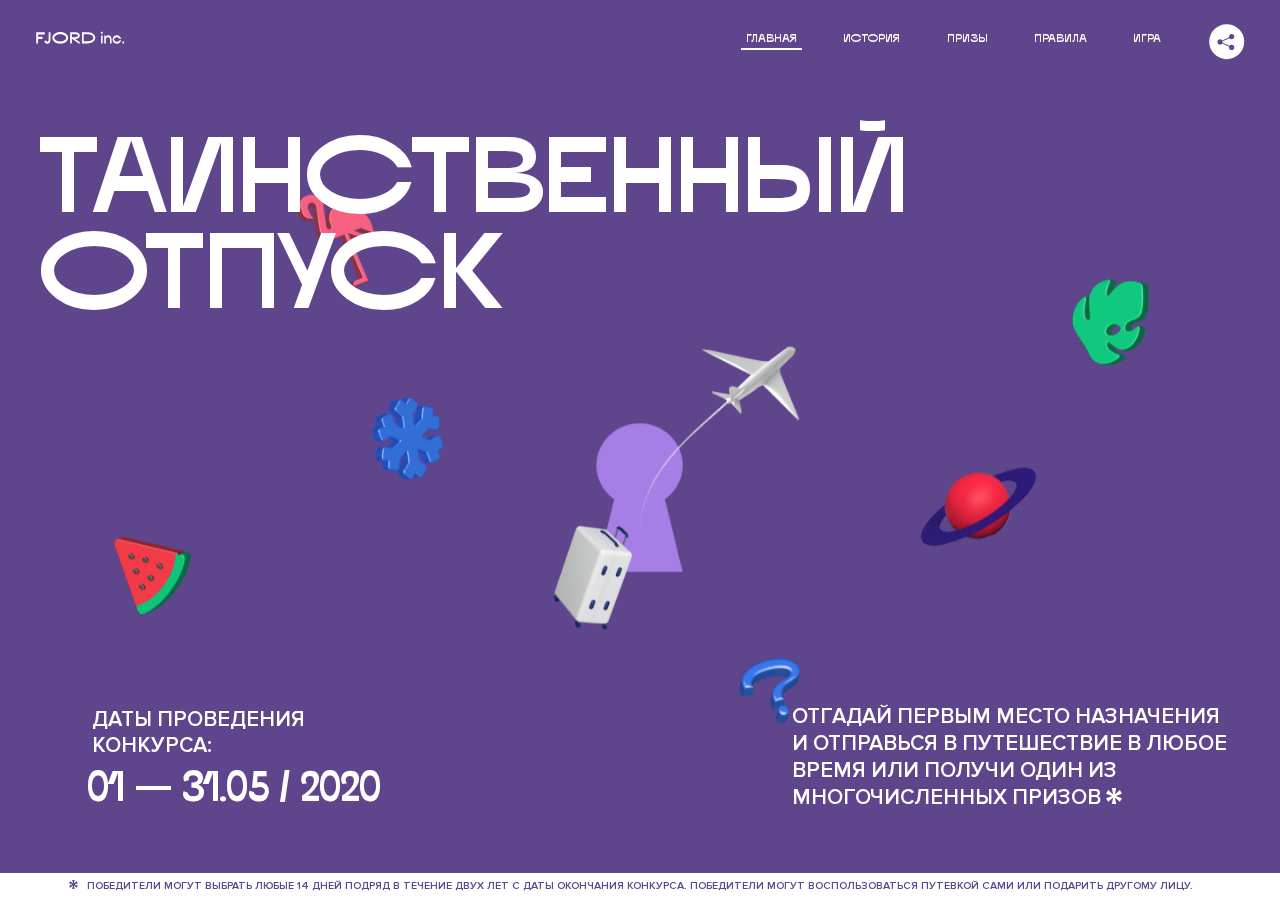
<file: 1/index.html>
<!DOCTYPE html>
<html lang="ru">
<head>
  <meta charset="UTF-8">
  <meta name="description" content="">
  <meta name="viewport" content="width=device-width, initial-scale=1.0">
  <meta http-equiv="X-UA-Compatible" content="ie=edge">
  <title>Mysterious Vacation</title>
<link href="css/style.min.css" rel="stylesheet">  <base href="https://htmlacademy-animation.github.io/171670-magic-vacation-1/1/">
</head>
<body>

  <header class="page-header js-header">
    <div class="page-header__wrapper">
      <a href="#" class="page-header__logo" aria-label="Перейти на страницу FJORD.Inc">
        <svg width="100" height="15" viewBox="0 0 100 15" fill="none" xmlns="http://www.w3.org/2000/svg">
          <path d="M0.26 1.4V14H2.276V8.906H7.334V6.44H2.276V3.848H9.872V1.4H0.26ZM12.733 14.36C15.127 14.36 16.243 12.65 16.243 9.5V1.4H14.263V8.96C14.263 11.21 13.723 11.876 12.733 11.876C11.833 11.876 11.473 11.3 11.347 10.58L9.36702 10.94C9.63702 13.046 10.663 14.36 12.733 14.36ZM18.3918 7.7C18.3918 11.372 22.3878 14.36 27.3198 14.36C32.2518 14.36 36.2478 11.372 36.2478 7.7C36.2478 4.028 32.2518 1.04 27.3198 1.04C22.3878 1.04 18.3918 4.028 18.3918 7.7ZM20.6058 7.7C20.6058 5.378 23.6118 3.524 27.3198 3.524C30.9918 3.524 33.9798 5.378 33.9798 7.7C33.9798 10.004 30.9918 11.858 27.3198 11.858C23.6118 11.858 20.6058 10.004 20.6058 7.7ZM40.403 14V8.906H40.799L49.079 14.702V12.38L44.039 8.906H44.201C47.999 8.906 49.277 7.304 49.277 5.162C49.277 3.092 47.999 1.4 44.201 1.4H38.387V14H40.403ZM43.535 3.722C45.785 3.722 47.045 4.136 47.045 5.432C47.045 6.764 45.785 7.034 43.535 7.034H40.403V3.722H43.535ZM51.6936 1.382V14H57.8676C62.7456 14 66.7236 11.534 66.7236 7.7C66.7236 3.848 62.7456 1.382 57.8676 1.382H51.6936ZM53.7096 11.624V3.722H57.5436C61.5396 3.722 64.4916 5.018 64.4916 7.7C64.4916 10.238 61.5396 11.624 57.5436 11.624H53.7096ZM73.1832 14.018H74.9832V5H73.1832V14.018ZM72.9132 1.976C72.9132 2.57 73.3992 3.092 74.0832 3.092C74.7492 3.092 75.2352 2.57 75.2352 1.976C75.2352 1.382 74.7672 0.805999 74.0832 0.805999C73.3812 0.805999 72.9132 1.382 72.9132 1.976ZM76.7867 14H78.5687V9.104C78.7487 8.006 79.5947 6.962 81.0887 6.962C82.1147 6.962 83.2667 7.448 83.2667 9.554V14H85.0487V9.014C85.0487 6.152 83.2307 4.73 81.3587 4.73C79.9187 4.73 79.0727 5.558 78.5687 6.854V5H76.7867V14ZM90.9898 14.27C93.5098 14.27 95.3818 12.506 95.7238 10.328H94.0498C93.7258 11.3 92.6998 12.02 90.9898 12.02C88.8478 12.02 87.7678 10.922 87.7678 9.59C87.7678 8.24 88.8478 6.962 90.9898 6.962C92.7538 6.962 93.7978 7.844 94.0858 8.924H95.7418C95.4358 6.71 93.6178 4.73 90.9898 4.73C88.0918 4.73 86.1298 7.124 86.1298 9.59C86.1298 12.074 88.1278 14.27 90.9898 14.27ZM97.0693 12.938C97.0693 13.658 97.5553 14.144 98.2753 14.144C98.9953 14.144 99.4813 13.658 99.4813 12.938C99.4813 12.2 98.9953 11.714 98.2753 11.714C97.5553 11.714 97.0693 12.2 97.0693 12.938Z" fill="currentColor"></path>
        </svg>
      </a>
      <button class="page-header__toggler js-menu-toggler" type="button" aria-label="Управление мобильным меню"><span>Меню</span></button>
      <nav class="page-header__nav">
        <div class="page-header__menu js-menu" id="menu">
          <ul>
            <li>
              <a class="js-menu-link active" href="#top" data-href="top">главная</a>
            </li>
            <li>
              <a class="js-menu-link" href="#story" data-href="story">история</a>
            </li>
            <li>
              <a class="js-menu-link" href="#prizes" data-href="prizes">призы</a>
            </li>
            <li>
              <a class="js-menu-link" href="#rules" data-href="rules">правила</a>
            </li>
            <li>
              <a class="js-menu-link" href="#game" data-href="game">игра</a>
            </li>
          </ul>
        </div>
        <div class="page-header__social">
          <div class="social-block js-social-block">
            <button class="social-block__toggler" aria-label="Управлять блоком с социальными кнопками">
              <svg width="26" height="22" viewBox="0 0 27 22" fill="none" xmlns="http://www.w3.org/2000/svg">
                <path d="M19.6721 7.43664C21.6273 7.43664 23.213 5.85095 23.213 3.89566C23.213 1.94037 21.6273 0.354675 19.6721 0.354675C17.7168 0.354675 16.1311 1.94037 16.1311 3.89566C16.1311 4.19968 16.1728 4.49178 16.2458 4.77345L7.21751 8.95527C6.57519 8.05214 5.52303 7.46049 4.33078 7.46049C2.37549 7.46049 0.789795 9.04618 0.789795 11.0015C0.789795 12.9568 2.37549 14.5425 4.33078 14.5425C5.52303 14.5425 6.57668 13.9508 7.21751 13.0477L16.2458 17.2295C16.1743 17.5112 16.1311 17.8033 16.1311 18.1073C16.1311 20.0626 17.7168 21.6483 19.6721 21.6483C21.6273 21.6483 23.213 20.0626 23.213 18.1073C23.213 16.152 21.6273 14.5663 19.6721 14.5663C18.4798 14.5663 17.4262 15.158 16.7853 16.0611L7.75701 11.8793C7.82854 11.5976 7.87176 11.3055 7.87176 11.0015C7.87176 10.6974 7.83003 10.4053 7.75701 10.1237L16.7853 5.94186C17.4262 6.84499 18.4783 7.43664 19.6721 7.43664Z" fill="currentColor"></path>
              </svg>
            </button>
            <ul class="social-block__list">
              <li>
                <a class="social-block__link social-block__link--fb" href="#" aria-label="Мы на Facebook">
                  <svg width="8" height="17" viewBox="0 0 8 17" fill="none" xmlns="http://www.w3.org/2000/svg">
                    <path d="M4.24646 16.9899H1.09275L1.05793 8.49828H0V5.30707H1.05793V3.81124C1.05793 1.42084 2.57654 0 5.21735 0H7.41758V3.18585H5.30841C4.28262 3.18585 4.2478 3.48582 4.2478 4.24914V5.30707H7.42964L7.16716 8.49828H4.2478V16.9899H4.24646Z" fill="currentColor"></path>
                  </svg>
                </a>
              </li>
              <li>
                <a class="social-block__link social-block__link--insta" href="#" aria-label="Мы в Instagram">
                  <svg width="15" height="15" viewBox="0 0 15 15" fill="none" xmlns="http://www.w3.org/2000/svg">
                    <path d="M11.0197 0H4.19806C2.14246 0 0.471191 1.66993 0.471191 3.72285V10.5499C0.471191 12.6082 2.14112 14.2727 4.19806 14.2727H11.0197C13.0753 14.2727 14.7466 12.6082 14.7466 10.5499V3.72285C14.7466 1.67127 13.0753 0 11.0197 0ZM11.0197 12.4849H4.19806C3.13076 12.4849 2.26432 11.6158 2.26432 10.5512V3.72419C2.26432 2.65956 3.13076 1.79715 4.19806 1.79715H11.0197C12.087 1.79715 12.9535 2.6609 12.9535 3.72419V10.5512C12.9535 11.6145 12.087 12.4849 11.0197 12.4849Z" fill="currentColor"></path>
                    <path d="M7.60887 3.11084C5.38989 3.11084 3.58203 4.9187 3.58203 7.14036C3.58203 9.35532 5.38989 11.1645 7.60887 11.1645C9.83053 11.1645 11.6357 9.35666 11.6357 7.14036C11.6357 4.9187 9.83053 3.11084 7.60887 3.11084ZM7.60887 9.36871C6.37551 9.36871 5.37784 8.37372 5.37784 7.14036C5.37784 5.90699 6.37551 4.90665 7.60887 4.90665C8.83822 4.90665 9.84259 5.90833 9.84259 7.14036C9.84392 8.37238 8.83822 9.36871 7.60887 9.36871Z" fill="currentColor"></path>
                    <path d="M11.3573 2.35962C10.8256 2.35962 10.3931 2.79752 10.3931 3.32381C10.3931 3.85546 10.8256 4.29336 11.3573 4.29336C11.8862 4.29336 12.3215 3.85546 12.3215 3.32381C12.3215 2.79752 11.8862 2.35962 11.3573 2.35962Z" fill="currentColor"></path>
                  </svg>
                </a>
              </li>
              <li>
                <a class="social-block__link social-block__link--vk" href="#" aria-label="Мы ВКонтакте">
                  <svg width="17" height="10" viewBox="0 0 17 10" fill="none" xmlns="http://www.w3.org/2000/svg">
                    <path d="M14.1234 4.9002C14.1234 4.9002 16.3623 1.72708 16.5866 0.680242C16.6595 0.312285 16.4947 0.103188 16.1069 0.103188C16.1069 0.103188 14.8193 0.103188 14.168 0.103188C13.7235 0.103188 13.5587 0.293278 13.4235 0.579768C13.4235 0.579768 12.3724 2.82553 11.0969 4.24712C10.6861 4.70333 10.4781 4.84318 10.2511 4.84318C10.0646 4.84318 9.98625 4.6911 9.98625 4.27834V0.649016C9.98625 0.147997 9.92545 0.00135496 9.5066 0.00135496H6.39628C6.15578 0.00135496 6.0085 0.134417 6.0085 0.324506C6.0085 0.801084 6.73406 0.908351 6.73406 2.20231V4.87305C6.73406 5.40529 6.70569 5.61575 6.45303 5.61575C5.78016 5.61575 4.19528 3.30618 3.30623 0.678887C3.12923 0.145282 2.93737 0 2.43475 0H0.486409C0.205373 0 0 0.190085 0 0.476576C0 0.991172 0.60666 3.40801 2.99277 6.64358C4.59927 8.8201 6.70569 10 8.60269 10C9.76196 10 10.0416 9.80312 10.0416 9.31432V7.63883C10.0416 7.22607 10.2065 7.04956 10.4429 7.04956C10.7078 7.04956 11.1847 7.13238 12.2805 8.22268C13.5843 9.47862 13.6762 10 14.3896 10H16.5676C16.7919 10 17 9.89273 17 9.52342C17 9.02919 16.3623 8.15343 15.384 7.10659C14.9801 6.56755 14.3302 5.98914 14.1248 5.72301C13.8275 5.40801 13.9154 5.23014 14.1234 4.9002Z" fill="currentColor"></path>
                  </svg>
                </a>
              </li>
            </ul>
          </div>
        </div>
      </nav>
    </div>
  </header>

  <main class="page-content">

    <section class="animation-screen"></section>

    <section class="screen screen--hidden screen--intro" id="top">
      <div class="screen__wrapper">
        <div class="intro">
          <h1 class="intro__title">Таинственный отпуск</h1>
          <div class="intro__content">
            <div class="intro__info">
              <p class="intro__label">Даты проведения конкурса:</p>
              <p class="intro__date">01 — 31.05 / 2020</p>
            </div>
            <div class="intro__message">
              <p>
                Отгадай первым место назначения и&nbsp;отправься в&nbsp;путешествие в&nbsp;любое время или получи один из многочисленных призов
                <svg width="16" height="16" viewBox="0 0 10 10" fill="none" xmlns="http://www.w3.org/2000/svg">
                  <path d="M0 6.35337L3.90271 4.99012L0 3.64663L1.34615 1.32374L4.44287 4.01073L3.67364 0H6.34615L5.57692 4.01073L8.65385 1.32374L10 3.64663L6.13405 4.99012L10 6.35337L8.65385 8.65651L5.57692 5.98927L6.34615 10H3.67364L4.44287 5.96952L1.34615 8.65651L0 6.35337Z" fill="currentColor"></path>
                </svg>
              </p>
            </div>
          </div>
        </div>
      </div>
      <div class="screen__footer js-footer">
        <button class="screen__footer-enlarge js-footer-toggler" type="button" aria-label="Показать сообщение">
          <svg width="10" height="10" viewBox="0 0 10 10" fill="none" xmlns="http://www.w3.org/2000/svg">
            <path d="M0 6.35337L3.90271 4.99012L0 3.64663L1.34615 1.32374L4.44287 4.01073L3.67364 0H6.34615L5.57692 4.01073L8.65385 1.32374L10 3.64663L6.13405 4.99012L10 6.35337L8.65385 8.65651L5.57692 5.98927L6.34615 10H3.67364L4.44287 5.96952L1.34615 8.65651L0 6.35337Z" fill="currentColor"></path>
          </svg>
        </button>
        <button class="screen__footer-collapse js-footer-toggler" type="button" aria-label="Скрыть сообщение">
          <svg width="13" height="13" viewBox="0 0 13 13" fill="none" xmlns="http://www.w3.org/2000/svg">
            <line x1="12.3536" y1="0.353553" x2="0.738349" y2="11.9688" stroke="currentColor"></line>
            <line x1="0.738319" y1="0.539925" x2="12.3535" y2="12.1551" stroke="currentColor"></line>
          </svg>
        </button>
        <div class="screen__footer-wrapper">
          <div class="screen__footer-announce">
            <p class="screen__footer-label">Даты проведения конкурса:</p>
            <p class="screen__footer-date">01 — 31.05 / 2020</p>
          </div>
          <div class="screen__footer-note">
            <p>
              <svg width="10" height="10" viewBox="0 0 10 10" fill="none" xmlns="http://www.w3.org/2000/svg">
                <path d="M0 6.35337L3.90271 4.99012L0 3.64663L1.34615 1.32374L4.44287 4.01073L3.67364 0H6.34615L5.57692 4.01073L8.65385 1.32374L10 3.64663L6.13405 4.99012L10 6.35337L8.65385 8.65651L5.57692 5.98927L6.34615 10H3.67364L4.44287 5.96952L1.34615 8.65651L0 6.35337Z" fill="currentColor"></path>
              </svg>
              <span>Победители могут выбрать любые 14 дней подряд в&nbsp;течение двух лет с&nbsp;даты окончания конкурса. Победители могут воспользоваться путевкой сами или подарить другому лицу.</span>
            </p>
          </div>
        </div>
      </div>
    </section>

    <section class="screen screen--hidden screen--story" id="story">

      <div class="slider swiper-container js-slider">

        <div class="swiper-wrapper">

          <div class="slider__item swiper-slide">
            <h2 class="slider__item-title">История</h2>
            <p class="slider__item-text">Джеймс Таргет был основателем компании &laquo;Fjord Inc.&raquo;. С&nbsp;1965 года &laquo;Fjord Inc.&raquo; прославилась надёжными и&nbsp;удобными чемоданами и&nbsp;аксессуарами для туристов.</p>
          </div>

          <div class="slider__item swiper-slide">
            <p class="slider__item-text">Когда Джеймсу было 7&nbsp;лет, в&nbsp;их&nbsp;доме гостил дядюшка и&nbsp;развлекал детей рассказами о&nbsp;своей поездке в&nbsp;место, показавшееся малышу Таргету невероятным. Тогда Джеймс решил, что однажды посетит его, но&nbsp;не&nbsp;будет рассказывать о&nbsp;мечте, пока не&nbsp;осуществит.</p>
          </div>

          <div class="slider__item swiper-slide">
            <p class="slider__item-text">Джеймс Таргет стал увлеченным путешественником. Он&nbsp;посетил 5&nbsp;континентов, 126&nbsp;стран.</p>
          </div>

          <div class="slider__item swiper-slide">
            <p class="slider__item-text">Он&nbsp;сплавлялся по&nbsp;Амазонке и&nbsp;погружался в&nbsp;пещеры Франции, медитировал в&nbsp;горах Тибета и&nbsp;пожимал руку вождя племени Акугауа.</p>
          </div>

          <div class="slider__item swiper-slide">
            <p class="slider__item-text">Из&nbsp;своих поездок Джеймс Таргет привозил идеи, как сделать свои чемоданы &laquo;Fjord Inc.&raquo; удобными и&nbsp;приспособленными к&nbsp;разным дорожным условиям.</p>
          </div>

          <div class="slider__item swiper-slide">
            <p class="slider__item-text">Всё это время Джеймс не&nbsp;оставлял идею поездки своей мечты. Однако, как только он&nbsp;брался за&nbsp;планирование, возникали препятствия, не&nbsp;позволяющие отправиться туда.</p>
          </div>

          <div class="slider__item swiper-slide">
            <p class="slider__item-text">В&nbsp;возрасте 67&nbsp;лет Джеймс Таргет попал под лавину и&nbsp;погиб. В&nbsp;своём завещании он&nbsp;поручил отправить в&nbsp;заветное путешествие трёх смельчаков, единых с&nbsp;ним духом.</p>
          </div>

          <div class="slider__item swiper-slide">
            <p class="slider__item-text">Тех, кто сможет узнать таинственное место, задавая вопросы специально обученному ИИ&nbsp;&laquo;Соне&raquo;, ждет фантастическое путешествие.</p>
          </div>
        </div>
        <div class="slider__controls">
          <button class="slider__control slider__control--prev js-control-prev" type="button" aria-label="Показать предыдущую историю">
            <svg width="12" height="22" viewBox="0 0 12 22" fill="none" xmlns="http://www.w3.org/2000/svg">
              <path d="M11 1L1 11L11 21" stroke="currentColor" stroke-width="2" stroke-linejoin="round"></path>
            </svg>
          </button>
          <button class="slider__control slider__control--next js-control-next" type="button" aria-label="Показать следующую историю">
            <svg width="12" height="22" viewBox="0 0 12 22" fill="none" xmlns="http://www.w3.org/2000/svg">
              <path d="M1 1L11 11L1 21" stroke="currentColor" stroke-width="2" stroke-linejoin="round"></path>
            </svg>
          </button>
        </div>
        <div class="slider__pagination swiper-pagination"></div>
      </div>
    </section>

    <section class="screen screen--hidden screen--prizes" id="prizes">
      <div class="screen__wrapper">
        <div class="prizes">
          <h2 class="prizes__title">ПРизы</h2>
          <div class="prizes__lead">
            <p>Найди ответ и&nbsp;получи один из&nbsp;призов:</p>
          </div>
          <ul class="prizes__list">
            <li class="prizes__item prizes__item--journeys">
              <div class="prizes__icon">
                <picture>
                  <source srcset="img/prize1-mob.svg" media="(orientation: portrait)">
                  <img src="img/prize1.svg" alt="">
                </picture>
              </div>
              <p class="prizes__desc">
                <b>3</b>
                <span>загадочных путешествия</span>
              </p>
            </li>
            <li class="prizes__item prizes__item--cases">
              <div class="prizes__icon">
                <picture>
                  <source srcset="img/prize2-mob.svg" media="(orientation: portrait)">
                  <img src="img/prize2.svg" alt="">
                </picture>
              </div>
              <p class="prizes__desc">
                <b>7</b>
                <span>надежных чемоданов</span>
              </p>
            </li>
            <li class="prizes__item prizes__item--codes">
              <div class="prizes__icon">
                <picture>
                  <source srcset="img/prize3-mob.svg" media="(orientation: portrait)">
                  <img src="img/prize3.svg" alt="">
                </picture>
              </div>
              <p class="prizes__desc">
                <b>900</b>
                <span>
                  промокодов на&nbsp;скидку 15%
                  <svg width="10" height="10" viewBox="0 0 10 10" fill="none" xmlns="http://www.w3.org/2000/svg">
                    <path d="M0 6.35337L3.90271 4.99012L0 3.64663L1.34615 1.32374L4.44287 4.01073L3.67364 0H6.34615L5.57692 4.01073L8.65385 1.32374L10 3.64663L6.13405 4.99012L10 6.35337L8.65385 8.65651L5.57692 5.98927L6.34615 10H3.67364L4.44287 5.96952L1.34615 8.65651L0 6.35337Z" fill="currentColor"></path>
                  </svg>
                </span>
              </p>
            </li>
          </ul>
        </div>
      </div>
      <div class="screen__footer js-footer">
        <button class="screen__footer-enlarge js-footer-toggler" type="button" aria-label="Показать сообщение">
          <svg width="10" height="10" viewBox="0 0 10 10" fill="none" xmlns="http://www.w3.org/2000/svg">
            <path d="M0 6.35337L3.90271 4.99012L0 3.64663L1.34615 1.32374L4.44287 4.01073L3.67364 0H6.34615L5.57692 4.01073L8.65385 1.32374L10 3.64663L6.13405 4.99012L10 6.35337L8.65385 8.65651L5.57692 5.98927L6.34615 10H3.67364L4.44287 5.96952L1.34615 8.65651L0 6.35337Z" fill="currentColor"></path>
          </svg>
        </button>
        <button class="screen__footer-collapse js-footer-toggler" type="button" aria-label="Скрыть сообщение">
          <svg width="13" height="13" viewBox="0 0 13 13" fill="none" xmlns="http://www.w3.org/2000/svg">
            <line x1="12.3536" y1="0.353553" x2="0.738349" y2="11.9688" stroke="currentColor"></line>
            <line x1="0.738319" y1="0.539925" x2="12.3535" y2="12.1551" stroke="currentColor"></line>
          </svg>
        </button>
        <div class="screen__footer-wrapper">
          <div class="screen__footer-announce">
            <p class="screen__footer-label">Даты проведения конкурса:</p>
            <p class="screen__footer-date">01 — 31.05 / 2020</p>
          </div>
          <div class="screen__footer-note">
            <p>
              <svg width="10" height="10" viewBox="0 0 10 10" fill="none" xmlns="http://www.w3.org/2000/svg">
                <path d="M0 6.35337L3.90271 4.99012L0 3.64663L1.34615 1.32374L4.44287 4.01073L3.67364 0H6.34615L5.57692 4.01073L8.65385 1.32374L10 3.64663L6.13405 4.99012L10 6.35337L8.65385 8.65651L5.57692 5.98927L6.34615 10H3.67364L4.44287 5.96952L1.34615 8.65651L0 6.35337Z" fill="currentColor"></path>
              </svg>
              <span>Скидка&nbsp;15% на&nbsp;единоразовое приобретение путёвки с&nbsp;1&nbsp;июня 2020 по&nbsp;31&nbsp;мая 2022&nbsp;года. Суммируется с&nbsp;другими акциями</span>
            </p>
          </div>
        </div>
      </div>
    </section>

    <section class="screen screen--hidden screen--rules" id="rules">
      <div class="screen__wrapper">
        <div class="rules">
          <h2 class="rules__title">Правила</h2>
          <div class="rules__lead">
            <p>Для того чтобы получить наследство Джеймса Таргета, тебе нужно выведать у&nbsp;&laquo;Сони&raquo;, куда предстоит отправиться тебе в&nbsp;случае победы</p>
          </div>
          <ol class="rules__list">
            <li class="rules__item">
              <p>Тебе отводится <br>5&nbsp;минут</p>
            </li>
            <li class="rules__item">
              <p>Задавай любые вопросы в&nbsp;текстовом поле</p>
            </li>
            <li class="rules__item">
              <p>Нажимай кнопку &laquo;Узнать&raquo;, чтобы получить ответ</p>
            </li>
            <li class="rules__item">
              <p>&laquo;Соня&raquo; может отвечать только&nbsp;Да или Нет</p>
            </li>
          </ol>
          <a href="#game" class="rules__link btn">Погнали!</a>
        </div>
      </div>
      <div class="screen__disclaimer">
        <div class="disclaimer">
          <ul>
            <li>
              <a href="#">Правовая информация</a>
            </li>
            <li>
              <a href="#">Подробные правила</a>
            </li>
          </ul>
        </div>
      </div>
    </section>

    <section class="screen screen--hidden screen--game" id="game">
      <div class="screen__wrapper">
        <div class="game">
          <div class="game__header">
            <h2 class="game__title">Игра</h2>
            <div class="game__counter">
              <span>05</span>:<span>00</span>
            </div>
          </div>
          <div class="game__body">
            <div class="chat">
              <div class="chat__body js-chat">
                <ul class="chat__list" id="messages"></ul>
              </div>
              <div class="chat__footer">
                <form action="#" method="post" class="form" id="message-form">
                  <label for="message-field" class="visually-hidden">Поле для ввода вопроса</label>
                  <input type="text" class="form__field" id="message-field">
                  <button class="form__button btn">
                    Узнать
                    <svg width="18" height="19" viewBox="0 0 18 19" fill="none" xmlns="http://www.w3.org/2000/svg">
                      <path stroke="currentColor" stroke-width="2" d="M9 19V1"></path>
                      <path d="M1 9l8-8 8 8" stroke="currentColor" stroke-width="2" stroke-linejoin="round"></path>
                    </svg>
                  </button>
                </form>
              </div>
            </div>
          </div>
          <!-- временные кнопки для показа результата -->
          <div class="game__buttons">
            <button class="game__button btn js-show-result" type="button" data-target="result">Положительный результат</button>
            <button class="game__button btn js-show-result" type="button" data-target="result2">Положительный результат - 2</button>
            <button class="game__button btn js-show-result" type="button" data-target="result3">Отрицательный результат</button>
          </div>
        </div>
      </div>
    </section>

    <section class="screen screen--hidden screen--result" id="result">
      <div class="screen__wrapper">
        <div class="result result--trip">
          <div class="result__image">
            <picture>
              <source srcset="img/result1-mob.png 1x, img/result1-mob@2x.png 2x" media="(max-width: 768px) and (orientation: portrait)">
              <img src="img/result1.png" srcset="img/result1@2x.png 2x" alt="">
            </picture>
          </div>
          <h2 class="result__title">
            <span class="visually-hidden">ПОбеда!</span>
            <svg xmlns="http://www.w3.org/2000/svg" viewBox="0 0 568.85 109.24">
              <path d="M16,24.44V92H2.6V8H75V92H61.52V24.44H16Z" transform="translate(-2.1 -1.5)" fill="none" stroke="currentColor"></path>
              <path d="M148.76,5.6c32.88,0,59.52,19.92,59.52,44.4s-26.64,44.4-59.52,44.4S89.24,74.48,89.24,50,115.88,5.6,148.76,5.6Zm0,72.12c24.48,0,44.4-12.36,44.4-27.72s-19.92-27.84-44.4-27.84C124,22.16,104,34.52,104,50S124,77.72,148.76,77.72Z" transform="translate(-2.1 -1.5)" fill="none" stroke="currentColor"></path>
              <path d="M287.36,8V24.44H236v14.4h25.32c25.44,0,34,11.16,34,26.52,0,15.6-8.52,26.64-34,26.64H222.56V8h64.8ZM256.88,76.52c15.12,0,23.52-2,23.52-11.52S272,54.44,256.88,54.44H236V76.52h20.88Z" transform="translate(-2.1 -1.5)" fill="none" stroke="currentColor"></path>
              <path d="M371.47,8V24.44H320.84V41.6h33.6V58h-33.6V75.56h50.64V92H307.4V8h64.08Z" transform="translate(-2.1 -1.5)" fill="none" stroke="currentColor"></path>
              <path d="M382.39,110.24V75.56h7.44c4.56-4.68,7.8-18.36,8.76-56L399,8h48.6V75.56h10v34.68H442.87V92H397v18.24H382.39Zm51.72-34.68V24.44H411.55v3.12c-0.48,22.44-3.24,37.68-7.2,48h29.76Z" transform="translate(-2.1 -1.5)" fill="none" stroke="currentColor"></path>
              <path d="M463.75,92l28-84h27.12l28.08,84H533.47l-7.8-23.52h-37.8L480.07,92H463.75Zm56.64-40L507,11.84,493.51,52h26.88Z" transform="translate(-2.1 -1.5)" fill="none" stroke="currentColor"></path>
              <path d="M554.12,70.4L555.55,2H569l1.44,68.4H554.12Zm8.28,6.36c4.8,0,8,3.24,8,8.16a8,8,0,1,1-16.08,0C554.35,80,557.59,76.76,562.39,76.76Z" transform="translate(-2.1 -1.5)" fill="none" stroke="currentColor"></path>
            </svg>
          </h2>
          <div class="result__text">
            <p>ты&nbsp;отправляешься в&nbsp;Арктику!</p>
          </div>
          <div class="result__form">
            <form action="#" method="post" class="form form--result">
              <label for="email-field" class="form__label">зарегистрируй результат</label>
              <input type="email" class="form__field" id="email-field" placeholder="e-mail для регистации результата и получения приза" required="">
              <button class="form__button btn">
                отправить
                <svg width="18" height="19" viewBox="0 0 18 19" fill="none" xmlns="http://www.w3.org/2000/svg">
                  <path stroke="currentColor" stroke-width="2" d="M9 19V1"></path>
                  <path d="M1 9l8-8 8 8" stroke="currentColor" stroke-width="2" stroke-linejoin="round"></path>
                </svg>
              </button>
            </form>
          </div>
        </div>
      </div>
    </section>

    <section class="screen screen--hidden screen--result" id="result2">
      <div class="screen__wrapper">
        <div class="result result--prize">
          <div class="result__image">
            <picture>
              <source srcset="img/result2-mob.png 1x, img/result2-mob@2x.png 2x" media="(max-width: 768px) and (orientation: portrait)">
              <img src="img/result2.png" srcset="img/result2@2x.png 2x" alt="">
            </picture>
          </div>
          <h2 class="result__title">
            <span class="visually-hidden">ПОбеда!</span>
            <svg xmlns="http://www.w3.org/2000/svg" viewBox="0 0 568.85 109.24">
              <path d="M16,24.44V92H2.6V8H75V92H61.52V24.44H16Z" transform="translate(-2.1 -1.5)" fill="none" stroke="currentColor"></path>
              <path d="M148.76,5.6c32.88,0,59.52,19.92,59.52,44.4s-26.64,44.4-59.52,44.4S89.24,74.48,89.24,50,115.88,5.6,148.76,5.6Zm0,72.12c24.48,0,44.4-12.36,44.4-27.72s-19.92-27.84-44.4-27.84C124,22.16,104,34.52,104,50S124,77.72,148.76,77.72Z" transform="translate(-2.1 -1.5)" fill="none" stroke="currentColor"></path>
              <path d="M287.36,8V24.44H236v14.4h25.32c25.44,0,34,11.16,34,26.52,0,15.6-8.52,26.64-34,26.64H222.56V8h64.8ZM256.88,76.52c15.12,0,23.52-2,23.52-11.52S272,54.44,256.88,54.44H236V76.52h20.88Z" transform="translate(-2.1 -1.5)" fill="none" stroke="currentColor"></path>
              <path d="M371.47,8V24.44H320.84V41.6h33.6V58h-33.6V75.56h50.64V92H307.4V8h64.08Z" transform="translate(-2.1 -1.5)" fill="none" stroke="currentColor"></path>
              <path d="M382.39,110.24V75.56h7.44c4.56-4.68,7.8-18.36,8.76-56L399,8h48.6V75.56h10v34.68H442.87V92H397v18.24H382.39Zm51.72-34.68V24.44H411.55v3.12c-0.48,22.44-3.24,37.68-7.2,48h29.76Z" transform="translate(-2.1 -1.5)" fill="none" stroke="currentColor"></path>
              <path d="M463.75,92l28-84h27.12l28.08,84H533.47l-7.8-23.52h-37.8L480.07,92H463.75Zm56.64-40L507,11.84,493.51,52h26.88Z" transform="translate(-2.1 -1.5)" fill="none" stroke="currentColor"></path>
              <path d="M554.12,70.4L555.55,2H569l1.44,68.4H554.12Zm8.28,6.36c4.8,0,8,3.24,8,8.16a8,8,0,1,1-16.08,0C554.35,80,557.59,76.76,562.39,76.76Z" transform="translate(-2.1 -1.5)" fill="none" stroke="currentColor"></path>
            </svg>
          </h2>
          <div class="result__text">
            <p>чемодан &laquo;Fjord&nbsp;Inc.&raquo;&nbsp;твой</p>
          </div>
          <div class="result__form">
            <form action="#" method="post" class="form form--result">
              <label for="email-field2" class="form__label">зарегистрируй результат</label>
              <input type="email" class="form__field" id="email-field2" placeholder="e-mail для регистации результата и получения приза" required="">
              <button class="form__button btn">
                отправить
                <svg width="18" height="19" viewBox="0 0 18 19" fill="none" xmlns="http://www.w3.org/2000/svg">
                  <path stroke="currentColor" stroke-width="2" d="M9 19V1"></path>
                  <path d="M1 9l8-8 8 8" stroke="currentColor" stroke-width="2" stroke-linejoin="round"></path>
                </svg>
              </button>
            </form>
          </div>
        </div>
      </div>
    </section>

    <section class="screen screen--hidden screen--result" id="result3">
      <div class="screen__wrapper">
        <div class="result result--negative">
          <div class="result__image">
            <picture>
              <source srcset="img/result3-mob.png 1x, img/result3-mob@2x.png 2x" media="(max-width: 768px) and (orientation: portrait)">
              <img src="img/result3.png" srcset="img/result3@2x.png 2x" alt="">
            </picture>
          </div>
          <h2 class="result__title">
            <span class="visually-hidden">Не угадал!</span>
            <svg xmlns="http://www.w3.org/2000/svg" viewBox="0 0 660.77 109.24">
              <path d="M2.66,92V8H16.1V42.2H53.3V8H66.74V92H53.3V58.64H16.1V92H2.66Z" transform="translate(-2.16 -1.5)" fill="none" stroke="currentColor"></path>
              <path d="M147.62,8V24.44H97V41.6h33.6V58H97V75.56h50.64V92H83.54V8h64.08Z" transform="translate(-2.16 -1.5)" fill="none" stroke="currentColor"></path>
              <path d="M199.22,8l20.52,42.36L235.34,8h16.44l-31,84H204.38l9.48-25.92L185.78,8h13.44Z" transform="translate(-2.16 -1.5)" fill="none" stroke="currentColor"></path>
              <path d="M273.74,24.44V92H260.3V8h50.16V24.44H273.74Z" transform="translate(-2.16 -1.5)" fill="none" stroke="currentColor"></path>
              <path d="M307.1,92l28-84h27.12l28.08,84H376.82L369,68.48h-37.8L323.42,92H307.1Zm56.64-40L350.3,11.84,336.86,52h26.88Z" transform="translate(-2.16 -1.5)" fill="none" stroke="currentColor"></path>
              <path d="M396.38,110.24V75.56h7.44c4.56-4.68,7.8-18.36,8.76-56L412.94,8h48.6V75.56h10v34.68H456.86V92H411v18.24H396.38ZM448.1,75.56V24.44H425.54v3.12c-0.48,22.44-3.24,37.68-7.2,48H448.1Z" transform="translate(-2.16 -1.5)" fill="none" stroke="currentColor"></path>
              <path d="M477.74,92l28-84h27.12L560.9,92H547.46l-7.8-23.52h-37.8L494.06,92H477.74Zm56.64-40-13.44-40.2L507.5,52h26.88Z" transform="translate(-2.16 -1.5)" fill="none" stroke="currentColor"></path>
              <path d="M568.7,76.88a13.77,13.77,0,0,0,5,1c6.6,0,10.44-6.24,12-58.32L586.22,8h46.2V92H619V24.44H598.82l-0.12,3.12C597.14,81,589,94.4,573.74,94.4a28.55,28.55,0,0,1-6.72-.84Z" transform="translate(-2.16 -1.5)" fill="none" stroke="currentColor"></path>
              <path d="M646.1,70.4L647.54,2H661l1.44,68.4H646.1Zm8.28,6.36c4.8,0,8,3.24,8,8.16a8,8,0,0,1-16.08,0C646.34,80,649.58,76.76,654.38,76.76Z" transform="translate(-2.16 -1.5)" fill="none" stroke="currentColor"></path>
            </svg>
          </h2>
          <button class="result__button js-play" type="button">
            не сдавайся!
            <span>
              <svg width="27" height="22" viewBox="0 0 27 22" fill="none" xmlns="http://www.w3.org/2000/svg">
                <path d="M10.6899 1.47998C5.42992 1.47998 1.16992 5.73998 1.16992 11C1.16992 16.26 5.42992 20.52 10.6899 20.52C15.9499 20.52 20.2099 16.26 20.2099 11V7.13998" stroke="currentColor" stroke-width="2" stroke-miterlimit="10"></path>
                <path d="M15.1099 12.5099L20.1499 7.13989L25.3099 12.6299" stroke="currentColor" stroke-width="2" stroke-miterlimit="10" stroke-linejoin="round"></path>
              </svg>
            </span>
          </button>
        </div>
      </div>
    </section>

  </main>

<script src="js/script.js"></script></body>
</html>
</file>
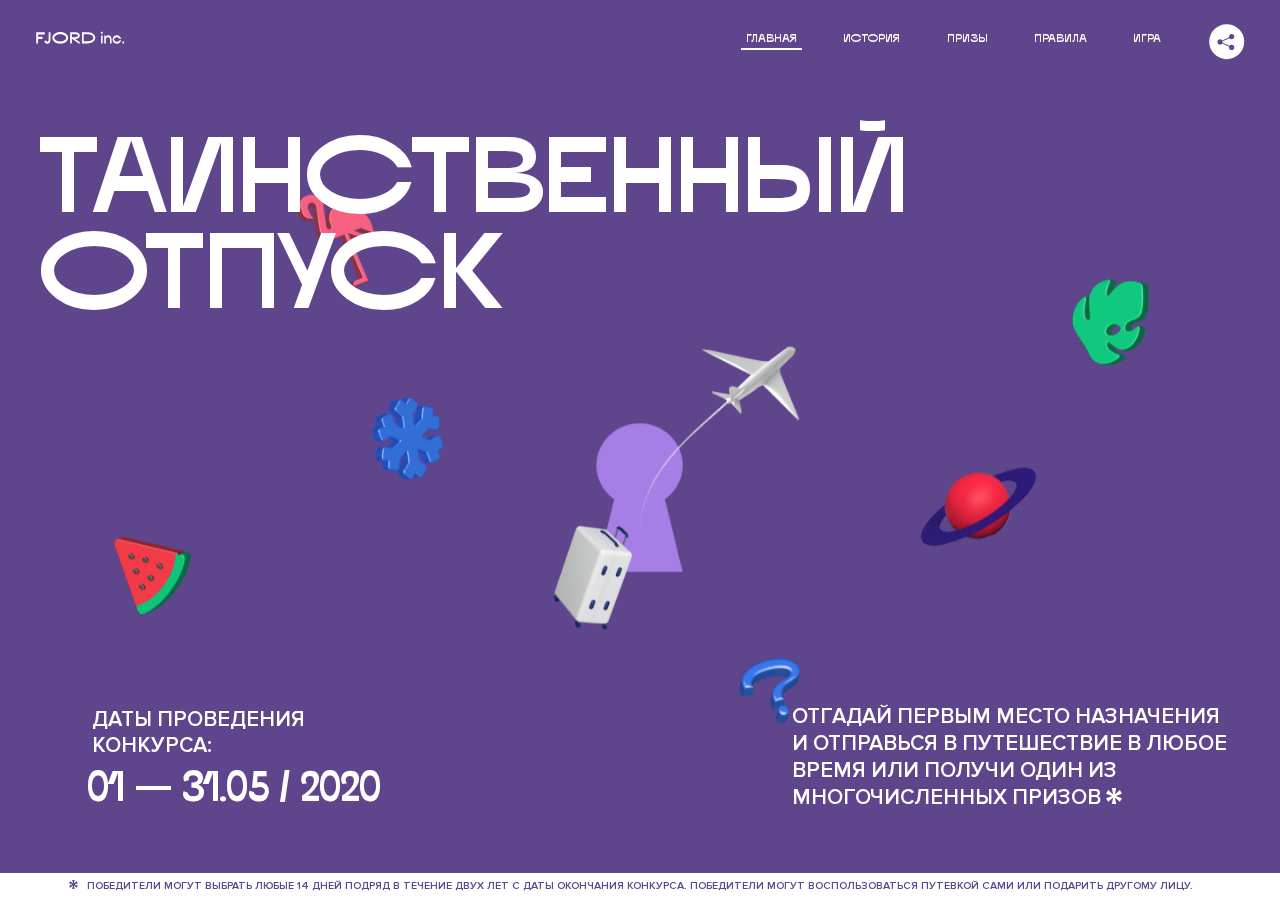
<file: 2/index.html>
<!DOCTYPE html>
<html lang="ru">
<head>
  <meta charset="UTF-8">
  <meta name="description" content="">
  <meta name="viewport" content="width=device-width, initial-scale=1.0">
  <meta http-equiv="X-UA-Compatible" content="ie=edge">
  <title>Mysterious Vacation</title>
<link href="css/style.min.css" rel="stylesheet">  <base href="https://htmlacademy-animation.github.io/171670-magic-vacation-1/2/">
</head>
<body>

  <header class="page-header js-header">
    <div class="page-header__wrapper">
      <a href="#" class="page-header__logo" aria-label="Перейти на страницу FJORD.Inc">
        <svg width="100" height="15" viewBox="0 0 100 15" fill="none" xmlns="http://www.w3.org/2000/svg">
          <path d="M0.26 1.4V14H2.276V8.906H7.334V6.44H2.276V3.848H9.872V1.4H0.26ZM12.733 14.36C15.127 14.36 16.243 12.65 16.243 9.5V1.4H14.263V8.96C14.263 11.21 13.723 11.876 12.733 11.876C11.833 11.876 11.473 11.3 11.347 10.58L9.36702 10.94C9.63702 13.046 10.663 14.36 12.733 14.36ZM18.3918 7.7C18.3918 11.372 22.3878 14.36 27.3198 14.36C32.2518 14.36 36.2478 11.372 36.2478 7.7C36.2478 4.028 32.2518 1.04 27.3198 1.04C22.3878 1.04 18.3918 4.028 18.3918 7.7ZM20.6058 7.7C20.6058 5.378 23.6118 3.524 27.3198 3.524C30.9918 3.524 33.9798 5.378 33.9798 7.7C33.9798 10.004 30.9918 11.858 27.3198 11.858C23.6118 11.858 20.6058 10.004 20.6058 7.7ZM40.403 14V8.906H40.799L49.079 14.702V12.38L44.039 8.906H44.201C47.999 8.906 49.277 7.304 49.277 5.162C49.277 3.092 47.999 1.4 44.201 1.4H38.387V14H40.403ZM43.535 3.722C45.785 3.722 47.045 4.136 47.045 5.432C47.045 6.764 45.785 7.034 43.535 7.034H40.403V3.722H43.535ZM51.6936 1.382V14H57.8676C62.7456 14 66.7236 11.534 66.7236 7.7C66.7236 3.848 62.7456 1.382 57.8676 1.382H51.6936ZM53.7096 11.624V3.722H57.5436C61.5396 3.722 64.4916 5.018 64.4916 7.7C64.4916 10.238 61.5396 11.624 57.5436 11.624H53.7096ZM73.1832 14.018H74.9832V5H73.1832V14.018ZM72.9132 1.976C72.9132 2.57 73.3992 3.092 74.0832 3.092C74.7492 3.092 75.2352 2.57 75.2352 1.976C75.2352 1.382 74.7672 0.805999 74.0832 0.805999C73.3812 0.805999 72.9132 1.382 72.9132 1.976ZM76.7867 14H78.5687V9.104C78.7487 8.006 79.5947 6.962 81.0887 6.962C82.1147 6.962 83.2667 7.448 83.2667 9.554V14H85.0487V9.014C85.0487 6.152 83.2307 4.73 81.3587 4.73C79.9187 4.73 79.0727 5.558 78.5687 6.854V5H76.7867V14ZM90.9898 14.27C93.5098 14.27 95.3818 12.506 95.7238 10.328H94.0498C93.7258 11.3 92.6998 12.02 90.9898 12.02C88.8478 12.02 87.7678 10.922 87.7678 9.59C87.7678 8.24 88.8478 6.962 90.9898 6.962C92.7538 6.962 93.7978 7.844 94.0858 8.924H95.7418C95.4358 6.71 93.6178 4.73 90.9898 4.73C88.0918 4.73 86.1298 7.124 86.1298 9.59C86.1298 12.074 88.1278 14.27 90.9898 14.27ZM97.0693 12.938C97.0693 13.658 97.5553 14.144 98.2753 14.144C98.9953 14.144 99.4813 13.658 99.4813 12.938C99.4813 12.2 98.9953 11.714 98.2753 11.714C97.5553 11.714 97.0693 12.2 97.0693 12.938Z" fill="currentColor"></path>
        </svg>
      </a>
      <button class="page-header__toggler js-menu-toggler" type="button" aria-label="Управление мобильным меню"><span>Меню</span></button>
      <nav class="page-header__nav">
        <div class="page-header__menu js-menu" id="menu">
          <ul>
            <li>
              <a class="js-menu-link active" href="#top" data-href="top">главная</a>
            </li>
            <li>
              <a class="js-menu-link" href="#story" data-href="story">история</a>
            </li>
            <li>
              <a class="js-menu-link" href="#prizes" data-href="prizes">призы</a>
            </li>
            <li>
              <a class="js-menu-link" href="#rules" data-href="rules">правила</a>
            </li>
            <li>
              <a class="js-menu-link" href="#game" data-href="game">игра</a>
            </li>
          </ul>
        </div>
        <div class="page-header__social">
          <div class="social-block js-social-block">
            <button class="social-block__toggler" aria-label="Управлять блоком с социальными кнопками">
              <svg width="26" height="22" viewBox="0 0 27 22" fill="none" xmlns="http://www.w3.org/2000/svg">
                <path d="M19.6721 7.43664C21.6273 7.43664 23.213 5.85095 23.213 3.89566C23.213 1.94037 21.6273 0.354675 19.6721 0.354675C17.7168 0.354675 16.1311 1.94037 16.1311 3.89566C16.1311 4.19968 16.1728 4.49178 16.2458 4.77345L7.21751 8.95527C6.57519 8.05214 5.52303 7.46049 4.33078 7.46049C2.37549 7.46049 0.789795 9.04618 0.789795 11.0015C0.789795 12.9568 2.37549 14.5425 4.33078 14.5425C5.52303 14.5425 6.57668 13.9508 7.21751 13.0477L16.2458 17.2295C16.1743 17.5112 16.1311 17.8033 16.1311 18.1073C16.1311 20.0626 17.7168 21.6483 19.6721 21.6483C21.6273 21.6483 23.213 20.0626 23.213 18.1073C23.213 16.152 21.6273 14.5663 19.6721 14.5663C18.4798 14.5663 17.4262 15.158 16.7853 16.0611L7.75701 11.8793C7.82854 11.5976 7.87176 11.3055 7.87176 11.0015C7.87176 10.6974 7.83003 10.4053 7.75701 10.1237L16.7853 5.94186C17.4262 6.84499 18.4783 7.43664 19.6721 7.43664Z" fill="currentColor"></path>
              </svg>
            </button>
            <ul class="social-block__list">
              <li>
                <a class="social-block__link social-block__link--fb" href="#" aria-label="Мы на Facebook">
                  <svg width="8" height="17" viewBox="0 0 8 17" fill="none" xmlns="http://www.w3.org/2000/svg">
                    <path d="M4.24646 16.9899H1.09275L1.05793 8.49828H0V5.30707H1.05793V3.81124C1.05793 1.42084 2.57654 0 5.21735 0H7.41758V3.18585H5.30841C4.28262 3.18585 4.2478 3.48582 4.2478 4.24914V5.30707H7.42964L7.16716 8.49828H4.2478V16.9899H4.24646Z" fill="currentColor"></path>
                  </svg>
                </a>
              </li>
              <li>
                <a class="social-block__link social-block__link--insta" href="#" aria-label="Мы в Instagram">
                  <svg width="15" height="15" viewBox="0 0 15 15" fill="none" xmlns="http://www.w3.org/2000/svg">
                    <path d="M11.0197 0H4.19806C2.14246 0 0.471191 1.66993 0.471191 3.72285V10.5499C0.471191 12.6082 2.14112 14.2727 4.19806 14.2727H11.0197C13.0753 14.2727 14.7466 12.6082 14.7466 10.5499V3.72285C14.7466 1.67127 13.0753 0 11.0197 0ZM11.0197 12.4849H4.19806C3.13076 12.4849 2.26432 11.6158 2.26432 10.5512V3.72419C2.26432 2.65956 3.13076 1.79715 4.19806 1.79715H11.0197C12.087 1.79715 12.9535 2.6609 12.9535 3.72419V10.5512C12.9535 11.6145 12.087 12.4849 11.0197 12.4849Z" fill="currentColor"></path>
                    <path d="M7.60887 3.11084C5.38989 3.11084 3.58203 4.9187 3.58203 7.14036C3.58203 9.35532 5.38989 11.1645 7.60887 11.1645C9.83053 11.1645 11.6357 9.35666 11.6357 7.14036C11.6357 4.9187 9.83053 3.11084 7.60887 3.11084ZM7.60887 9.36871C6.37551 9.36871 5.37784 8.37372 5.37784 7.14036C5.37784 5.90699 6.37551 4.90665 7.60887 4.90665C8.83822 4.90665 9.84259 5.90833 9.84259 7.14036C9.84392 8.37238 8.83822 9.36871 7.60887 9.36871Z" fill="currentColor"></path>
                    <path d="M11.3573 2.35962C10.8256 2.35962 10.3931 2.79752 10.3931 3.32381C10.3931 3.85546 10.8256 4.29336 11.3573 4.29336C11.8862 4.29336 12.3215 3.85546 12.3215 3.32381C12.3215 2.79752 11.8862 2.35962 11.3573 2.35962Z" fill="currentColor"></path>
                  </svg>
                </a>
              </li>
              <li>
                <a class="social-block__link social-block__link--vk" href="#" aria-label="Мы ВКонтакте">
                  <svg width="17" height="10" viewBox="0 0 17 10" fill="none" xmlns="http://www.w3.org/2000/svg">
                    <path d="M14.1234 4.9002C14.1234 4.9002 16.3623 1.72708 16.5866 0.680242C16.6595 0.312285 16.4947 0.103188 16.1069 0.103188C16.1069 0.103188 14.8193 0.103188 14.168 0.103188C13.7235 0.103188 13.5587 0.293278 13.4235 0.579768C13.4235 0.579768 12.3724 2.82553 11.0969 4.24712C10.6861 4.70333 10.4781 4.84318 10.2511 4.84318C10.0646 4.84318 9.98625 4.6911 9.98625 4.27834V0.649016C9.98625 0.147997 9.92545 0.00135496 9.5066 0.00135496H6.39628C6.15578 0.00135496 6.0085 0.134417 6.0085 0.324506C6.0085 0.801084 6.73406 0.908351 6.73406 2.20231V4.87305C6.73406 5.40529 6.70569 5.61575 6.45303 5.61575C5.78016 5.61575 4.19528 3.30618 3.30623 0.678887C3.12923 0.145282 2.93737 0 2.43475 0H0.486409C0.205373 0 0 0.190085 0 0.476576C0 0.991172 0.60666 3.40801 2.99277 6.64358C4.59927 8.8201 6.70569 10 8.60269 10C9.76196 10 10.0416 9.80312 10.0416 9.31432V7.63883C10.0416 7.22607 10.2065 7.04956 10.4429 7.04956C10.7078 7.04956 11.1847 7.13238 12.2805 8.22268C13.5843 9.47862 13.6762 10 14.3896 10H16.5676C16.7919 10 17 9.89273 17 9.52342C17 9.02919 16.3623 8.15343 15.384 7.10659C14.9801 6.56755 14.3302 5.98914 14.1248 5.72301C13.8275 5.40801 13.9154 5.23014 14.1234 4.9002Z" fill="currentColor"></path>
                  </svg>
                </a>
              </li>
            </ul>
          </div>
        </div>
      </nav>
    </div>
  </header>

  <main class="page-content">

    <section class="animation-screen"></section>

    <section class="screen screen--hidden screen--intro" id="top">
      <div class="screen__wrapper">
        <div class="intro">
          <h1 class="intro__title">Таинственный отпуск</h1>
          <div class="intro__content">
            <div class="intro__info">
              <p class="intro__label">Даты проведения конкурса:</p>
              <p class="intro__date">01 — 31.05 / 2020</p>
            </div>
            <div class="intro__message">
              <p>
                Отгадай первым место назначения и&nbsp;отправься в&nbsp;путешествие в&nbsp;любое время или получи один из многочисленных призов
                <svg width="16" height="16" viewBox="0 0 10 10" fill="none" xmlns="http://www.w3.org/2000/svg">
                  <path d="M0 6.35337L3.90271 4.99012L0 3.64663L1.34615 1.32374L4.44287 4.01073L3.67364 0H6.34615L5.57692 4.01073L8.65385 1.32374L10 3.64663L6.13405 4.99012L10 6.35337L8.65385 8.65651L5.57692 5.98927L6.34615 10H3.67364L4.44287 5.96952L1.34615 8.65651L0 6.35337Z" fill="currentColor"></path>
                </svg>
              </p>
            </div>
          </div>
        </div>
      </div>
      <div class="screen__footer js-footer">
        <button class="screen__footer-enlarge js-footer-toggler" type="button" aria-label="Показать сообщение">
          <svg width="10" height="10" viewBox="0 0 10 10" fill="none" xmlns="http://www.w3.org/2000/svg">
            <path d="M0 6.35337L3.90271 4.99012L0 3.64663L1.34615 1.32374L4.44287 4.01073L3.67364 0H6.34615L5.57692 4.01073L8.65385 1.32374L10 3.64663L6.13405 4.99012L10 6.35337L8.65385 8.65651L5.57692 5.98927L6.34615 10H3.67364L4.44287 5.96952L1.34615 8.65651L0 6.35337Z" fill="currentColor"></path>
          </svg>
        </button>
        <button class="screen__footer-collapse js-footer-toggler" type="button" aria-label="Скрыть сообщение">
          <svg width="13" height="13" viewBox="0 0 13 13" fill="none" xmlns="http://www.w3.org/2000/svg">
            <line x1="12.3536" y1="0.353553" x2="0.738349" y2="11.9688" stroke="currentColor"></line>
            <line x1="0.738319" y1="0.539925" x2="12.3535" y2="12.1551" stroke="currentColor"></line>
          </svg>
        </button>
        <div class="screen__footer-wrapper">
          <div class="screen__footer-announce">
            <p class="screen__footer-label">Даты проведения конкурса:</p>
            <p class="screen__footer-date">01 — 31.05 / 2020</p>
          </div>
          <div class="screen__footer-note">
            <p>
              <svg width="10" height="10" viewBox="0 0 10 10" fill="none" xmlns="http://www.w3.org/2000/svg">
                <path d="M0 6.35337L3.90271 4.99012L0 3.64663L1.34615 1.32374L4.44287 4.01073L3.67364 0H6.34615L5.57692 4.01073L8.65385 1.32374L10 3.64663L6.13405 4.99012L10 6.35337L8.65385 8.65651L5.57692 5.98927L6.34615 10H3.67364L4.44287 5.96952L1.34615 8.65651L0 6.35337Z" fill="currentColor"></path>
              </svg>
              <span>Победители могут выбрать любые 14 дней подряд в&nbsp;течение двух лет с&nbsp;даты окончания конкурса. Победители могут воспользоваться путевкой сами или подарить другому лицу.</span>
            </p>
          </div>
        </div>
      </div>
    </section>

    <section class="screen screen--hidden screen--story" id="story">

      <div class="slider swiper-container js-slider">

        <div class="swiper-wrapper">

          <div class="slider__item swiper-slide">
            <h2 class="slider__item-title">История</h2>
            <p class="slider__item-text">Джеймс Таргет был основателем компании &laquo;Fjord Inc.&raquo;. С&nbsp;1965 года &laquo;Fjord Inc.&raquo; прославилась надёжными и&nbsp;удобными чемоданами и&nbsp;аксессуарами для туристов.</p>
          </div>

          <div class="slider__item swiper-slide">
            <p class="slider__item-text">Когда Джеймсу было 7&nbsp;лет, в&nbsp;их&nbsp;доме гостил дядюшка и&nbsp;развлекал детей рассказами о&nbsp;своей поездке в&nbsp;место, показавшееся малышу Таргету невероятным. Тогда Джеймс решил, что однажды посетит его, но&nbsp;не&nbsp;будет рассказывать о&nbsp;мечте, пока не&nbsp;осуществит.</p>
          </div>

          <div class="slider__item swiper-slide">
            <p class="slider__item-text">Джеймс Таргет стал увлеченным путешественником. Он&nbsp;посетил 5&nbsp;континентов, 126&nbsp;стран.</p>
          </div>

          <div class="slider__item swiper-slide">
            <p class="slider__item-text">Он&nbsp;сплавлялся по&nbsp;Амазонке и&nbsp;погружался в&nbsp;пещеры Франции, медитировал в&nbsp;горах Тибета и&nbsp;пожимал руку вождя племени Акугауа.</p>
          </div>

          <div class="slider__item swiper-slide">
            <p class="slider__item-text">Из&nbsp;своих поездок Джеймс Таргет привозил идеи, как сделать свои чемоданы &laquo;Fjord Inc.&raquo; удобными и&nbsp;приспособленными к&nbsp;разным дорожным условиям.</p>
          </div>

          <div class="slider__item swiper-slide">
            <p class="slider__item-text">Всё это время Джеймс не&nbsp;оставлял идею поездки своей мечты. Однако, как только он&nbsp;брался за&nbsp;планирование, возникали препятствия, не&nbsp;позволяющие отправиться туда.</p>
          </div>

          <div class="slider__item swiper-slide">
            <p class="slider__item-text">В&nbsp;возрасте 67&nbsp;лет Джеймс Таргет попал под лавину и&nbsp;погиб. В&nbsp;своём завещании он&nbsp;поручил отправить в&nbsp;заветное путешествие трёх смельчаков, единых с&nbsp;ним духом.</p>
          </div>

          <div class="slider__item swiper-slide">
            <p class="slider__item-text">Тех, кто сможет узнать таинственное место, задавая вопросы специально обученному ИИ&nbsp;&laquo;Соне&raquo;, ждет фантастическое путешествие.</p>
          </div>
        </div>
        <div class="slider__controls">
          <button class="slider__control slider__control--prev js-control-prev" type="button" aria-label="Показать предыдущую историю">
            <svg width="12" height="22" viewBox="0 0 12 22" fill="none" xmlns="http://www.w3.org/2000/svg">
              <path d="M11 1L1 11L11 21" stroke="currentColor" stroke-width="2" stroke-linejoin="round"></path>
            </svg>
          </button>
          <button class="slider__control slider__control--next js-control-next" type="button" aria-label="Показать следующую историю">
            <svg width="12" height="22" viewBox="0 0 12 22" fill="none" xmlns="http://www.w3.org/2000/svg">
              <path d="M1 1L11 11L1 21" stroke="currentColor" stroke-width="2" stroke-linejoin="round"></path>
            </svg>
          </button>
        </div>
        <div class="slider__pagination swiper-pagination"></div>
      </div>
    </section>

    <section class="screen screen--hidden screen--prizes" id="prizes">
      <div class="screen__wrapper">
        <div class="prizes">
          <h2 class="prizes__title">ПРизы</h2>
          <div class="prizes__lead">
            <p>Найди ответ и&nbsp;получи один из&nbsp;призов:</p>
          </div>
          <ul class="prizes__list">
            <li class="prizes__item prizes__item--journeys">
              <div class="prizes__icon">
                <picture>
                  <source srcset="img/prize1-mob.svg" media="(orientation: portrait)">
                  <img src="img/prize1.svg" alt="">
                </picture>
              </div>
              <p class="prizes__desc">
                <b>3</b>
                <span>загадочных путешествия</span>
              </p>
            </li>
            <li class="prizes__item prizes__item--cases">
              <div class="prizes__icon">
                <picture>
                  <source srcset="img/prize2-mob.svg" media="(orientation: portrait)">
                  <img src="img/prize2.svg" alt="">
                </picture>
              </div>
              <p class="prizes__desc">
                <b>7</b>
                <span>надежных чемоданов</span>
              </p>
            </li>
            <li class="prizes__item prizes__item--codes">
              <div class="prizes__icon">
                <picture>
                  <source srcset="img/prize3-mob.svg" media="(orientation: portrait)">
                  <img src="img/prize3.svg" alt="">
                </picture>
              </div>
              <p class="prizes__desc">
                <b>900</b>
                <span>
                  промокодов на&nbsp;скидку 15%
                  <svg width="10" height="10" viewBox="0 0 10 10" fill="none" xmlns="http://www.w3.org/2000/svg">
                    <path d="M0 6.35337L3.90271 4.99012L0 3.64663L1.34615 1.32374L4.44287 4.01073L3.67364 0H6.34615L5.57692 4.01073L8.65385 1.32374L10 3.64663L6.13405 4.99012L10 6.35337L8.65385 8.65651L5.57692 5.98927L6.34615 10H3.67364L4.44287 5.96952L1.34615 8.65651L0 6.35337Z" fill="currentColor"></path>
                  </svg>
                </span>
              </p>
            </li>
          </ul>
        </div>
      </div>
      <div class="screen__footer js-footer">
        <button class="screen__footer-enlarge js-footer-toggler" type="button" aria-label="Показать сообщение">
          <svg width="10" height="10" viewBox="0 0 10 10" fill="none" xmlns="http://www.w3.org/2000/svg">
            <path d="M0 6.35337L3.90271 4.99012L0 3.64663L1.34615 1.32374L4.44287 4.01073L3.67364 0H6.34615L5.57692 4.01073L8.65385 1.32374L10 3.64663L6.13405 4.99012L10 6.35337L8.65385 8.65651L5.57692 5.98927L6.34615 10H3.67364L4.44287 5.96952L1.34615 8.65651L0 6.35337Z" fill="currentColor"></path>
          </svg>
        </button>
        <button class="screen__footer-collapse js-footer-toggler" type="button" aria-label="Скрыть сообщение">
          <svg width="13" height="13" viewBox="0 0 13 13" fill="none" xmlns="http://www.w3.org/2000/svg">
            <line x1="12.3536" y1="0.353553" x2="0.738349" y2="11.9688" stroke="currentColor"></line>
            <line x1="0.738319" y1="0.539925" x2="12.3535" y2="12.1551" stroke="currentColor"></line>
          </svg>
        </button>
        <div class="screen__footer-wrapper">
          <div class="screen__footer-announce">
            <p class="screen__footer-label">Даты проведения конкурса:</p>
            <p class="screen__footer-date">01 — 31.05 / 2020</p>
          </div>
          <div class="screen__footer-note">
            <p>
              <svg width="10" height="10" viewBox="0 0 10 10" fill="none" xmlns="http://www.w3.org/2000/svg">
                <path d="M0 6.35337L3.90271 4.99012L0 3.64663L1.34615 1.32374L4.44287 4.01073L3.67364 0H6.34615L5.57692 4.01073L8.65385 1.32374L10 3.64663L6.13405 4.99012L10 6.35337L8.65385 8.65651L5.57692 5.98927L6.34615 10H3.67364L4.44287 5.96952L1.34615 8.65651L0 6.35337Z" fill="currentColor"></path>
              </svg>
              <span>Скидка&nbsp;15% на&nbsp;единоразовое приобретение путёвки с&nbsp;1&nbsp;июня 2020 по&nbsp;31&nbsp;мая 2022&nbsp;года. Суммируется с&nbsp;другими акциями</span>
            </p>
          </div>
        </div>
      </div>
    </section>

    <section class="screen screen--hidden screen--rules" id="rules">
      <div class="screen__wrapper">
        <div class="rules">
          <h2 class="rules__title">Правила</h2>
          <div class="rules__lead">
            <p>Для того чтобы получить наследство Джеймса Таргета, тебе нужно выведать у&nbsp;&laquo;Сони&raquo;, куда предстоит отправиться тебе в&nbsp;случае победы</p>
          </div>
          <ol class="rules__list">
            <li class="rules__item">
              <p>Тебе отводится <br>5&nbsp;минут</p>
            </li>
            <li class="rules__item">
              <p>Задавай любые вопросы в&nbsp;текстовом поле</p>
            </li>
            <li class="rules__item">
              <p>Нажимай кнопку &laquo;Узнать&raquo;, чтобы получить ответ</p>
            </li>
            <li class="rules__item">
              <p>&laquo;Соня&raquo; может отвечать только&nbsp;Да или Нет</p>
            </li>
          </ol>
          <a href="#game" class="rules__link btn">Погнали!</a>
        </div>
      </div>
      <div class="screen__disclaimer">
        <div class="disclaimer">
          <ul>
            <li>
              <a href="#">Правовая информация</a>
            </li>
            <li>
              <a href="#">Подробные правила</a>
            </li>
          </ul>
        </div>
      </div>
    </section>

    <section class="screen screen--hidden screen--game" id="game">
      <div class="screen__wrapper">
        <div class="game">
          <div class="game__header">
            <h2 class="game__title">Игра</h2>
            <div class="game__counter">
              <span>05</span>:<span>00</span>
            </div>
          </div>
          <div class="game__body">
            <div class="chat">
              <div class="chat__body js-chat">
                <ul class="chat__list" id="messages"></ul>
              </div>
              <div class="chat__footer">
                <form action="#" method="post" class="form" id="message-form">
                  <label for="message-field" class="visually-hidden">Поле для ввода вопроса</label>
                  <input type="text" class="form__field" id="message-field">
                  <button class="form__button btn">
                    Узнать
                    <svg width="18" height="19" viewBox="0 0 18 19" fill="none" xmlns="http://www.w3.org/2000/svg">
                      <path stroke="currentColor" stroke-width="2" d="M9 19V1"></path>
                      <path d="M1 9l8-8 8 8" stroke="currentColor" stroke-width="2" stroke-linejoin="round"></path>
                    </svg>
                  </button>
                </form>
              </div>
            </div>
          </div>
          <!-- временные кнопки для показа результата -->
          <div class="game__buttons">
            <button class="game__button btn js-show-result" type="button" data-target="result">Положительный результат</button>
            <button class="game__button btn js-show-result" type="button" data-target="result2">Положительный результат - 2</button>
            <button class="game__button btn js-show-result" type="button" data-target="result3">Отрицательный результат</button>
          </div>
        </div>
      </div>
    </section>

    <section class="screen screen--hidden screen--result" id="result">
      <div class="screen__wrapper">
        <div class="result result--trip">
          <div class="result__image">
            <picture>
              <source srcset="img/result1-mob.png 1x, img/result1-mob@2x.png 2x" media="(max-width: 768px) and (orientation: portrait)">
              <img src="img/result1.png" srcset="img/result1@2x.png 2x" alt="">
            </picture>
          </div>
          <h2 class="result__title">
            <span class="visually-hidden">ПОбеда!</span>
            <svg xmlns="http://www.w3.org/2000/svg" viewBox="0 0 568.85 109.24">
              <path d="M16,24.44V92H2.6V8H75V92H61.52V24.44H16Z" transform="translate(-2.1 -1.5)" fill="none" stroke="currentColor"></path>
              <path d="M148.76,5.6c32.88,0,59.52,19.92,59.52,44.4s-26.64,44.4-59.52,44.4S89.24,74.48,89.24,50,115.88,5.6,148.76,5.6Zm0,72.12c24.48,0,44.4-12.36,44.4-27.72s-19.92-27.84-44.4-27.84C124,22.16,104,34.52,104,50S124,77.72,148.76,77.72Z" transform="translate(-2.1 -1.5)" fill="none" stroke="currentColor"></path>
              <path d="M287.36,8V24.44H236v14.4h25.32c25.44,0,34,11.16,34,26.52,0,15.6-8.52,26.64-34,26.64H222.56V8h64.8ZM256.88,76.52c15.12,0,23.52-2,23.52-11.52S272,54.44,256.88,54.44H236V76.52h20.88Z" transform="translate(-2.1 -1.5)" fill="none" stroke="currentColor"></path>
              <path d="M371.47,8V24.44H320.84V41.6h33.6V58h-33.6V75.56h50.64V92H307.4V8h64.08Z" transform="translate(-2.1 -1.5)" fill="none" stroke="currentColor"></path>
              <path d="M382.39,110.24V75.56h7.44c4.56-4.68,7.8-18.36,8.76-56L399,8h48.6V75.56h10v34.68H442.87V92H397v18.24H382.39Zm51.72-34.68V24.44H411.55v3.12c-0.48,22.44-3.24,37.68-7.2,48h29.76Z" transform="translate(-2.1 -1.5)" fill="none" stroke="currentColor"></path>
              <path d="M463.75,92l28-84h27.12l28.08,84H533.47l-7.8-23.52h-37.8L480.07,92H463.75Zm56.64-40L507,11.84,493.51,52h26.88Z" transform="translate(-2.1 -1.5)" fill="none" stroke="currentColor"></path>
              <path d="M554.12,70.4L555.55,2H569l1.44,68.4H554.12Zm8.28,6.36c4.8,0,8,3.24,8,8.16a8,8,0,1,1-16.08,0C554.35,80,557.59,76.76,562.39,76.76Z" transform="translate(-2.1 -1.5)" fill="none" stroke="currentColor"></path>
            </svg>
          </h2>
          <div class="result__text">
            <p>ты&nbsp;отправляешься в&nbsp;Арктику!</p>
          </div>
          <div class="result__form">
            <form action="#" method="post" class="form form--result">
              <label for="email-field" class="form__label">зарегистрируй результат</label>
              <input type="email" class="form__field" id="email-field" placeholder="e-mail для регистации результата и получения приза" required="">
              <button class="form__button btn">
                отправить
                <svg width="18" height="19" viewBox="0 0 18 19" fill="none" xmlns="http://www.w3.org/2000/svg">
                  <path stroke="currentColor" stroke-width="2" d="M9 19V1"></path>
                  <path d="M1 9l8-8 8 8" stroke="currentColor" stroke-width="2" stroke-linejoin="round"></path>
                </svg>
              </button>
            </form>
          </div>
        </div>
      </div>
    </section>

    <section class="screen screen--hidden screen--result" id="result2">
      <div class="screen__wrapper">
        <div class="result result--prize">
          <div class="result__image">
            <picture>
              <source srcset="img/result2-mob.png 1x, img/result2-mob@2x.png 2x" media="(max-width: 768px) and (orientation: portrait)">
              <img src="img/result2.png" srcset="img/result2@2x.png 2x" alt="">
            </picture>
          </div>
          <h2 class="result__title">
            <span class="visually-hidden">ПОбеда!</span>
            <svg xmlns="http://www.w3.org/2000/svg" viewBox="0 0 568.85 109.24">
              <path d="M16,24.44V92H2.6V8H75V92H61.52V24.44H16Z" transform="translate(-2.1 -1.5)" fill="none" stroke="currentColor"></path>
              <path d="M148.76,5.6c32.88,0,59.52,19.92,59.52,44.4s-26.64,44.4-59.52,44.4S89.24,74.48,89.24,50,115.88,5.6,148.76,5.6Zm0,72.12c24.48,0,44.4-12.36,44.4-27.72s-19.92-27.84-44.4-27.84C124,22.16,104,34.52,104,50S124,77.72,148.76,77.72Z" transform="translate(-2.1 -1.5)" fill="none" stroke="currentColor"></path>
              <path d="M287.36,8V24.44H236v14.4h25.32c25.44,0,34,11.16,34,26.52,0,15.6-8.52,26.64-34,26.64H222.56V8h64.8ZM256.88,76.52c15.12,0,23.52-2,23.52-11.52S272,54.44,256.88,54.44H236V76.52h20.88Z" transform="translate(-2.1 -1.5)" fill="none" stroke="currentColor"></path>
              <path d="M371.47,8V24.44H320.84V41.6h33.6V58h-33.6V75.56h50.64V92H307.4V8h64.08Z" transform="translate(-2.1 -1.5)" fill="none" stroke="currentColor"></path>
              <path d="M382.39,110.24V75.56h7.44c4.56-4.68,7.8-18.36,8.76-56L399,8h48.6V75.56h10v34.68H442.87V92H397v18.24H382.39Zm51.72-34.68V24.44H411.55v3.12c-0.48,22.44-3.24,37.68-7.2,48h29.76Z" transform="translate(-2.1 -1.5)" fill="none" stroke="currentColor"></path>
              <path d="M463.75,92l28-84h27.12l28.08,84H533.47l-7.8-23.52h-37.8L480.07,92H463.75Zm56.64-40L507,11.84,493.51,52h26.88Z" transform="translate(-2.1 -1.5)" fill="none" stroke="currentColor"></path>
              <path d="M554.12,70.4L555.55,2H569l1.44,68.4H554.12Zm8.28,6.36c4.8,0,8,3.24,8,8.16a8,8,0,1,1-16.08,0C554.35,80,557.59,76.76,562.39,76.76Z" transform="translate(-2.1 -1.5)" fill="none" stroke="currentColor"></path>
            </svg>
          </h2>
          <div class="result__text">
            <p>чемодан &laquo;Fjord&nbsp;Inc.&raquo;&nbsp;твой</p>
          </div>
          <div class="result__form">
            <form action="#" method="post" class="form form--result">
              <label for="email-field2" class="form__label">зарегистрируй результат</label>
              <input type="email" class="form__field" id="email-field2" placeholder="e-mail для регистации результата и получения приза" required="">
              <button class="form__button btn">
                отправить
                <svg width="18" height="19" viewBox="0 0 18 19" fill="none" xmlns="http://www.w3.org/2000/svg">
                  <path stroke="currentColor" stroke-width="2" d="M9 19V1"></path>
                  <path d="M1 9l8-8 8 8" stroke="currentColor" stroke-width="2" stroke-linejoin="round"></path>
                </svg>
              </button>
            </form>
          </div>
        </div>
      </div>
    </section>

    <section class="screen screen--hidden screen--result" id="result3">
      <div class="screen__wrapper">
        <div class="result result--negative">
          <div class="result__image">
            <picture>
              <source srcset="img/result3-mob.png 1x, img/result3-mob@2x.png 2x" media="(max-width: 768px) and (orientation: portrait)">
              <img src="img/result3.png" srcset="img/result3@2x.png 2x" alt="">
            </picture>
          </div>
          <h2 class="result__title">
            <span class="visually-hidden">Не угадал!</span>
            <svg xmlns="http://www.w3.org/2000/svg" viewBox="0 0 660.77 109.24">
              <path d="M2.66,92V8H16.1V42.2H53.3V8H66.74V92H53.3V58.64H16.1V92H2.66Z" transform="translate(-2.16 -1.5)" fill="none" stroke="currentColor"></path>
              <path d="M147.62,8V24.44H97V41.6h33.6V58H97V75.56h50.64V92H83.54V8h64.08Z" transform="translate(-2.16 -1.5)" fill="none" stroke="currentColor"></path>
              <path d="M199.22,8l20.52,42.36L235.34,8h16.44l-31,84H204.38l9.48-25.92L185.78,8h13.44Z" transform="translate(-2.16 -1.5)" fill="none" stroke="currentColor"></path>
              <path d="M273.74,24.44V92H260.3V8h50.16V24.44H273.74Z" transform="translate(-2.16 -1.5)" fill="none" stroke="currentColor"></path>
              <path d="M307.1,92l28-84h27.12l28.08,84H376.82L369,68.48h-37.8L323.42,92H307.1Zm56.64-40L350.3,11.84,336.86,52h26.88Z" transform="translate(-2.16 -1.5)" fill="none" stroke="currentColor"></path>
              <path d="M396.38,110.24V75.56h7.44c4.56-4.68,7.8-18.36,8.76-56L412.94,8h48.6V75.56h10v34.68H456.86V92H411v18.24H396.38ZM448.1,75.56V24.44H425.54v3.12c-0.48,22.44-3.24,37.68-7.2,48H448.1Z" transform="translate(-2.16 -1.5)" fill="none" stroke="currentColor"></path>
              <path d="M477.74,92l28-84h27.12L560.9,92H547.46l-7.8-23.52h-37.8L494.06,92H477.74Zm56.64-40-13.44-40.2L507.5,52h26.88Z" transform="translate(-2.16 -1.5)" fill="none" stroke="currentColor"></path>
              <path d="M568.7,76.88a13.77,13.77,0,0,0,5,1c6.6,0,10.44-6.24,12-58.32L586.22,8h46.2V92H619V24.44H598.82l-0.12,3.12C597.14,81,589,94.4,573.74,94.4a28.55,28.55,0,0,1-6.72-.84Z" transform="translate(-2.16 -1.5)" fill="none" stroke="currentColor"></path>
              <path d="M646.1,70.4L647.54,2H661l1.44,68.4H646.1Zm8.28,6.36c4.8,0,8,3.24,8,8.16a8,8,0,0,1-16.08,0C646.34,80,649.58,76.76,654.38,76.76Z" transform="translate(-2.16 -1.5)" fill="none" stroke="currentColor"></path>
            </svg>
          </h2>
          <button class="result__button js-play" type="button">
            не сдавайся!
            <span>
              <svg width="27" height="22" viewBox="0 0 27 22" fill="none" xmlns="http://www.w3.org/2000/svg">
                <path d="M10.6899 1.47998C5.42992 1.47998 1.16992 5.73998 1.16992 11C1.16992 16.26 5.42992 20.52 10.6899 20.52C15.9499 20.52 20.2099 16.26 20.2099 11V7.13998" stroke="currentColor" stroke-width="2" stroke-miterlimit="10"></path>
                <path d="M15.1099 12.5099L20.1499 7.13989L25.3099 12.6299" stroke="currentColor" stroke-width="2" stroke-miterlimit="10" stroke-linejoin="round"></path>
              </svg>
            </span>
          </button>
        </div>
      </div>
    </section>

  </main>

<script src="js/script.js"></script></body>
</html>
</file>
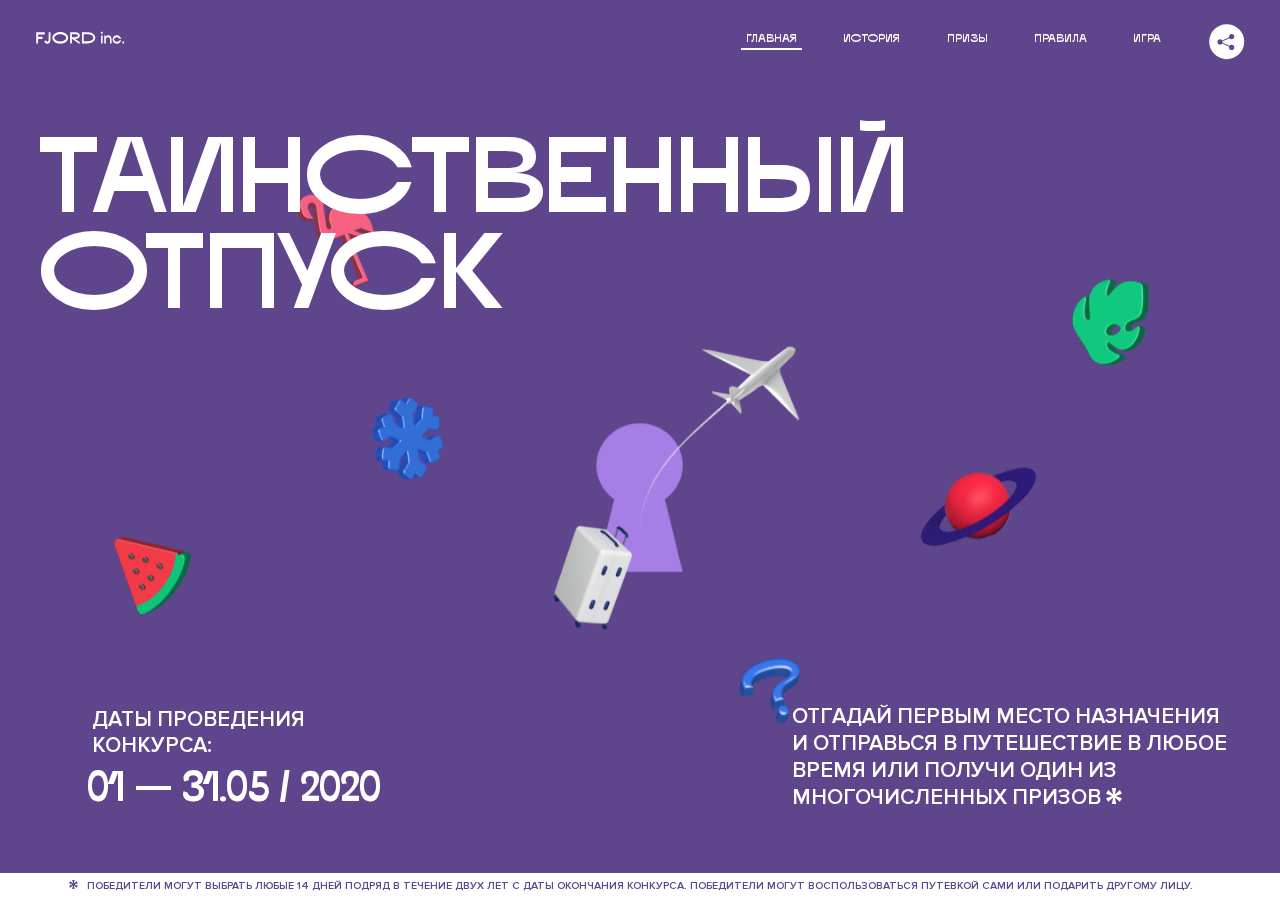
<file: 3/index.html>
<!DOCTYPE html>
<html lang="ru">
<head>
  <meta charset="UTF-8">
  <meta name="description" content="">
  <meta name="viewport" content="width=device-width, initial-scale=1.0">
  <meta http-equiv="X-UA-Compatible" content="ie=edge">
  <title>Mysterious Vacation</title>
<link href="css/style.min.css" rel="stylesheet">  <base href="https://htmlacademy-animation.github.io/171670-magic-vacation-1/3/">
</head>
<body>

  <header class="page-header js-header">
    <div class="page-header__wrapper">
      <a href="#" class="page-header__logo" aria-label="Перейти на страницу FJORD.Inc">
        <svg width="100" height="15" viewBox="0 0 100 15" fill="none" xmlns="http://www.w3.org/2000/svg">
          <path d="M0.26 1.4V14H2.276V8.906H7.334V6.44H2.276V3.848H9.872V1.4H0.26ZM12.733 14.36C15.127 14.36 16.243 12.65 16.243 9.5V1.4H14.263V8.96C14.263 11.21 13.723 11.876 12.733 11.876C11.833 11.876 11.473 11.3 11.347 10.58L9.36702 10.94C9.63702 13.046 10.663 14.36 12.733 14.36ZM18.3918 7.7C18.3918 11.372 22.3878 14.36 27.3198 14.36C32.2518 14.36 36.2478 11.372 36.2478 7.7C36.2478 4.028 32.2518 1.04 27.3198 1.04C22.3878 1.04 18.3918 4.028 18.3918 7.7ZM20.6058 7.7C20.6058 5.378 23.6118 3.524 27.3198 3.524C30.9918 3.524 33.9798 5.378 33.9798 7.7C33.9798 10.004 30.9918 11.858 27.3198 11.858C23.6118 11.858 20.6058 10.004 20.6058 7.7ZM40.403 14V8.906H40.799L49.079 14.702V12.38L44.039 8.906H44.201C47.999 8.906 49.277 7.304 49.277 5.162C49.277 3.092 47.999 1.4 44.201 1.4H38.387V14H40.403ZM43.535 3.722C45.785 3.722 47.045 4.136 47.045 5.432C47.045 6.764 45.785 7.034 43.535 7.034H40.403V3.722H43.535ZM51.6936 1.382V14H57.8676C62.7456 14 66.7236 11.534 66.7236 7.7C66.7236 3.848 62.7456 1.382 57.8676 1.382H51.6936ZM53.7096 11.624V3.722H57.5436C61.5396 3.722 64.4916 5.018 64.4916 7.7C64.4916 10.238 61.5396 11.624 57.5436 11.624H53.7096ZM73.1832 14.018H74.9832V5H73.1832V14.018ZM72.9132 1.976C72.9132 2.57 73.3992 3.092 74.0832 3.092C74.7492 3.092 75.2352 2.57 75.2352 1.976C75.2352 1.382 74.7672 0.805999 74.0832 0.805999C73.3812 0.805999 72.9132 1.382 72.9132 1.976ZM76.7867 14H78.5687V9.104C78.7487 8.006 79.5947 6.962 81.0887 6.962C82.1147 6.962 83.2667 7.448 83.2667 9.554V14H85.0487V9.014C85.0487 6.152 83.2307 4.73 81.3587 4.73C79.9187 4.73 79.0727 5.558 78.5687 6.854V5H76.7867V14ZM90.9898 14.27C93.5098 14.27 95.3818 12.506 95.7238 10.328H94.0498C93.7258 11.3 92.6998 12.02 90.9898 12.02C88.8478 12.02 87.7678 10.922 87.7678 9.59C87.7678 8.24 88.8478 6.962 90.9898 6.962C92.7538 6.962 93.7978 7.844 94.0858 8.924H95.7418C95.4358 6.71 93.6178 4.73 90.9898 4.73C88.0918 4.73 86.1298 7.124 86.1298 9.59C86.1298 12.074 88.1278 14.27 90.9898 14.27ZM97.0693 12.938C97.0693 13.658 97.5553 14.144 98.2753 14.144C98.9953 14.144 99.4813 13.658 99.4813 12.938C99.4813 12.2 98.9953 11.714 98.2753 11.714C97.5553 11.714 97.0693 12.2 97.0693 12.938Z" fill="currentColor"></path>
        </svg>
      </a>
      <button class="page-header__toggler js-menu-toggler" type="button" aria-label="Управление мобильным меню"><span>Меню</span></button>
      <nav class="page-header__nav">
        <div class="page-header__menu js-menu" id="menu">
          <ul>
            <li>
              <a class="js-menu-link active" href="#top" data-href="top">главная</a>
            </li>
            <li>
              <a class="js-menu-link" href="#story" data-href="story">история</a>
            </li>
            <li>
              <a class="js-menu-link" href="#prizes" data-href="prizes">призы</a>
            </li>
            <li>
              <a class="js-menu-link" href="#rules" data-href="rules">правила</a>
            </li>
            <li>
              <a class="js-menu-link" href="#game" data-href="game">игра</a>
            </li>
          </ul>
        </div>
        <div class="page-header__social">
          <div class="social-block js-social-block">
            <button class="social-block__toggler" aria-label="Управлять блоком с социальными кнопками">
              <svg width="26" height="22" viewBox="0 0 27 22" fill="none" xmlns="http://www.w3.org/2000/svg">
                <path d="M19.6721 7.43664C21.6273 7.43664 23.213 5.85095 23.213 3.89566C23.213 1.94037 21.6273 0.354675 19.6721 0.354675C17.7168 0.354675 16.1311 1.94037 16.1311 3.89566C16.1311 4.19968 16.1728 4.49178 16.2458 4.77345L7.21751 8.95527C6.57519 8.05214 5.52303 7.46049 4.33078 7.46049C2.37549 7.46049 0.789795 9.04618 0.789795 11.0015C0.789795 12.9568 2.37549 14.5425 4.33078 14.5425C5.52303 14.5425 6.57668 13.9508 7.21751 13.0477L16.2458 17.2295C16.1743 17.5112 16.1311 17.8033 16.1311 18.1073C16.1311 20.0626 17.7168 21.6483 19.6721 21.6483C21.6273 21.6483 23.213 20.0626 23.213 18.1073C23.213 16.152 21.6273 14.5663 19.6721 14.5663C18.4798 14.5663 17.4262 15.158 16.7853 16.0611L7.75701 11.8793C7.82854 11.5976 7.87176 11.3055 7.87176 11.0015C7.87176 10.6974 7.83003 10.4053 7.75701 10.1237L16.7853 5.94186C17.4262 6.84499 18.4783 7.43664 19.6721 7.43664Z" fill="currentColor"></path>
              </svg>
            </button>
            <ul class="social-block__list">
              <li>
                <a class="social-block__link social-block__link--fb" href="#" aria-label="Мы на Facebook">
                  <svg width="8" height="17" viewBox="0 0 8 17" fill="none" xmlns="http://www.w3.org/2000/svg">
                    <path d="M4.24646 16.9899H1.09275L1.05793 8.49828H0V5.30707H1.05793V3.81124C1.05793 1.42084 2.57654 0 5.21735 0H7.41758V3.18585H5.30841C4.28262 3.18585 4.2478 3.48582 4.2478 4.24914V5.30707H7.42964L7.16716 8.49828H4.2478V16.9899H4.24646Z" fill="currentColor"></path>
                  </svg>
                </a>
              </li>
              <li>
                <a class="social-block__link social-block__link--insta" href="#" aria-label="Мы в Instagram">
                  <svg width="15" height="15" viewBox="0 0 15 15" fill="none" xmlns="http://www.w3.org/2000/svg">
                    <path d="M11.0197 0H4.19806C2.14246 0 0.471191 1.66993 0.471191 3.72285V10.5499C0.471191 12.6082 2.14112 14.2727 4.19806 14.2727H11.0197C13.0753 14.2727 14.7466 12.6082 14.7466 10.5499V3.72285C14.7466 1.67127 13.0753 0 11.0197 0ZM11.0197 12.4849H4.19806C3.13076 12.4849 2.26432 11.6158 2.26432 10.5512V3.72419C2.26432 2.65956 3.13076 1.79715 4.19806 1.79715H11.0197C12.087 1.79715 12.9535 2.6609 12.9535 3.72419V10.5512C12.9535 11.6145 12.087 12.4849 11.0197 12.4849Z" fill="currentColor"></path>
                    <path d="M7.60887 3.11084C5.38989 3.11084 3.58203 4.9187 3.58203 7.14036C3.58203 9.35532 5.38989 11.1645 7.60887 11.1645C9.83053 11.1645 11.6357 9.35666 11.6357 7.14036C11.6357 4.9187 9.83053 3.11084 7.60887 3.11084ZM7.60887 9.36871C6.37551 9.36871 5.37784 8.37372 5.37784 7.14036C5.37784 5.90699 6.37551 4.90665 7.60887 4.90665C8.83822 4.90665 9.84259 5.90833 9.84259 7.14036C9.84392 8.37238 8.83822 9.36871 7.60887 9.36871Z" fill="currentColor"></path>
                    <path d="M11.3573 2.35962C10.8256 2.35962 10.3931 2.79752 10.3931 3.32381C10.3931 3.85546 10.8256 4.29336 11.3573 4.29336C11.8862 4.29336 12.3215 3.85546 12.3215 3.32381C12.3215 2.79752 11.8862 2.35962 11.3573 2.35962Z" fill="currentColor"></path>
                  </svg>
                </a>
              </li>
              <li>
                <a class="social-block__link social-block__link--vk" href="#" aria-label="Мы ВКонтакте">
                  <svg width="17" height="10" viewBox="0 0 17 10" fill="none" xmlns="http://www.w3.org/2000/svg">
                    <path d="M14.1234 4.9002C14.1234 4.9002 16.3623 1.72708 16.5866 0.680242C16.6595 0.312285 16.4947 0.103188 16.1069 0.103188C16.1069 0.103188 14.8193 0.103188 14.168 0.103188C13.7235 0.103188 13.5587 0.293278 13.4235 0.579768C13.4235 0.579768 12.3724 2.82553 11.0969 4.24712C10.6861 4.70333 10.4781 4.84318 10.2511 4.84318C10.0646 4.84318 9.98625 4.6911 9.98625 4.27834V0.649016C9.98625 0.147997 9.92545 0.00135496 9.5066 0.00135496H6.39628C6.15578 0.00135496 6.0085 0.134417 6.0085 0.324506C6.0085 0.801084 6.73406 0.908351 6.73406 2.20231V4.87305C6.73406 5.40529 6.70569 5.61575 6.45303 5.61575C5.78016 5.61575 4.19528 3.30618 3.30623 0.678887C3.12923 0.145282 2.93737 0 2.43475 0H0.486409C0.205373 0 0 0.190085 0 0.476576C0 0.991172 0.60666 3.40801 2.99277 6.64358C4.59927 8.8201 6.70569 10 8.60269 10C9.76196 10 10.0416 9.80312 10.0416 9.31432V7.63883C10.0416 7.22607 10.2065 7.04956 10.4429 7.04956C10.7078 7.04956 11.1847 7.13238 12.2805 8.22268C13.5843 9.47862 13.6762 10 14.3896 10H16.5676C16.7919 10 17 9.89273 17 9.52342C17 9.02919 16.3623 8.15343 15.384 7.10659C14.9801 6.56755 14.3302 5.98914 14.1248 5.72301C13.8275 5.40801 13.9154 5.23014 14.1234 4.9002Z" fill="currentColor"></path>
                  </svg>
                </a>
              </li>
            </ul>
          </div>
        </div>
      </nav>
    </div>
  </header>

  <main class="page-content">

    <section class="animation-screen"></section>

    <section class="screen screen--hidden screen--intro" id="top">
      <div class="screen__wrapper">
        <div class="intro">
          <h1 class="intro__title">Таинственный отпуск</h1>
          <div class="intro__content">
            <div class="intro__info">
              <p class="intro__label">Даты проведения конкурса:</p>
              <p class="intro__date">01 — 31.05 / 2020</p>
            </div>
            <div class="intro__message">
              <p>
                Отгадай первым место назначения и&nbsp;отправься в&nbsp;путешествие в&nbsp;любое время или получи один из многочисленных призов
                <svg width="16" height="16" viewBox="0 0 10 10" fill="none" xmlns="http://www.w3.org/2000/svg">
                  <path d="M0 6.35337L3.90271 4.99012L0 3.64663L1.34615 1.32374L4.44287 4.01073L3.67364 0H6.34615L5.57692 4.01073L8.65385 1.32374L10 3.64663L6.13405 4.99012L10 6.35337L8.65385 8.65651L5.57692 5.98927L6.34615 10H3.67364L4.44287 5.96952L1.34615 8.65651L0 6.35337Z" fill="currentColor"></path>
                </svg>
              </p>
            </div>
          </div>
        </div>
      </div>
      <div class="screen__footer js-footer">
        <button class="screen__footer-enlarge js-footer-toggler" type="button" aria-label="Показать сообщение">
          <svg width="10" height="10" viewBox="0 0 10 10" fill="none" xmlns="http://www.w3.org/2000/svg">
            <path d="M0 6.35337L3.90271 4.99012L0 3.64663L1.34615 1.32374L4.44287 4.01073L3.67364 0H6.34615L5.57692 4.01073L8.65385 1.32374L10 3.64663L6.13405 4.99012L10 6.35337L8.65385 8.65651L5.57692 5.98927L6.34615 10H3.67364L4.44287 5.96952L1.34615 8.65651L0 6.35337Z" fill="currentColor"></path>
          </svg>
        </button>
        <button class="screen__footer-collapse js-footer-toggler" type="button" aria-label="Скрыть сообщение">
          <svg width="13" height="13" viewBox="0 0 13 13" fill="none" xmlns="http://www.w3.org/2000/svg">
            <line x1="12.3536" y1="0.353553" x2="0.738349" y2="11.9688" stroke="currentColor"></line>
            <line x1="0.738319" y1="0.539925" x2="12.3535" y2="12.1551" stroke="currentColor"></line>
          </svg>
        </button>
        <div class="screen__footer-wrapper">
          <div class="screen__footer-announce">
            <p class="screen__footer-label">Даты проведения конкурса:</p>
            <p class="screen__footer-date">01 — 31.05 / 2020</p>
          </div>
          <div class="screen__footer-note">
            <p>
              <svg width="10" height="10" viewBox="0 0 10 10" fill="none" xmlns="http://www.w3.org/2000/svg">
                <path d="M0 6.35337L3.90271 4.99012L0 3.64663L1.34615 1.32374L4.44287 4.01073L3.67364 0H6.34615L5.57692 4.01073L8.65385 1.32374L10 3.64663L6.13405 4.99012L10 6.35337L8.65385 8.65651L5.57692 5.98927L6.34615 10H3.67364L4.44287 5.96952L1.34615 8.65651L0 6.35337Z" fill="currentColor"></path>
              </svg>
              <span>Победители могут выбрать любые 14 дней подряд в&nbsp;течение двух лет с&nbsp;даты окончания конкурса. Победители могут воспользоваться путевкой сами или подарить другому лицу.</span>
            </p>
          </div>
        </div>
      </div>
    </section>

    <section class="screen screen--hidden screen--story" id="story">

      <div class="slider swiper-container js-slider">

        <div class="swiper-wrapper">

          <div class="slider__item swiper-slide">
            <h2 class="slider__item-title">История</h2>
            <p class="slider__item-text">Джеймс Таргет был основателем компании &laquo;Fjord Inc.&raquo;. С&nbsp;1965 года &laquo;Fjord Inc.&raquo; прославилась надёжными и&nbsp;удобными чемоданами и&nbsp;аксессуарами для туристов.</p>
          </div>

          <div class="slider__item swiper-slide">
            <p class="slider__item-text">Когда Джеймсу было 7&nbsp;лет, в&nbsp;их&nbsp;доме гостил дядюшка и&nbsp;развлекал детей рассказами о&nbsp;своей поездке в&nbsp;место, показавшееся малышу Таргету невероятным. Тогда Джеймс решил, что однажды посетит его, но&nbsp;не&nbsp;будет рассказывать о&nbsp;мечте, пока не&nbsp;осуществит.</p>
          </div>

          <div class="slider__item swiper-slide">
            <p class="slider__item-text">Джеймс Таргет стал увлеченным путешественником. Он&nbsp;посетил 5&nbsp;континентов, 126&nbsp;стран.</p>
          </div>

          <div class="slider__item swiper-slide">
            <p class="slider__item-text">Он&nbsp;сплавлялся по&nbsp;Амазонке и&nbsp;погружался в&nbsp;пещеры Франции, медитировал в&nbsp;горах Тибета и&nbsp;пожимал руку вождя племени Акугауа.</p>
          </div>

          <div class="slider__item swiper-slide">
            <p class="slider__item-text">Из&nbsp;своих поездок Джеймс Таргет привозил идеи, как сделать свои чемоданы &laquo;Fjord Inc.&raquo; удобными и&nbsp;приспособленными к&nbsp;разным дорожным условиям.</p>
          </div>

          <div class="slider__item swiper-slide">
            <p class="slider__item-text">Всё это время Джеймс не&nbsp;оставлял идею поездки своей мечты. Однако, как только он&nbsp;брался за&nbsp;планирование, возникали препятствия, не&nbsp;позволяющие отправиться туда.</p>
          </div>

          <div class="slider__item swiper-slide">
            <p class="slider__item-text">В&nbsp;возрасте 67&nbsp;лет Джеймс Таргет попал под лавину и&nbsp;погиб. В&nbsp;своём завещании он&nbsp;поручил отправить в&nbsp;заветное путешествие трёх смельчаков, единых с&nbsp;ним духом.</p>
          </div>

          <div class="slider__item swiper-slide">
            <p class="slider__item-text">Тех, кто сможет узнать таинственное место, задавая вопросы специально обученному ИИ&nbsp;&laquo;Соне&raquo;, ждет фантастическое путешествие.</p>
          </div>
        </div>
        <div class="slider__controls">
          <button class="slider__control slider__control--prev js-control-prev" type="button" aria-label="Показать предыдущую историю">
            <svg width="12" height="22" viewBox="0 0 12 22" fill="none" xmlns="http://www.w3.org/2000/svg">
              <path d="M11 1L1 11L11 21" stroke="currentColor" stroke-width="2" stroke-linejoin="round"></path>
            </svg>
          </button>
          <button class="slider__control slider__control--next js-control-next" type="button" aria-label="Показать следующую историю">
            <svg width="12" height="22" viewBox="0 0 12 22" fill="none" xmlns="http://www.w3.org/2000/svg">
              <path d="M1 1L11 11L1 21" stroke="currentColor" stroke-width="2" stroke-linejoin="round"></path>
            </svg>
          </button>
        </div>
        <div class="slider__pagination swiper-pagination"></div>
      </div>
      <div class="screen__fill"></div>
    </section>

    <section class="screen screen--hidden screen--prizes" id="prizes">
      <div class="screen__wrapper">
        <div class="prizes">
          <h2 class="prizes__title">ПРизы</h2>
          <div class="prizes__lead">
            <p>Найди ответ и&nbsp;получи один из&nbsp;призов:</p>
          </div>
          <ul class="prizes__list">
            <li class="prizes__item prizes__item--journeys">
              <div class="prizes__icon">
                <picture>
                  <source srcset="img/prize1-mob.svg" media="(orientation: portrait)">
                  <img src="img/prize1.svg" alt="">
                </picture>
              </div>
              <p class="prizes__desc">
                <b>3</b>
                <span>загадочных путешествия</span>
              </p>
            </li>
            <li class="prizes__item prizes__item--cases">
              <div class="prizes__icon">
                <picture>
                  <source srcset="img/prize2-mob.svg" media="(orientation: portrait)">
                  <img src="img/prize2.svg" alt="">
                </picture>
              </div>
              <p class="prizes__desc">
                <b>7</b>
                <span>надежных чемоданов</span>
              </p>
            </li>
            <li class="prizes__item prizes__item--codes">
              <div class="prizes__icon">
                <picture>
                  <source srcset="img/prize3-mob.svg" media="(orientation: portrait)">
                  <img src="img/prize3.svg" alt="">
                </picture>
              </div>
              <p class="prizes__desc">
                <b>900</b>
                <span>
                  промокодов на&nbsp;скидку 15%
                  <svg width="10" height="10" viewBox="0 0 10 10" fill="none" xmlns="http://www.w3.org/2000/svg">
                    <path d="M0 6.35337L3.90271 4.99012L0 3.64663L1.34615 1.32374L4.44287 4.01073L3.67364 0H6.34615L5.57692 4.01073L8.65385 1.32374L10 3.64663L6.13405 4.99012L10 6.35337L8.65385 8.65651L5.57692 5.98927L6.34615 10H3.67364L4.44287 5.96952L1.34615 8.65651L0 6.35337Z" fill="currentColor"></path>
                  </svg>
                </span>
              </p>
            </li>
          </ul>
        </div>
      </div>
      <div class="screen__footer js-footer">
        <button class="screen__footer-enlarge js-footer-toggler" type="button" aria-label="Показать сообщение">
          <svg width="10" height="10" viewBox="0 0 10 10" fill="none" xmlns="http://www.w3.org/2000/svg">
            <path d="M0 6.35337L3.90271 4.99012L0 3.64663L1.34615 1.32374L4.44287 4.01073L3.67364 0H6.34615L5.57692 4.01073L8.65385 1.32374L10 3.64663L6.13405 4.99012L10 6.35337L8.65385 8.65651L5.57692 5.98927L6.34615 10H3.67364L4.44287 5.96952L1.34615 8.65651L0 6.35337Z" fill="currentColor"></path>
          </svg>
        </button>
        <button class="screen__footer-collapse js-footer-toggler" type="button" aria-label="Скрыть сообщение">
          <svg width="13" height="13" viewBox="0 0 13 13" fill="none" xmlns="http://www.w3.org/2000/svg">
            <line x1="12.3536" y1="0.353553" x2="0.738349" y2="11.9688" stroke="currentColor"></line>
            <line x1="0.738319" y1="0.539925" x2="12.3535" y2="12.1551" stroke="currentColor"></line>
          </svg>
        </button>
        <div class="screen__footer-wrapper">
          <div class="screen__footer-announce">
            <p class="screen__footer-label">Даты проведения конкурса:</p>
            <p class="screen__footer-date">01 — 31.05 / 2020</p>
          </div>
          <div class="screen__footer-note">
            <p>
              <svg width="10" height="10" viewBox="0 0 10 10" fill="none" xmlns="http://www.w3.org/2000/svg">
                <path d="M0 6.35337L3.90271 4.99012L0 3.64663L1.34615 1.32374L4.44287 4.01073L3.67364 0H6.34615L5.57692 4.01073L8.65385 1.32374L10 3.64663L6.13405 4.99012L10 6.35337L8.65385 8.65651L5.57692 5.98927L6.34615 10H3.67364L4.44287 5.96952L1.34615 8.65651L0 6.35337Z" fill="currentColor"></path>
              </svg>
              <span>Скидка&nbsp;15% на&nbsp;единоразовое приобретение путёвки с&nbsp;1&nbsp;июня 2020 по&nbsp;31&nbsp;мая 2022&nbsp;года. Суммируется с&nbsp;другими акциями</span>
            </p>
          </div>
        </div>
      </div>
    </section>

    <section class="screen screen--hidden screen--rules" id="rules">
      <div class="screen__wrapper">
        <div class="rules">
          <h2 class="rules__title">Правила</h2>
          <div class="rules__lead">
            <p>Для того чтобы получить наследство Джеймса Таргета, тебе нужно выведать у&nbsp;&laquo;Сони&raquo;, куда предстоит отправиться тебе в&nbsp;случае победы</p>
          </div>
          <ol class="rules__list">
            <li class="rules__item">
              <p>Тебе отводится <br>5&nbsp;минут</p>
            </li>
            <li class="rules__item">
              <p>Задавай любые вопросы в&nbsp;текстовом поле</p>
            </li>
            <li class="rules__item">
              <p>Нажимай кнопку &laquo;Узнать&raquo;, чтобы получить ответ</p>
            </li>
            <li class="rules__item">
              <p>&laquo;Соня&raquo; может отвечать только&nbsp;Да или Нет</p>
            </li>
          </ol>
          <a href="#game" class="rules__link btn">Погнали!</a>
        </div>
      </div>
      <div class="screen__disclaimer">
        <div class="disclaimer">
          <ul>
            <li>
              <a href="#">Правовая информация</a>
            </li>
            <li>
              <a href="#">Подробные правила</a>
            </li>
          </ul>
        </div>
      </div>
    </section>

    <section class="screen screen--hidden screen--game" id="game">
      <div class="screen__wrapper">
        <div class="game">
          <div class="game__header">
            <h2 class="game__title">Игра</h2>
            <div class="game__counter">
              <span>05</span>:<span>00</span>
            </div>
          </div>
          <div class="game__body">
            <div class="chat">
              <div class="chat__body js-chat">
                <ul class="chat__list" id="messages"></ul>
              </div>
              <div class="chat__footer">
                <form action="#" method="post" class="form" id="message-form">
                  <label for="message-field" class="visually-hidden">Поле для ввода вопроса</label>
                  <input type="text" class="form__field" id="message-field">
                  <button class="form__button btn">
                    Узнать
                    <svg width="18" height="19" viewBox="0 0 18 19" fill="none" xmlns="http://www.w3.org/2000/svg">
                      <path stroke="currentColor" stroke-width="2" d="M9 19V1"></path>
                      <path d="M1 9l8-8 8 8" stroke="currentColor" stroke-width="2" stroke-linejoin="round"></path>
                    </svg>
                  </button>
                </form>
              </div>
            </div>
          </div>
          <!-- временные кнопки для показа результата -->
          <div class="game__buttons">
            <button class="game__button btn js-show-result" type="button" data-target="result">Положительный результат</button>
            <button class="game__button btn js-show-result" type="button" data-target="result2">Положительный результат - 2</button>
            <button class="game__button btn js-show-result" type="button" data-target="result3">Отрицательный результат</button>
          </div>
        </div>
      </div>
    </section>

    <section class="screen screen--hidden screen--result" id="result">
      <div class="screen__wrapper">
        <div class="result result--trip">
          <div class="result__image">
            <picture>
              <source srcset="img/result1-mob.png 1x, img/result1-mob@2x.png 2x" media="(max-width: 768px) and (orientation: portrait)">
              <img src="img/result1.png" srcset="img/result1@2x.png 2x" alt="">
            </picture>
          </div>
          <h2 class="result__title">
            <span class="visually-hidden">ПОбеда!</span>
            <svg xmlns="http://www.w3.org/2000/svg" viewBox="0 0 568.85 109.24">
              <path d="M16,24.44V92H2.6V8H75V92H61.52V24.44H16Z" transform="translate(-2.1 -1.5)" fill="none" stroke="currentColor"></path>
              <path d="M148.76,5.6c32.88,0,59.52,19.92,59.52,44.4s-26.64,44.4-59.52,44.4S89.24,74.48,89.24,50,115.88,5.6,148.76,5.6Zm0,72.12c24.48,0,44.4-12.36,44.4-27.72s-19.92-27.84-44.4-27.84C124,22.16,104,34.52,104,50S124,77.72,148.76,77.72Z" transform="translate(-2.1 -1.5)" fill="none" stroke="currentColor"></path>
              <path d="M287.36,8V24.44H236v14.4h25.32c25.44,0,34,11.16,34,26.52,0,15.6-8.52,26.64-34,26.64H222.56V8h64.8ZM256.88,76.52c15.12,0,23.52-2,23.52-11.52S272,54.44,256.88,54.44H236V76.52h20.88Z" transform="translate(-2.1 -1.5)" fill="none" stroke="currentColor"></path>
              <path d="M371.47,8V24.44H320.84V41.6h33.6V58h-33.6V75.56h50.64V92H307.4V8h64.08Z" transform="translate(-2.1 -1.5)" fill="none" stroke="currentColor"></path>
              <path d="M382.39,110.24V75.56h7.44c4.56-4.68,7.8-18.36,8.76-56L399,8h48.6V75.56h10v34.68H442.87V92H397v18.24H382.39Zm51.72-34.68V24.44H411.55v3.12c-0.48,22.44-3.24,37.68-7.2,48h29.76Z" transform="translate(-2.1 -1.5)" fill="none" stroke="currentColor"></path>
              <path d="M463.75,92l28-84h27.12l28.08,84H533.47l-7.8-23.52h-37.8L480.07,92H463.75Zm56.64-40L507,11.84,493.51,52h26.88Z" transform="translate(-2.1 -1.5)" fill="none" stroke="currentColor"></path>
              <path d="M554.12,70.4L555.55,2H569l1.44,68.4H554.12Zm8.28,6.36c4.8,0,8,3.24,8,8.16a8,8,0,1,1-16.08,0C554.35,80,557.59,76.76,562.39,76.76Z" transform="translate(-2.1 -1.5)" fill="none" stroke="currentColor"></path>
            </svg>
          </h2>
          <div class="result__text">
            <p>ты&nbsp;отправляешься в&nbsp;Арктику!</p>
          </div>
          <div class="result__form">
            <form action="#" method="post" class="form form--result">
              <label for="email-field" class="form__label">зарегистрируй результат</label>
              <input type="email" class="form__field" id="email-field" placeholder="e-mail для регистации результата и получения приза" required="">
              <button class="form__button btn">
                отправить
                <svg width="18" height="19" viewBox="0 0 18 19" fill="none" xmlns="http://www.w3.org/2000/svg">
                  <path stroke="currentColor" stroke-width="2" d="M9 19V1"></path>
                  <path d="M1 9l8-8 8 8" stroke="currentColor" stroke-width="2" stroke-linejoin="round"></path>
                </svg>
              </button>
            </form>
          </div>
        </div>
      </div>
    </section>

    <section class="screen screen--hidden screen--result" id="result2">
      <div class="screen__wrapper">
        <div class="result result--prize">
          <div class="result__image">
            <picture>
              <source srcset="img/result2-mob.png 1x, img/result2-mob@2x.png 2x" media="(max-width: 768px) and (orientation: portrait)">
              <img src="img/result2.png" srcset="img/result2@2x.png 2x" alt="">
            </picture>
          </div>
          <h2 class="result__title">
            <span class="visually-hidden">ПОбеда!</span>
            <svg xmlns="http://www.w3.org/2000/svg" viewBox="0 0 568.85 109.24">
              <path d="M16,24.44V92H2.6V8H75V92H61.52V24.44H16Z" transform="translate(-2.1 -1.5)" fill="none" stroke="currentColor"></path>
              <path d="M148.76,5.6c32.88,0,59.52,19.92,59.52,44.4s-26.64,44.4-59.52,44.4S89.24,74.48,89.24,50,115.88,5.6,148.76,5.6Zm0,72.12c24.48,0,44.4-12.36,44.4-27.72s-19.92-27.84-44.4-27.84C124,22.16,104,34.52,104,50S124,77.72,148.76,77.72Z" transform="translate(-2.1 -1.5)" fill="none" stroke="currentColor"></path>
              <path d="M287.36,8V24.44H236v14.4h25.32c25.44,0,34,11.16,34,26.52,0,15.6-8.52,26.64-34,26.64H222.56V8h64.8ZM256.88,76.52c15.12,0,23.52-2,23.52-11.52S272,54.44,256.88,54.44H236V76.52h20.88Z" transform="translate(-2.1 -1.5)" fill="none" stroke="currentColor"></path>
              <path d="M371.47,8V24.44H320.84V41.6h33.6V58h-33.6V75.56h50.64V92H307.4V8h64.08Z" transform="translate(-2.1 -1.5)" fill="none" stroke="currentColor"></path>
              <path d="M382.39,110.24V75.56h7.44c4.56-4.68,7.8-18.36,8.76-56L399,8h48.6V75.56h10v34.68H442.87V92H397v18.24H382.39Zm51.72-34.68V24.44H411.55v3.12c-0.48,22.44-3.24,37.68-7.2,48h29.76Z" transform="translate(-2.1 -1.5)" fill="none" stroke="currentColor"></path>
              <path d="M463.75,92l28-84h27.12l28.08,84H533.47l-7.8-23.52h-37.8L480.07,92H463.75Zm56.64-40L507,11.84,493.51,52h26.88Z" transform="translate(-2.1 -1.5)" fill="none" stroke="currentColor"></path>
              <path d="M554.12,70.4L555.55,2H569l1.44,68.4H554.12Zm8.28,6.36c4.8,0,8,3.24,8,8.16a8,8,0,1,1-16.08,0C554.35,80,557.59,76.76,562.39,76.76Z" transform="translate(-2.1 -1.5)" fill="none" stroke="currentColor"></path>
            </svg>
          </h2>
          <div class="result__text">
            <p>чемодан &laquo;Fjord&nbsp;Inc.&raquo;&nbsp;твой</p>
          </div>
          <div class="result__form">
            <form action="#" method="post" class="form form--result">
              <label for="email-field2" class="form__label">зарегистрируй результат</label>
              <input type="email" class="form__field" id="email-field2" placeholder="e-mail для регистации результата и получения приза" required="">
              <button class="form__button btn">
                отправить
                <svg width="18" height="19" viewBox="0 0 18 19" fill="none" xmlns="http://www.w3.org/2000/svg">
                  <path stroke="currentColor" stroke-width="2" d="M9 19V1"></path>
                  <path d="M1 9l8-8 8 8" stroke="currentColor" stroke-width="2" stroke-linejoin="round"></path>
                </svg>
              </button>
            </form>
          </div>
        </div>
      </div>
    </section>

    <section class="screen screen--hidden screen--result" id="result3">
      <div class="screen__wrapper">
        <div class="result result--negative">
          <div class="result__image">
            <picture>
              <source srcset="img/result3-mob.png 1x, img/result3-mob@2x.png 2x" media="(max-width: 768px) and (orientation: portrait)">
              <img src="img/result3.png" srcset="img/result3@2x.png 2x" alt="">
            </picture>
          </div>
          <h2 class="result__title">
            <span class="visually-hidden">Не угадал!</span>
            <svg xmlns="http://www.w3.org/2000/svg" viewBox="0 0 660.77 109.24">
              <path d="M2.66,92V8H16.1V42.2H53.3V8H66.74V92H53.3V58.64H16.1V92H2.66Z" transform="translate(-2.16 -1.5)" fill="none" stroke="currentColor"></path>
              <path d="M147.62,8V24.44H97V41.6h33.6V58H97V75.56h50.64V92H83.54V8h64.08Z" transform="translate(-2.16 -1.5)" fill="none" stroke="currentColor"></path>
              <path d="M199.22,8l20.52,42.36L235.34,8h16.44l-31,84H204.38l9.48-25.92L185.78,8h13.44Z" transform="translate(-2.16 -1.5)" fill="none" stroke="currentColor"></path>
              <path d="M273.74,24.44V92H260.3V8h50.16V24.44H273.74Z" transform="translate(-2.16 -1.5)" fill="none" stroke="currentColor"></path>
              <path d="M307.1,92l28-84h27.12l28.08,84H376.82L369,68.48h-37.8L323.42,92H307.1Zm56.64-40L350.3,11.84,336.86,52h26.88Z" transform="translate(-2.16 -1.5)" fill="none" stroke="currentColor"></path>
              <path d="M396.38,110.24V75.56h7.44c4.56-4.68,7.8-18.36,8.76-56L412.94,8h48.6V75.56h10v34.68H456.86V92H411v18.24H396.38ZM448.1,75.56V24.44H425.54v3.12c-0.48,22.44-3.24,37.68-7.2,48H448.1Z" transform="translate(-2.16 -1.5)" fill="none" stroke="currentColor"></path>
              <path d="M477.74,92l28-84h27.12L560.9,92H547.46l-7.8-23.52h-37.8L494.06,92H477.74Zm56.64-40-13.44-40.2L507.5,52h26.88Z" transform="translate(-2.16 -1.5)" fill="none" stroke="currentColor"></path>
              <path d="M568.7,76.88a13.77,13.77,0,0,0,5,1c6.6,0,10.44-6.24,12-58.32L586.22,8h46.2V92H619V24.44H598.82l-0.12,3.12C597.14,81,589,94.4,573.74,94.4a28.55,28.55,0,0,1-6.72-.84Z" transform="translate(-2.16 -1.5)" fill="none" stroke="currentColor"></path>
              <path d="M646.1,70.4L647.54,2H661l1.44,68.4H646.1Zm8.28,6.36c4.8,0,8,3.24,8,8.16a8,8,0,0,1-16.08,0C646.34,80,649.58,76.76,654.38,76.76Z" transform="translate(-2.16 -1.5)" fill="none" stroke="currentColor"></path>
            </svg>
          </h2>
          <button class="result__button js-play" type="button">
            не сдавайся!
            <span>
              <svg width="27" height="22" viewBox="0 0 27 22" fill="none" xmlns="http://www.w3.org/2000/svg">
                <path d="M10.6899 1.47998C5.42992 1.47998 1.16992 5.73998 1.16992 11C1.16992 16.26 5.42992 20.52 10.6899 20.52C15.9499 20.52 20.2099 16.26 20.2099 11V7.13998" stroke="currentColor" stroke-width="2" stroke-miterlimit="10"></path>
                <path d="M15.1099 12.5099L20.1499 7.13989L25.3099 12.6299" stroke="currentColor" stroke-width="2" stroke-miterlimit="10" stroke-linejoin="round"></path>
              </svg>
            </span>
          </button>
        </div>
      </div>
    </section>

  </main>

<script src="js/script.js"></script></body>
</html>
</file>
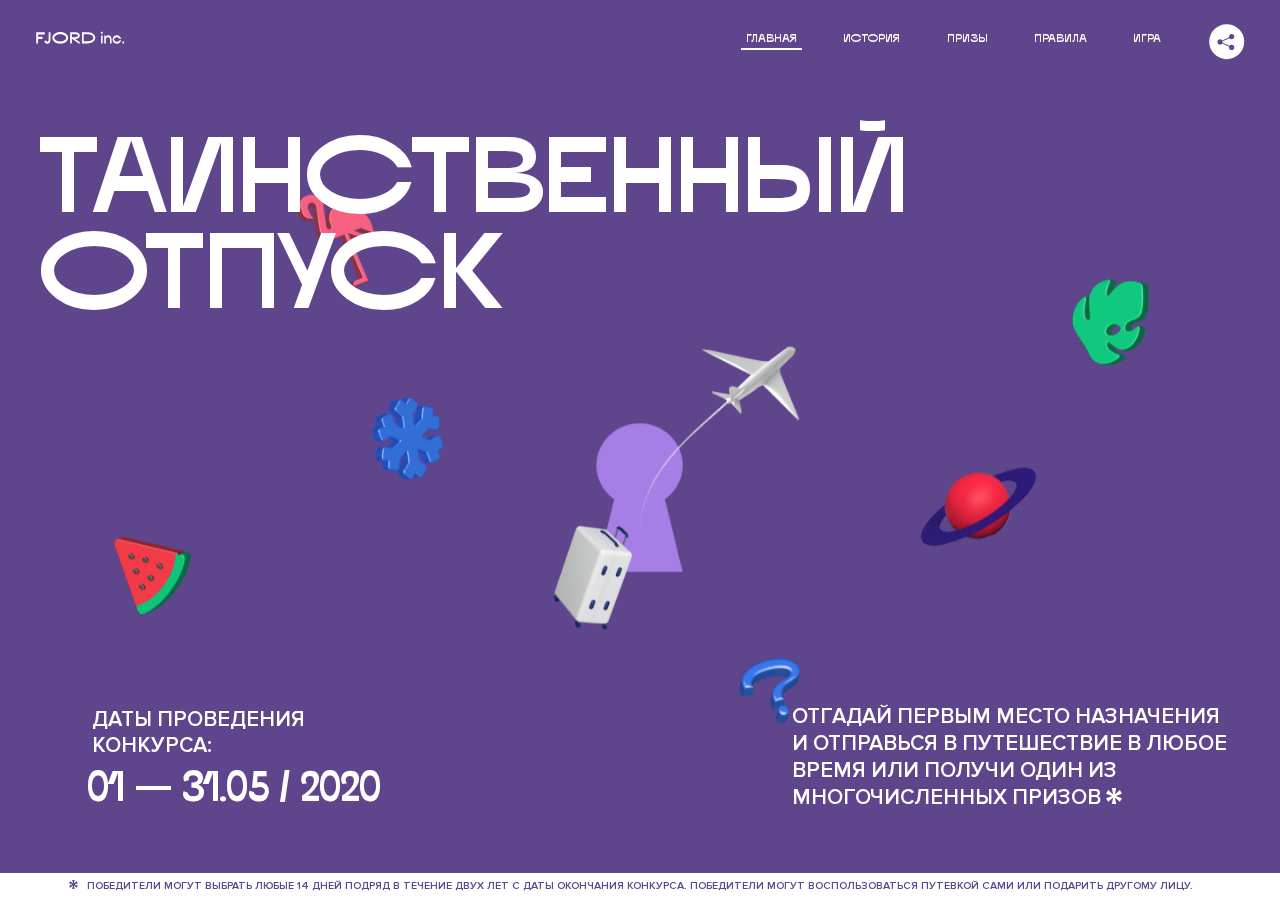
<file: 4/index.html>
<!DOCTYPE html>
<html lang="ru">
<head>
  <meta charset="UTF-8">
  <meta name="description" content="">
  <meta name="viewport" content="width=device-width, initial-scale=1.0">
  <meta http-equiv="X-UA-Compatible" content="ie=edge">
  <title>Mysterious Vacation</title>
<link href="css/style.min.css" rel="stylesheet">  <base href="https://htmlacademy-animation.github.io/171670-magic-vacation-1/4/">
</head>
<body>

  <header class="page-header js-header">
    <div class="page-header__wrapper">
      <a href="#" class="page-header__logo" aria-label="Перейти на страницу FJORD.Inc">
        <svg width="100" height="15" viewBox="0 0 100 15" fill="none" xmlns="http://www.w3.org/2000/svg">
          <path d="M0.26 1.4V14H2.276V8.906H7.334V6.44H2.276V3.848H9.872V1.4H0.26ZM12.733 14.36C15.127 14.36 16.243 12.65 16.243 9.5V1.4H14.263V8.96C14.263 11.21 13.723 11.876 12.733 11.876C11.833 11.876 11.473 11.3 11.347 10.58L9.36702 10.94C9.63702 13.046 10.663 14.36 12.733 14.36ZM18.3918 7.7C18.3918 11.372 22.3878 14.36 27.3198 14.36C32.2518 14.36 36.2478 11.372 36.2478 7.7C36.2478 4.028 32.2518 1.04 27.3198 1.04C22.3878 1.04 18.3918 4.028 18.3918 7.7ZM20.6058 7.7C20.6058 5.378 23.6118 3.524 27.3198 3.524C30.9918 3.524 33.9798 5.378 33.9798 7.7C33.9798 10.004 30.9918 11.858 27.3198 11.858C23.6118 11.858 20.6058 10.004 20.6058 7.7ZM40.403 14V8.906H40.799L49.079 14.702V12.38L44.039 8.906H44.201C47.999 8.906 49.277 7.304 49.277 5.162C49.277 3.092 47.999 1.4 44.201 1.4H38.387V14H40.403ZM43.535 3.722C45.785 3.722 47.045 4.136 47.045 5.432C47.045 6.764 45.785 7.034 43.535 7.034H40.403V3.722H43.535ZM51.6936 1.382V14H57.8676C62.7456 14 66.7236 11.534 66.7236 7.7C66.7236 3.848 62.7456 1.382 57.8676 1.382H51.6936ZM53.7096 11.624V3.722H57.5436C61.5396 3.722 64.4916 5.018 64.4916 7.7C64.4916 10.238 61.5396 11.624 57.5436 11.624H53.7096ZM73.1832 14.018H74.9832V5H73.1832V14.018ZM72.9132 1.976C72.9132 2.57 73.3992 3.092 74.0832 3.092C74.7492 3.092 75.2352 2.57 75.2352 1.976C75.2352 1.382 74.7672 0.805999 74.0832 0.805999C73.3812 0.805999 72.9132 1.382 72.9132 1.976ZM76.7867 14H78.5687V9.104C78.7487 8.006 79.5947 6.962 81.0887 6.962C82.1147 6.962 83.2667 7.448 83.2667 9.554V14H85.0487V9.014C85.0487 6.152 83.2307 4.73 81.3587 4.73C79.9187 4.73 79.0727 5.558 78.5687 6.854V5H76.7867V14ZM90.9898 14.27C93.5098 14.27 95.3818 12.506 95.7238 10.328H94.0498C93.7258 11.3 92.6998 12.02 90.9898 12.02C88.8478 12.02 87.7678 10.922 87.7678 9.59C87.7678 8.24 88.8478 6.962 90.9898 6.962C92.7538 6.962 93.7978 7.844 94.0858 8.924H95.7418C95.4358 6.71 93.6178 4.73 90.9898 4.73C88.0918 4.73 86.1298 7.124 86.1298 9.59C86.1298 12.074 88.1278 14.27 90.9898 14.27ZM97.0693 12.938C97.0693 13.658 97.5553 14.144 98.2753 14.144C98.9953 14.144 99.4813 13.658 99.4813 12.938C99.4813 12.2 98.9953 11.714 98.2753 11.714C97.5553 11.714 97.0693 12.2 97.0693 12.938Z" fill="currentColor"></path>
        </svg>
      </a>
      <button class="page-header__toggler js-menu-toggler" type="button" aria-label="Управление мобильным меню"><span>Меню</span></button>
      <nav class="page-header__nav">
        <div class="page-header__menu js-menu" id="menu">
          <ul>
            <li>
              <a class="js-menu-link active" href="#top" data-href="top">главная</a>
            </li>
            <li>
              <a class="js-menu-link" href="#story" data-href="story">история</a>
            </li>
            <li>
              <a class="js-menu-link" href="#prizes" data-href="prizes">призы</a>
            </li>
            <li>
              <a class="js-menu-link" href="#rules" data-href="rules">правила</a>
            </li>
            <li>
              <a class="js-menu-link" href="#game" data-href="game">игра</a>
            </li>
          </ul>
        </div>
        <div class="page-header__social">
          <div class="social-block js-social-block">
            <button class="social-block__toggler" aria-label="Управлять блоком с социальными кнопками">
              <svg width="26" height="22" viewBox="0 0 27 22" fill="none" xmlns="http://www.w3.org/2000/svg">
                <path d="M19.6721 7.43664C21.6273 7.43664 23.213 5.85095 23.213 3.89566C23.213 1.94037 21.6273 0.354675 19.6721 0.354675C17.7168 0.354675 16.1311 1.94037 16.1311 3.89566C16.1311 4.19968 16.1728 4.49178 16.2458 4.77345L7.21751 8.95527C6.57519 8.05214 5.52303 7.46049 4.33078 7.46049C2.37549 7.46049 0.789795 9.04618 0.789795 11.0015C0.789795 12.9568 2.37549 14.5425 4.33078 14.5425C5.52303 14.5425 6.57668 13.9508 7.21751 13.0477L16.2458 17.2295C16.1743 17.5112 16.1311 17.8033 16.1311 18.1073C16.1311 20.0626 17.7168 21.6483 19.6721 21.6483C21.6273 21.6483 23.213 20.0626 23.213 18.1073C23.213 16.152 21.6273 14.5663 19.6721 14.5663C18.4798 14.5663 17.4262 15.158 16.7853 16.0611L7.75701 11.8793C7.82854 11.5976 7.87176 11.3055 7.87176 11.0015C7.87176 10.6974 7.83003 10.4053 7.75701 10.1237L16.7853 5.94186C17.4262 6.84499 18.4783 7.43664 19.6721 7.43664Z" fill="currentColor"></path>
              </svg>
            </button>
            <ul class="social-block__list">
              <li>
                <a class="social-block__link social-block__link--fb" href="#" aria-label="Мы на Facebook">
                  <svg width="8" height="17" viewBox="0 0 8 17" fill="none" xmlns="http://www.w3.org/2000/svg">
                    <path d="M4.24646 16.9899H1.09275L1.05793 8.49828H0V5.30707H1.05793V3.81124C1.05793 1.42084 2.57654 0 5.21735 0H7.41758V3.18585H5.30841C4.28262 3.18585 4.2478 3.48582 4.2478 4.24914V5.30707H7.42964L7.16716 8.49828H4.2478V16.9899H4.24646Z" fill="currentColor"></path>
                  </svg>
                </a>
              </li>
              <li>
                <a class="social-block__link social-block__link--insta" href="#" aria-label="Мы в Instagram">
                  <svg width="15" height="15" viewBox="0 0 15 15" fill="none" xmlns="http://www.w3.org/2000/svg">
                    <path d="M11.0197 0H4.19806C2.14246 0 0.471191 1.66993 0.471191 3.72285V10.5499C0.471191 12.6082 2.14112 14.2727 4.19806 14.2727H11.0197C13.0753 14.2727 14.7466 12.6082 14.7466 10.5499V3.72285C14.7466 1.67127 13.0753 0 11.0197 0ZM11.0197 12.4849H4.19806C3.13076 12.4849 2.26432 11.6158 2.26432 10.5512V3.72419C2.26432 2.65956 3.13076 1.79715 4.19806 1.79715H11.0197C12.087 1.79715 12.9535 2.6609 12.9535 3.72419V10.5512C12.9535 11.6145 12.087 12.4849 11.0197 12.4849Z" fill="currentColor"></path>
                    <path d="M7.60887 3.11084C5.38989 3.11084 3.58203 4.9187 3.58203 7.14036C3.58203 9.35532 5.38989 11.1645 7.60887 11.1645C9.83053 11.1645 11.6357 9.35666 11.6357 7.14036C11.6357 4.9187 9.83053 3.11084 7.60887 3.11084ZM7.60887 9.36871C6.37551 9.36871 5.37784 8.37372 5.37784 7.14036C5.37784 5.90699 6.37551 4.90665 7.60887 4.90665C8.83822 4.90665 9.84259 5.90833 9.84259 7.14036C9.84392 8.37238 8.83822 9.36871 7.60887 9.36871Z" fill="currentColor"></path>
                    <path d="M11.3573 2.35962C10.8256 2.35962 10.3931 2.79752 10.3931 3.32381C10.3931 3.85546 10.8256 4.29336 11.3573 4.29336C11.8862 4.29336 12.3215 3.85546 12.3215 3.32381C12.3215 2.79752 11.8862 2.35962 11.3573 2.35962Z" fill="currentColor"></path>
                  </svg>
                </a>
              </li>
              <li>
                <a class="social-block__link social-block__link--vk" href="#" aria-label="Мы ВКонтакте">
                  <svg width="17" height="10" viewBox="0 0 17 10" fill="none" xmlns="http://www.w3.org/2000/svg">
                    <path d="M14.1234 4.9002C14.1234 4.9002 16.3623 1.72708 16.5866 0.680242C16.6595 0.312285 16.4947 0.103188 16.1069 0.103188C16.1069 0.103188 14.8193 0.103188 14.168 0.103188C13.7235 0.103188 13.5587 0.293278 13.4235 0.579768C13.4235 0.579768 12.3724 2.82553 11.0969 4.24712C10.6861 4.70333 10.4781 4.84318 10.2511 4.84318C10.0646 4.84318 9.98625 4.6911 9.98625 4.27834V0.649016C9.98625 0.147997 9.92545 0.00135496 9.5066 0.00135496H6.39628C6.15578 0.00135496 6.0085 0.134417 6.0085 0.324506C6.0085 0.801084 6.73406 0.908351 6.73406 2.20231V4.87305C6.73406 5.40529 6.70569 5.61575 6.45303 5.61575C5.78016 5.61575 4.19528 3.30618 3.30623 0.678887C3.12923 0.145282 2.93737 0 2.43475 0H0.486409C0.205373 0 0 0.190085 0 0.476576C0 0.991172 0.60666 3.40801 2.99277 6.64358C4.59927 8.8201 6.70569 10 8.60269 10C9.76196 10 10.0416 9.80312 10.0416 9.31432V7.63883C10.0416 7.22607 10.2065 7.04956 10.4429 7.04956C10.7078 7.04956 11.1847 7.13238 12.2805 8.22268C13.5843 9.47862 13.6762 10 14.3896 10H16.5676C16.7919 10 17 9.89273 17 9.52342C17 9.02919 16.3623 8.15343 15.384 7.10659C14.9801 6.56755 14.3302 5.98914 14.1248 5.72301C13.8275 5.40801 13.9154 5.23014 14.1234 4.9002Z" fill="currentColor"></path>
                  </svg>
                </a>
              </li>
            </ul>
          </div>
        </div>
      </nav>
    </div>
  </header>

  <main class="page-content">

    <section class="animation-screen"></section>

    <section class="screen screen--hidden screen--intro" id="top">
      <div class="screen__wrapper">
        <div class="intro">
          <h1 class="intro__title">Таинственный отпуск</h1>
          <div class="intro__content">
            <div class="intro__info">
              <p class="intro__label">Даты проведения конкурса:</p>
              <p class="intro__date">01 — 31.05 / 2020</p>
            </div>
            <div class="intro__message">
              <p>
                Отгадай первым место назначения и&nbsp;отправься в&nbsp;путешествие в&nbsp;любое время или получи один из многочисленных призов
                <svg width="16" height="16" viewBox="0 0 10 10" fill="none" xmlns="http://www.w3.org/2000/svg">
                  <path d="M0 6.35337L3.90271 4.99012L0 3.64663L1.34615 1.32374L4.44287 4.01073L3.67364 0H6.34615L5.57692 4.01073L8.65385 1.32374L10 3.64663L6.13405 4.99012L10 6.35337L8.65385 8.65651L5.57692 5.98927L6.34615 10H3.67364L4.44287 5.96952L1.34615 8.65651L0 6.35337Z" fill="currentColor"></path>
                </svg>
              </p>
            </div>
          </div>
        </div>
      </div>
      <div class="screen__footer js-footer">
        <button class="screen__footer-enlarge js-footer-toggler" type="button" aria-label="Показать сообщение">
          <svg width="10" height="10" viewBox="0 0 10 10" fill="none" xmlns="http://www.w3.org/2000/svg">
            <path d="M0 6.35337L3.90271 4.99012L0 3.64663L1.34615 1.32374L4.44287 4.01073L3.67364 0H6.34615L5.57692 4.01073L8.65385 1.32374L10 3.64663L6.13405 4.99012L10 6.35337L8.65385 8.65651L5.57692 5.98927L6.34615 10H3.67364L4.44287 5.96952L1.34615 8.65651L0 6.35337Z" fill="currentColor"></path>
          </svg>
        </button>
        <button class="screen__footer-collapse js-footer-toggler" type="button" aria-label="Скрыть сообщение">
          <svg width="13" height="13" viewBox="0 0 13 13" fill="none" xmlns="http://www.w3.org/2000/svg">
            <line x1="12.3536" y1="0.353553" x2="0.738349" y2="11.9688" stroke="currentColor"></line>
            <line x1="0.738319" y1="0.539925" x2="12.3535" y2="12.1551" stroke="currentColor"></line>
          </svg>
        </button>
        <div class="screen__footer-wrapper">
          <div class="screen__footer-announce">
            <p class="screen__footer-label">Даты проведения конкурса:</p>
            <p class="screen__footer-date">01 — 31.05 / 2020</p>
          </div>
          <div class="screen__footer-note">
            <p>
              <svg width="10" height="10" viewBox="0 0 10 10" fill="none" xmlns="http://www.w3.org/2000/svg">
                <path d="M0 6.35337L3.90271 4.99012L0 3.64663L1.34615 1.32374L4.44287 4.01073L3.67364 0H6.34615L5.57692 4.01073L8.65385 1.32374L10 3.64663L6.13405 4.99012L10 6.35337L8.65385 8.65651L5.57692 5.98927L6.34615 10H3.67364L4.44287 5.96952L1.34615 8.65651L0 6.35337Z" fill="currentColor"></path>
              </svg>
              <span>Победители могут выбрать любые 14 дней подряд в&nbsp;течение двух лет с&nbsp;даты окончания конкурса. Победители могут воспользоваться путевкой сами или подарить другому лицу.</span>
            </p>
          </div>
        </div>
      </div>
    </section>

    <section class="screen screen--hidden screen--story" id="story">

      <div class="slider swiper-container js-slider">

        <div class="swiper-wrapper">

          <div class="slider__item swiper-slide">
            <h2 class="slider__item-title">История</h2>
            <p class="slider__item-text">Джеймс Таргет был основателем компании &laquo;Fjord Inc.&raquo;. С&nbsp;1965 года &laquo;Fjord Inc.&raquo; прославилась надёжными и&nbsp;удобными чемоданами и&nbsp;аксессуарами для туристов.</p>
          </div>

          <div class="slider__item swiper-slide">
            <p class="slider__item-text">Когда Джеймсу было 7&nbsp;лет, в&nbsp;их&nbsp;доме гостил дядюшка и&nbsp;развлекал детей рассказами о&nbsp;своей поездке в&nbsp;место, показавшееся малышу Таргету невероятным. Тогда Джеймс решил, что однажды посетит его, но&nbsp;не&nbsp;будет рассказывать о&nbsp;мечте, пока не&nbsp;осуществит.</p>
          </div>

          <div class="slider__item swiper-slide">
            <p class="slider__item-text">Джеймс Таргет стал увлеченным путешественником. Он&nbsp;посетил 5&nbsp;континентов, 126&nbsp;стран.</p>
          </div>

          <div class="slider__item swiper-slide">
            <p class="slider__item-text">Он&nbsp;сплавлялся по&nbsp;Амазонке и&nbsp;погружался в&nbsp;пещеры Франции, медитировал в&nbsp;горах Тибета и&nbsp;пожимал руку вождя племени Акугауа.</p>
          </div>

          <div class="slider__item swiper-slide">
            <p class="slider__item-text">Из&nbsp;своих поездок Джеймс Таргет привозил идеи, как сделать свои чемоданы &laquo;Fjord Inc.&raquo; удобными и&nbsp;приспособленными к&nbsp;разным дорожным условиям.</p>
          </div>

          <div class="slider__item swiper-slide">
            <p class="slider__item-text">Всё это время Джеймс не&nbsp;оставлял идею поездки своей мечты. Однако, как только он&nbsp;брался за&nbsp;планирование, возникали препятствия, не&nbsp;позволяющие отправиться туда.</p>
          </div>

          <div class="slider__item swiper-slide">
            <p class="slider__item-text">В&nbsp;возрасте 67&nbsp;лет Джеймс Таргет попал под лавину и&nbsp;погиб. В&nbsp;своём завещании он&nbsp;поручил отправить в&nbsp;заветное путешествие трёх смельчаков, единых с&nbsp;ним духом.</p>
          </div>

          <div class="slider__item swiper-slide">
            <p class="slider__item-text">Тех, кто сможет узнать таинственное место, задавая вопросы специально обученному ИИ&nbsp;&laquo;Соне&raquo;, ждет фантастическое путешествие.</p>
          </div>
        </div>
        <div class="slider__controls">
          <button class="slider__control slider__control--prev js-control-prev" type="button" aria-label="Показать предыдущую историю">
            <svg width="12" height="22" viewBox="0 0 12 22" fill="none" xmlns="http://www.w3.org/2000/svg">
              <path d="M11 1L1 11L11 21" stroke="currentColor" stroke-width="2" stroke-linejoin="round"></path>
            </svg>
          </button>
          <button class="slider__control slider__control--next js-control-next" type="button" aria-label="Показать следующую историю">
            <svg width="12" height="22" viewBox="0 0 12 22" fill="none" xmlns="http://www.w3.org/2000/svg">
              <path d="M1 1L11 11L1 21" stroke="currentColor" stroke-width="2" stroke-linejoin="round"></path>
            </svg>
          </button>
        </div>
        <div class="slider__pagination swiper-pagination"></div>
      </div>
      <div class="screen__fill"></div>
    </section>

    <section class="screen screen--hidden screen--prizes" id="prizes">
      <div class="screen__wrapper">
        <div class="prizes">
          <h2 class="prizes__title">ПРизы</h2>
          <div class="prizes__lead">
            <p>Найди ответ и&nbsp;получи один из&nbsp;призов:</p>
          </div>
          <ul class="prizes__list">
            <li class="prizes__item prizes__item--journeys">
              <div class="prizes__icon">
                <picture>
                  <source srcset="img/prize1-mob.svg" media="(orientation: portrait)">
                  <img src="img/prize1.svg" alt="">
                </picture>
              </div>
              <p class="prizes__desc">
                <b>3</b>
                <span>загадочных путешествия</span>
              </p>
            </li>
            <li class="prizes__item prizes__item--cases">
              <div class="prizes__icon">
                <picture>
                  <source srcset="img/prize2-mob.svg" media="(orientation: portrait)">
                  <img src="img/prize2.svg" alt="">
                </picture>
              </div>
              <p class="prizes__desc">
                <b>7</b>
                <span>надежных чемоданов</span>
              </p>
            </li>
            <li class="prizes__item prizes__item--codes">
              <div class="prizes__icon">
                <picture>
                  <source srcset="img/prize3-mob.svg" media="(orientation: portrait)">
                  <img src="img/prize3.svg" alt="">
                </picture>
              </div>
              <p class="prizes__desc">
                <b>900</b>
                <span>
                  промокодов на&nbsp;скидку 15%
                  <svg width="10" height="10" viewBox="0 0 10 10" fill="none" xmlns="http://www.w3.org/2000/svg">
                    <path d="M0 6.35337L3.90271 4.99012L0 3.64663L1.34615 1.32374L4.44287 4.01073L3.67364 0H6.34615L5.57692 4.01073L8.65385 1.32374L10 3.64663L6.13405 4.99012L10 6.35337L8.65385 8.65651L5.57692 5.98927L6.34615 10H3.67364L4.44287 5.96952L1.34615 8.65651L0 6.35337Z" fill="currentColor"></path>
                  </svg>
                </span>
              </p>
            </li>
          </ul>
        </div>
      </div>
      <div class="screen__footer js-footer">
        <button class="screen__footer-enlarge js-footer-toggler" type="button" aria-label="Показать сообщение">
          <svg width="10" height="10" viewBox="0 0 10 10" fill="none" xmlns="http://www.w3.org/2000/svg">
            <path d="M0 6.35337L3.90271 4.99012L0 3.64663L1.34615 1.32374L4.44287 4.01073L3.67364 0H6.34615L5.57692 4.01073L8.65385 1.32374L10 3.64663L6.13405 4.99012L10 6.35337L8.65385 8.65651L5.57692 5.98927L6.34615 10H3.67364L4.44287 5.96952L1.34615 8.65651L0 6.35337Z" fill="currentColor"></path>
          </svg>
        </button>
        <button class="screen__footer-collapse js-footer-toggler" type="button" aria-label="Скрыть сообщение">
          <svg width="13" height="13" viewBox="0 0 13 13" fill="none" xmlns="http://www.w3.org/2000/svg">
            <line x1="12.3536" y1="0.353553" x2="0.738349" y2="11.9688" stroke="currentColor"></line>
            <line x1="0.738319" y1="0.539925" x2="12.3535" y2="12.1551" stroke="currentColor"></line>
          </svg>
        </button>
        <div class="screen__footer-wrapper">
          <div class="screen__footer-announce">
            <p class="screen__footer-label">Даты проведения конкурса:</p>
            <p class="screen__footer-date">01 — 31.05 / 2020</p>
          </div>
          <div class="screen__footer-note">
            <p>
              <svg width="10" height="10" viewBox="0 0 10 10" fill="none" xmlns="http://www.w3.org/2000/svg">
                <path d="M0 6.35337L3.90271 4.99012L0 3.64663L1.34615 1.32374L4.44287 4.01073L3.67364 0H6.34615L5.57692 4.01073L8.65385 1.32374L10 3.64663L6.13405 4.99012L10 6.35337L8.65385 8.65651L5.57692 5.98927L6.34615 10H3.67364L4.44287 5.96952L1.34615 8.65651L0 6.35337Z" fill="currentColor"></path>
              </svg>
              <span>Скидка&nbsp;15% на&nbsp;единоразовое приобретение путёвки с&nbsp;1&nbsp;июня 2020 по&nbsp;31&nbsp;мая 2022&nbsp;года. Суммируется с&nbsp;другими акциями</span>
            </p>
          </div>
        </div>
      </div>
    </section>

    <section class="screen screen--hidden screen--rules" id="rules">
      <div class="screen__wrapper">
        <div class="rules">
          <h2 class="rules__title">Правила</h2>
          <div class="rules__lead">
            <p>Для того чтобы получить наследство Джеймса Таргета, тебе нужно выведать у&nbsp;&laquo;Сони&raquo;, куда предстоит отправиться тебе в&nbsp;случае победы</p>
          </div>
          <ol class="rules__list">
            <li class="rules__item">
              <p>Тебе отводится <br>5&nbsp;минут</p>
            </li>
            <li class="rules__item">
              <p>Задавай любые вопросы в&nbsp;текстовом поле</p>
            </li>
            <li class="rules__item">
              <p>Нажимай кнопку &laquo;Узнать&raquo;, чтобы получить ответ</p>
            </li>
            <li class="rules__item">
              <p>&laquo;Соня&raquo; может отвечать только&nbsp;Да или Нет</p>
            </li>
          </ol>
          <a href="#game" class="rules__link btn">Погнали!</a>
        </div>
      </div>
      <div class="screen__disclaimer">
        <div class="disclaimer">
          <ul>
            <li>
              <a href="#">Правовая информация</a>
            </li>
            <li>
              <a href="#">Подробные правила</a>
            </li>
          </ul>
        </div>
      </div>
    </section>

    <section class="screen screen--hidden screen--game" id="game">
      <div class="screen__wrapper">
        <div class="game">
          <div class="game__header">
            <h2 class="game__title">Игра</h2>
            <div class="game__counter">
              <span>05</span>:<span>00</span>
            </div>
          </div>
          <div class="game__body">
            <div class="chat">
              <div class="chat__body js-chat">
                <ul class="chat__list" id="messages"></ul>
              </div>
              <div class="chat__footer">
                <form action="#" method="post" class="form" id="message-form">
                  <label for="message-field" class="visually-hidden">Поле для ввода вопроса</label>
                  <input type="text" class="form__field" id="message-field">
                  <button class="form__button btn">
                    Узнать
                    <svg width="18" height="19" viewBox="0 0 18 19" fill="none" xmlns="http://www.w3.org/2000/svg">
                      <path stroke="currentColor" stroke-width="2" d="M9 19V1"></path>
                      <path d="M1 9l8-8 8 8" stroke="currentColor" stroke-width="2" stroke-linejoin="round"></path>
                    </svg>
                  </button>
                </form>
              </div>
            </div>
          </div>
          <!-- временные кнопки для показа результата -->
          <div class="game__buttons">
            <button class="game__button btn js-show-result" type="button" data-target="result">Положительный результат</button>
            <button class="game__button btn js-show-result" type="button" data-target="result2">Положительный результат - 2</button>
            <button class="game__button btn js-show-result" type="button" data-target="result3">Отрицательный результат</button>
          </div>
        </div>
      </div>
    </section>

    <section class="screen screen--hidden screen--result" id="result">
      <div class="screen__wrapper">
        <div class="result result--trip">
          <div class="result__image">
            <picture>
              <source srcset="img/result1-mob.png 1x, img/result1-mob@2x.png 2x" media="(max-width: 768px) and (orientation: portrait)">
              <img src="img/result1.png" srcset="img/result1@2x.png 2x" alt="">
            </picture>
          </div>
          <h2 class="result__title">
            <span class="visually-hidden">ПОбеда!</span>
            <svg xmlns="http://www.w3.org/2000/svg" viewBox="0 0 568.85 109.24">
              <path d="M16,24.44V92H2.6V8H75V92H61.52V24.44H16Z" transform="translate(-2.1 -1.5)" fill="none" stroke="currentColor"></path>
              <path d="M148.76,5.6c32.88,0,59.52,19.92,59.52,44.4s-26.64,44.4-59.52,44.4S89.24,74.48,89.24,50,115.88,5.6,148.76,5.6Zm0,72.12c24.48,0,44.4-12.36,44.4-27.72s-19.92-27.84-44.4-27.84C124,22.16,104,34.52,104,50S124,77.72,148.76,77.72Z" transform="translate(-2.1 -1.5)" fill="none" stroke="currentColor"></path>
              <path d="M287.36,8V24.44H236v14.4h25.32c25.44,0,34,11.16,34,26.52,0,15.6-8.52,26.64-34,26.64H222.56V8h64.8ZM256.88,76.52c15.12,0,23.52-2,23.52-11.52S272,54.44,256.88,54.44H236V76.52h20.88Z" transform="translate(-2.1 -1.5)" fill="none" stroke="currentColor"></path>
              <path d="M371.47,8V24.44H320.84V41.6h33.6V58h-33.6V75.56h50.64V92H307.4V8h64.08Z" transform="translate(-2.1 -1.5)" fill="none" stroke="currentColor"></path>
              <path d="M382.39,110.24V75.56h7.44c4.56-4.68,7.8-18.36,8.76-56L399,8h48.6V75.56h10v34.68H442.87V92H397v18.24H382.39Zm51.72-34.68V24.44H411.55v3.12c-0.48,22.44-3.24,37.68-7.2,48h29.76Z" transform="translate(-2.1 -1.5)" fill="none" stroke="currentColor"></path>
              <path d="M463.75,92l28-84h27.12l28.08,84H533.47l-7.8-23.52h-37.8L480.07,92H463.75Zm56.64-40L507,11.84,493.51,52h26.88Z" transform="translate(-2.1 -1.5)" fill="none" stroke="currentColor"></path>
              <path d="M554.12,70.4L555.55,2H569l1.44,68.4H554.12Zm8.28,6.36c4.8,0,8,3.24,8,8.16a8,8,0,1,1-16.08,0C554.35,80,557.59,76.76,562.39,76.76Z" transform="translate(-2.1 -1.5)" fill="none" stroke="currentColor"></path>
            </svg>
          </h2>
          <div class="result__text">
            <p>ты&nbsp;отправляешься в&nbsp;Арктику!</p>
          </div>
          <div class="result__form">
            <form action="#" method="post" class="form form--result">
              <label for="email-field" class="form__label">зарегистрируй результат</label>
              <input type="email" class="form__field" id="email-field" placeholder="e-mail для регистации результата и получения приза" required="">
              <button class="form__button btn">
                отправить
                <svg width="18" height="19" viewBox="0 0 18 19" fill="none" xmlns="http://www.w3.org/2000/svg">
                  <path stroke="currentColor" stroke-width="2" d="M9 19V1"></path>
                  <path d="M1 9l8-8 8 8" stroke="currentColor" stroke-width="2" stroke-linejoin="round"></path>
                </svg>
              </button>
            </form>
          </div>
        </div>
      </div>
    </section>

    <section class="screen screen--hidden screen--result" id="result2">
      <div class="screen__wrapper">
        <div class="result result--prize">
          <div class="result__image">
            <picture>
              <source srcset="img/result2-mob.png 1x, img/result2-mob@2x.png 2x" media="(max-width: 768px) and (orientation: portrait)">
              <img src="img/result2.png" srcset="img/result2@2x.png 2x" alt="">
            </picture>
          </div>
          <h2 class="result__title">
            <span class="visually-hidden">ПОбеда!</span>
            <svg xmlns="http://www.w3.org/2000/svg" viewBox="0 0 568.85 109.24">
              <path d="M16,24.44V92H2.6V8H75V92H61.52V24.44H16Z" transform="translate(-2.1 -1.5)" fill="none" stroke="currentColor"></path>
              <path d="M148.76,5.6c32.88,0,59.52,19.92,59.52,44.4s-26.64,44.4-59.52,44.4S89.24,74.48,89.24,50,115.88,5.6,148.76,5.6Zm0,72.12c24.48,0,44.4-12.36,44.4-27.72s-19.92-27.84-44.4-27.84C124,22.16,104,34.52,104,50S124,77.72,148.76,77.72Z" transform="translate(-2.1 -1.5)" fill="none" stroke="currentColor"></path>
              <path d="M287.36,8V24.44H236v14.4h25.32c25.44,0,34,11.16,34,26.52,0,15.6-8.52,26.64-34,26.64H222.56V8h64.8ZM256.88,76.52c15.12,0,23.52-2,23.52-11.52S272,54.44,256.88,54.44H236V76.52h20.88Z" transform="translate(-2.1 -1.5)" fill="none" stroke="currentColor"></path>
              <path d="M371.47,8V24.44H320.84V41.6h33.6V58h-33.6V75.56h50.64V92H307.4V8h64.08Z" transform="translate(-2.1 -1.5)" fill="none" stroke="currentColor"></path>
              <path d="M382.39,110.24V75.56h7.44c4.56-4.68,7.8-18.36,8.76-56L399,8h48.6V75.56h10v34.68H442.87V92H397v18.24H382.39Zm51.72-34.68V24.44H411.55v3.12c-0.48,22.44-3.24,37.68-7.2,48h29.76Z" transform="translate(-2.1 -1.5)" fill="none" stroke="currentColor"></path>
              <path d="M463.75,92l28-84h27.12l28.08,84H533.47l-7.8-23.52h-37.8L480.07,92H463.75Zm56.64-40L507,11.84,493.51,52h26.88Z" transform="translate(-2.1 -1.5)" fill="none" stroke="currentColor"></path>
              <path d="M554.12,70.4L555.55,2H569l1.44,68.4H554.12Zm8.28,6.36c4.8,0,8,3.24,8,8.16a8,8,0,1,1-16.08,0C554.35,80,557.59,76.76,562.39,76.76Z" transform="translate(-2.1 -1.5)" fill="none" stroke="currentColor"></path>
            </svg>
          </h2>
          <div class="result__text">
            <p>чемодан &laquo;Fjord&nbsp;Inc.&raquo;&nbsp;твой</p>
          </div>
          <div class="result__form">
            <form action="#" method="post" class="form form--result">
              <label for="email-field2" class="form__label">зарегистрируй результат</label>
              <input type="email" class="form__field" id="email-field2" placeholder="e-mail для регистации результата и получения приза" required="">
              <button class="form__button btn">
                отправить
                <svg width="18" height="19" viewBox="0 0 18 19" fill="none" xmlns="http://www.w3.org/2000/svg">
                  <path stroke="currentColor" stroke-width="2" d="M9 19V1"></path>
                  <path d="M1 9l8-8 8 8" stroke="currentColor" stroke-width="2" stroke-linejoin="round"></path>
                </svg>
              </button>
            </form>
          </div>
        </div>
      </div>
    </section>

    <section class="screen screen--hidden screen--result" id="result3">
      <div class="screen__wrapper">
        <div class="result result--negative">
          <div class="result__image">
            <picture>
              <source srcset="img/result3-mob.png 1x, img/result3-mob@2x.png 2x" media="(max-width: 768px) and (orientation: portrait)">
              <img src="img/result3.png" srcset="img/result3@2x.png 2x" alt="">
            </picture>
          </div>
          <h2 class="result__title">
            <span class="visually-hidden">Не угадал!</span>
            <svg xmlns="http://www.w3.org/2000/svg" viewBox="0 0 660.77 109.24">
              <path d="M2.66,92V8H16.1V42.2H53.3V8H66.74V92H53.3V58.64H16.1V92H2.66Z" transform="translate(-2.16 -1.5)" fill="none" stroke="currentColor"></path>
              <path d="M147.62,8V24.44H97V41.6h33.6V58H97V75.56h50.64V92H83.54V8h64.08Z" transform="translate(-2.16 -1.5)" fill="none" stroke="currentColor"></path>
              <path d="M199.22,8l20.52,42.36L235.34,8h16.44l-31,84H204.38l9.48-25.92L185.78,8h13.44Z" transform="translate(-2.16 -1.5)" fill="none" stroke="currentColor"></path>
              <path d="M273.74,24.44V92H260.3V8h50.16V24.44H273.74Z" transform="translate(-2.16 -1.5)" fill="none" stroke="currentColor"></path>
              <path d="M307.1,92l28-84h27.12l28.08,84H376.82L369,68.48h-37.8L323.42,92H307.1Zm56.64-40L350.3,11.84,336.86,52h26.88Z" transform="translate(-2.16 -1.5)" fill="none" stroke="currentColor"></path>
              <path d="M396.38,110.24V75.56h7.44c4.56-4.68,7.8-18.36,8.76-56L412.94,8h48.6V75.56h10v34.68H456.86V92H411v18.24H396.38ZM448.1,75.56V24.44H425.54v3.12c-0.48,22.44-3.24,37.68-7.2,48H448.1Z" transform="translate(-2.16 -1.5)" fill="none" stroke="currentColor"></path>
              <path d="M477.74,92l28-84h27.12L560.9,92H547.46l-7.8-23.52h-37.8L494.06,92H477.74Zm56.64-40-13.44-40.2L507.5,52h26.88Z" transform="translate(-2.16 -1.5)" fill="none" stroke="currentColor"></path>
              <path d="M568.7,76.88a13.77,13.77,0,0,0,5,1c6.6,0,10.44-6.24,12-58.32L586.22,8h46.2V92H619V24.44H598.82l-0.12,3.12C597.14,81,589,94.4,573.74,94.4a28.55,28.55,0,0,1-6.72-.84Z" transform="translate(-2.16 -1.5)" fill="none" stroke="currentColor"></path>
              <path d="M646.1,70.4L647.54,2H661l1.44,68.4H646.1Zm8.28,6.36c4.8,0,8,3.24,8,8.16a8,8,0,0,1-16.08,0C646.34,80,649.58,76.76,654.38,76.76Z" transform="translate(-2.16 -1.5)" fill="none" stroke="currentColor"></path>
            </svg>
          </h2>
          <button class="result__button js-play" type="button">
            не сдавайся!
            <span>
              <svg width="27" height="22" viewBox="0 0 27 22" fill="none" xmlns="http://www.w3.org/2000/svg">
                <path d="M10.6899 1.47998C5.42992 1.47998 1.16992 5.73998 1.16992 11C1.16992 16.26 5.42992 20.52 10.6899 20.52C15.9499 20.52 20.2099 16.26 20.2099 11V7.13998" stroke="currentColor" stroke-width="2" stroke-miterlimit="10"></path>
                <path d="M15.1099 12.5099L20.1499 7.13989L25.3099 12.6299" stroke="currentColor" stroke-width="2" stroke-miterlimit="10" stroke-linejoin="round"></path>
              </svg>
            </span>
          </button>
        </div>
      </div>
    </section>

  </main>

<script src="js/script.js"></script></body>
</html>
</file>
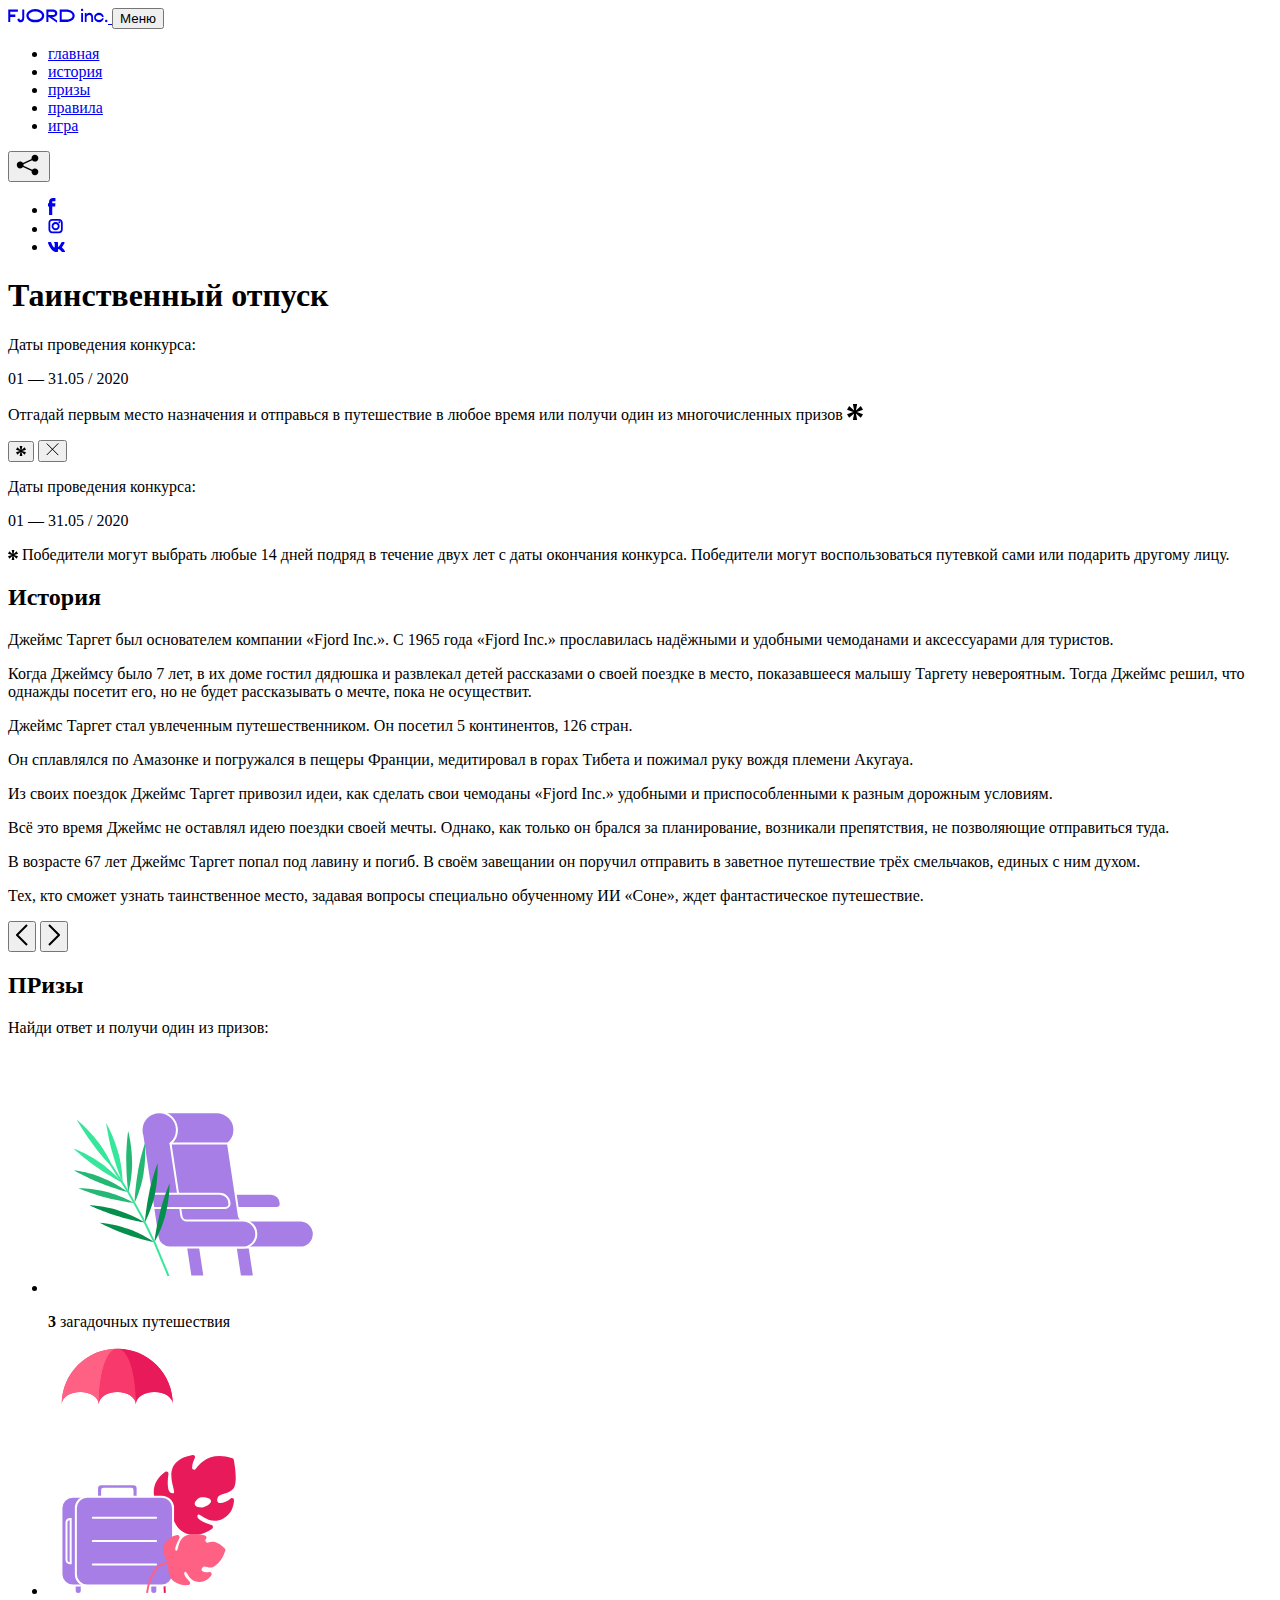
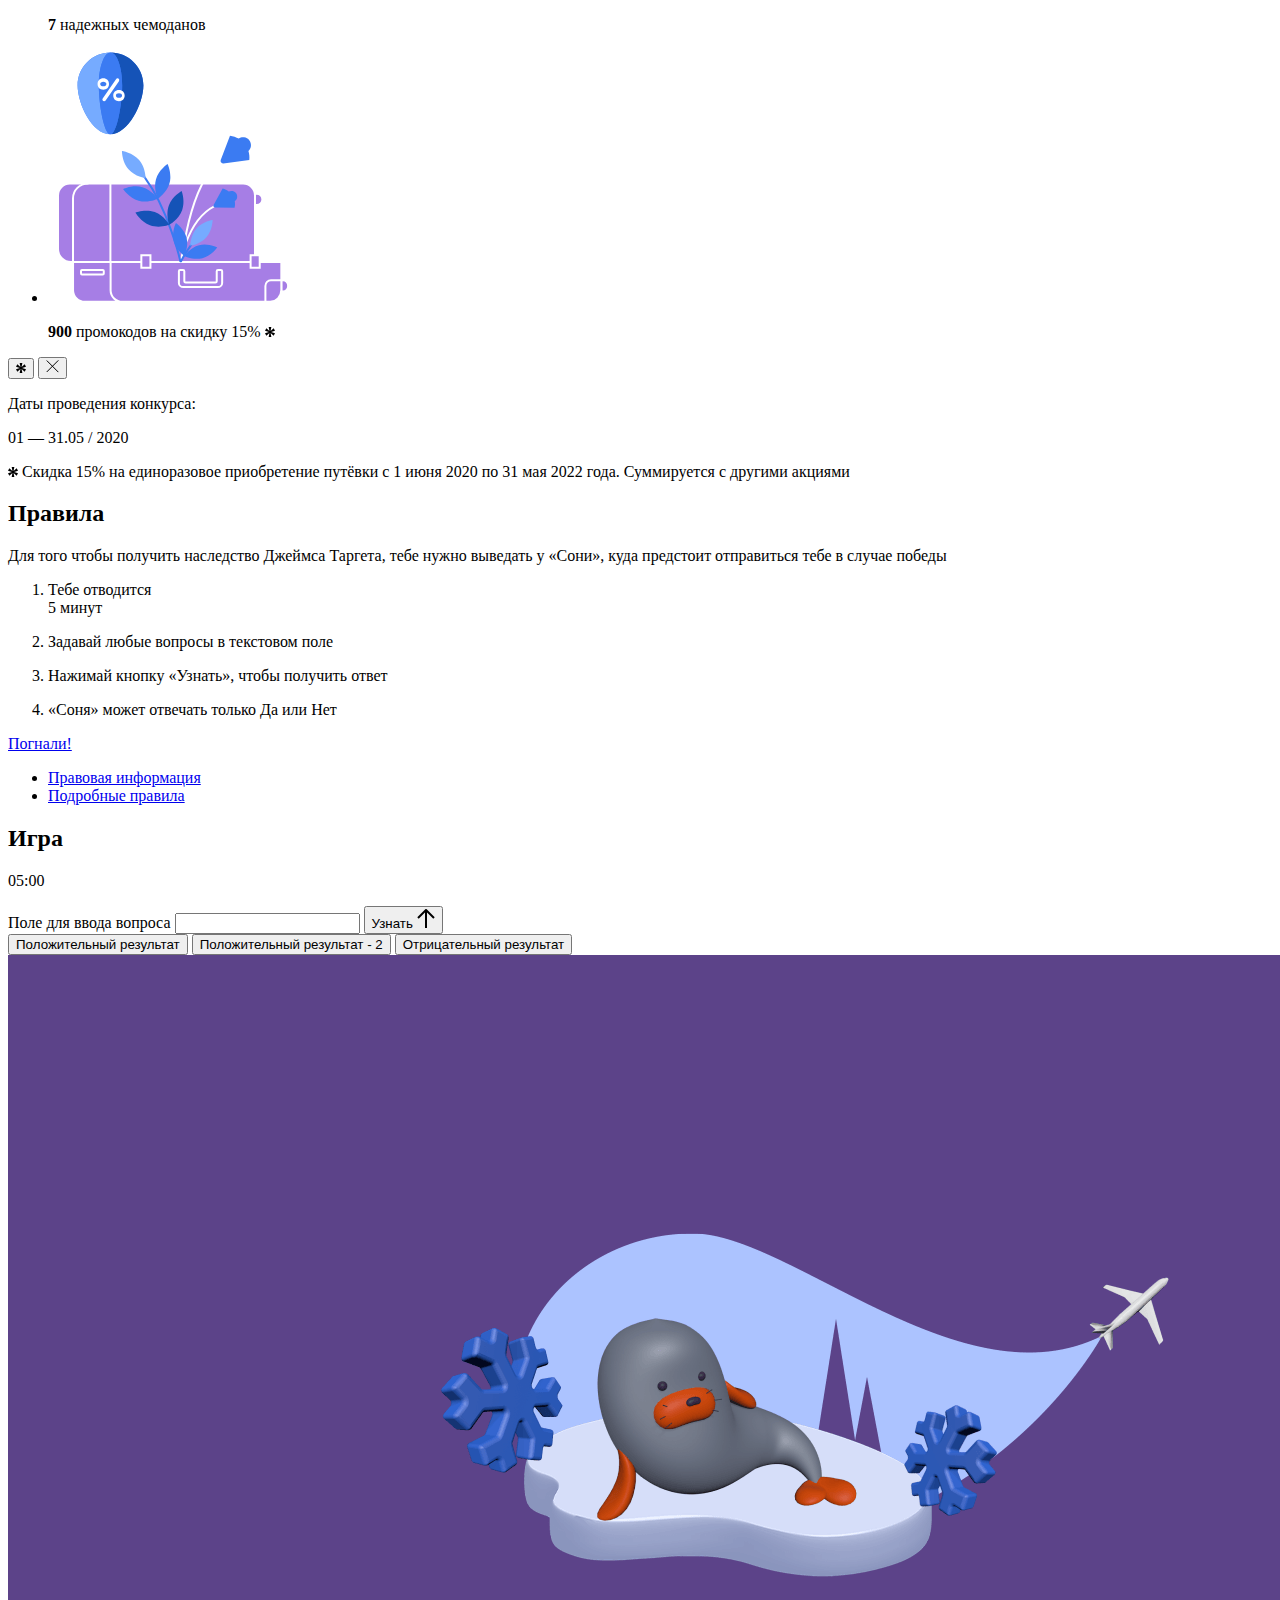
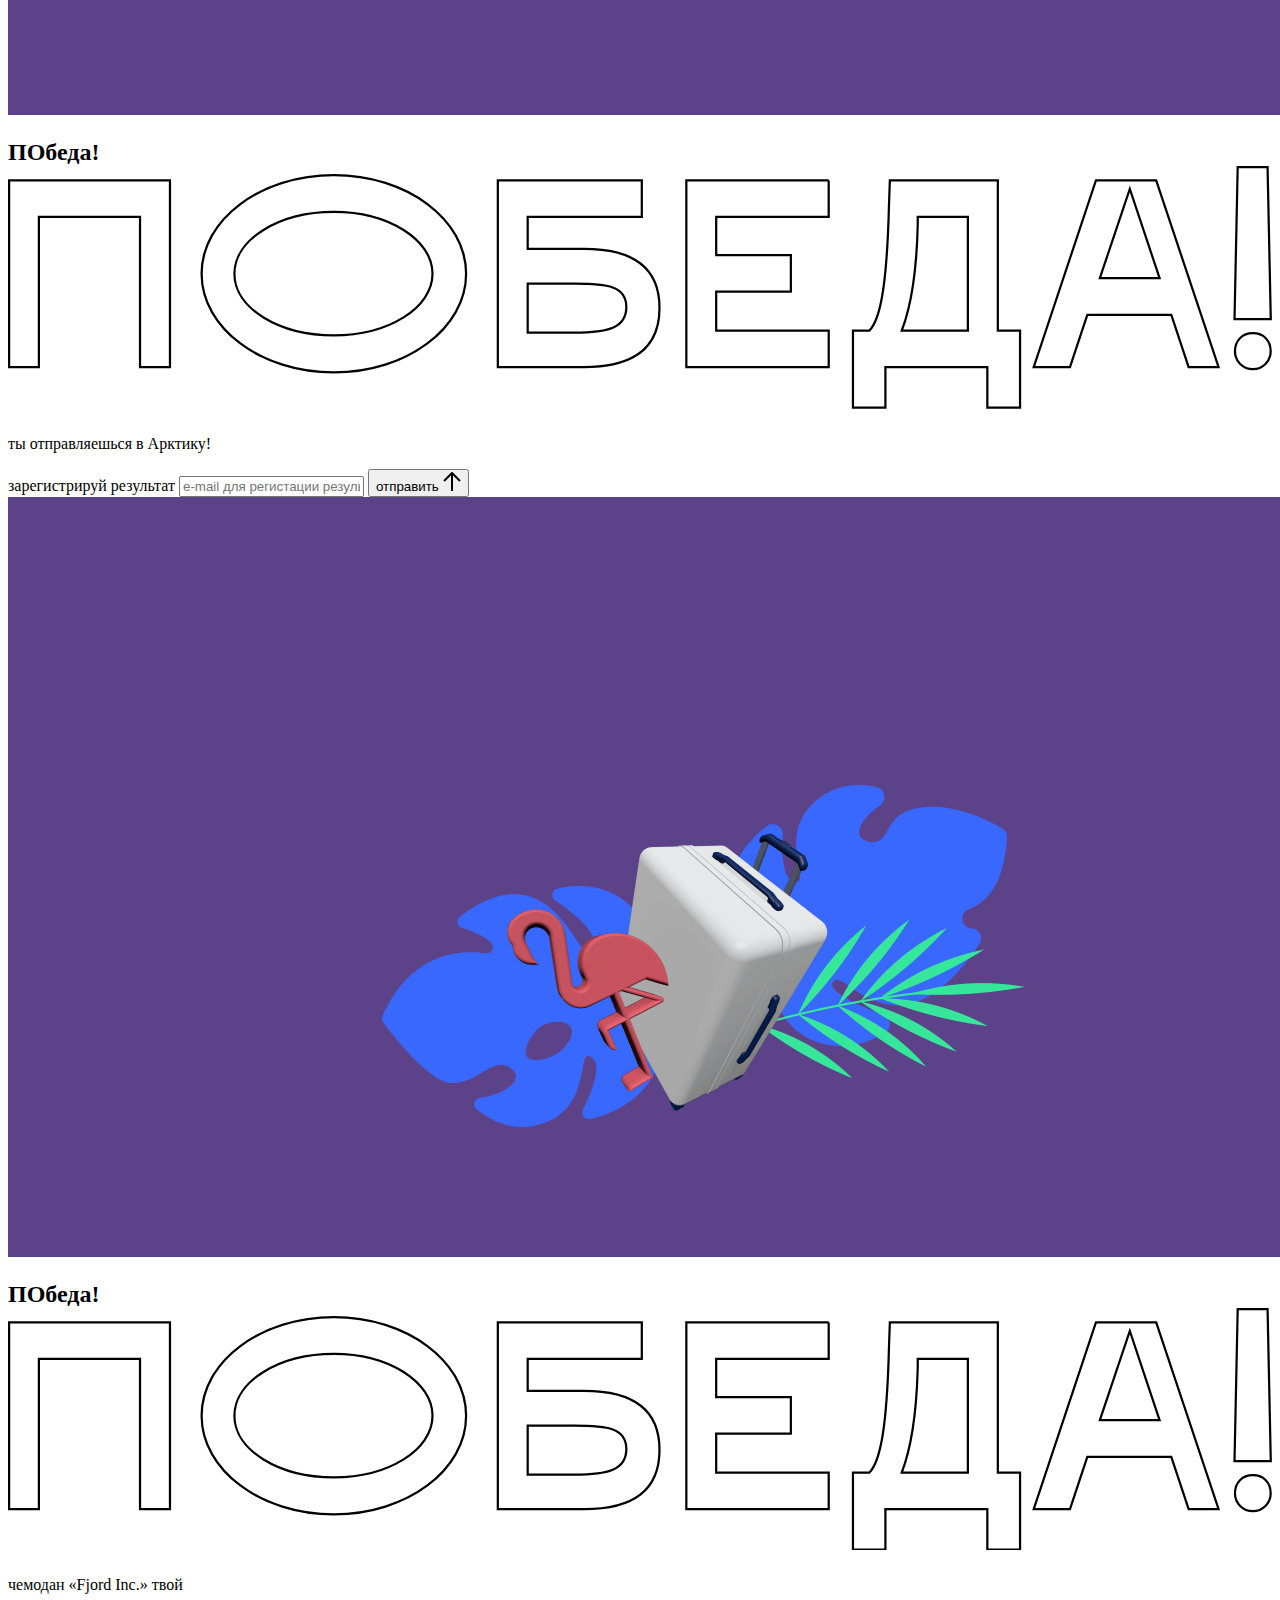
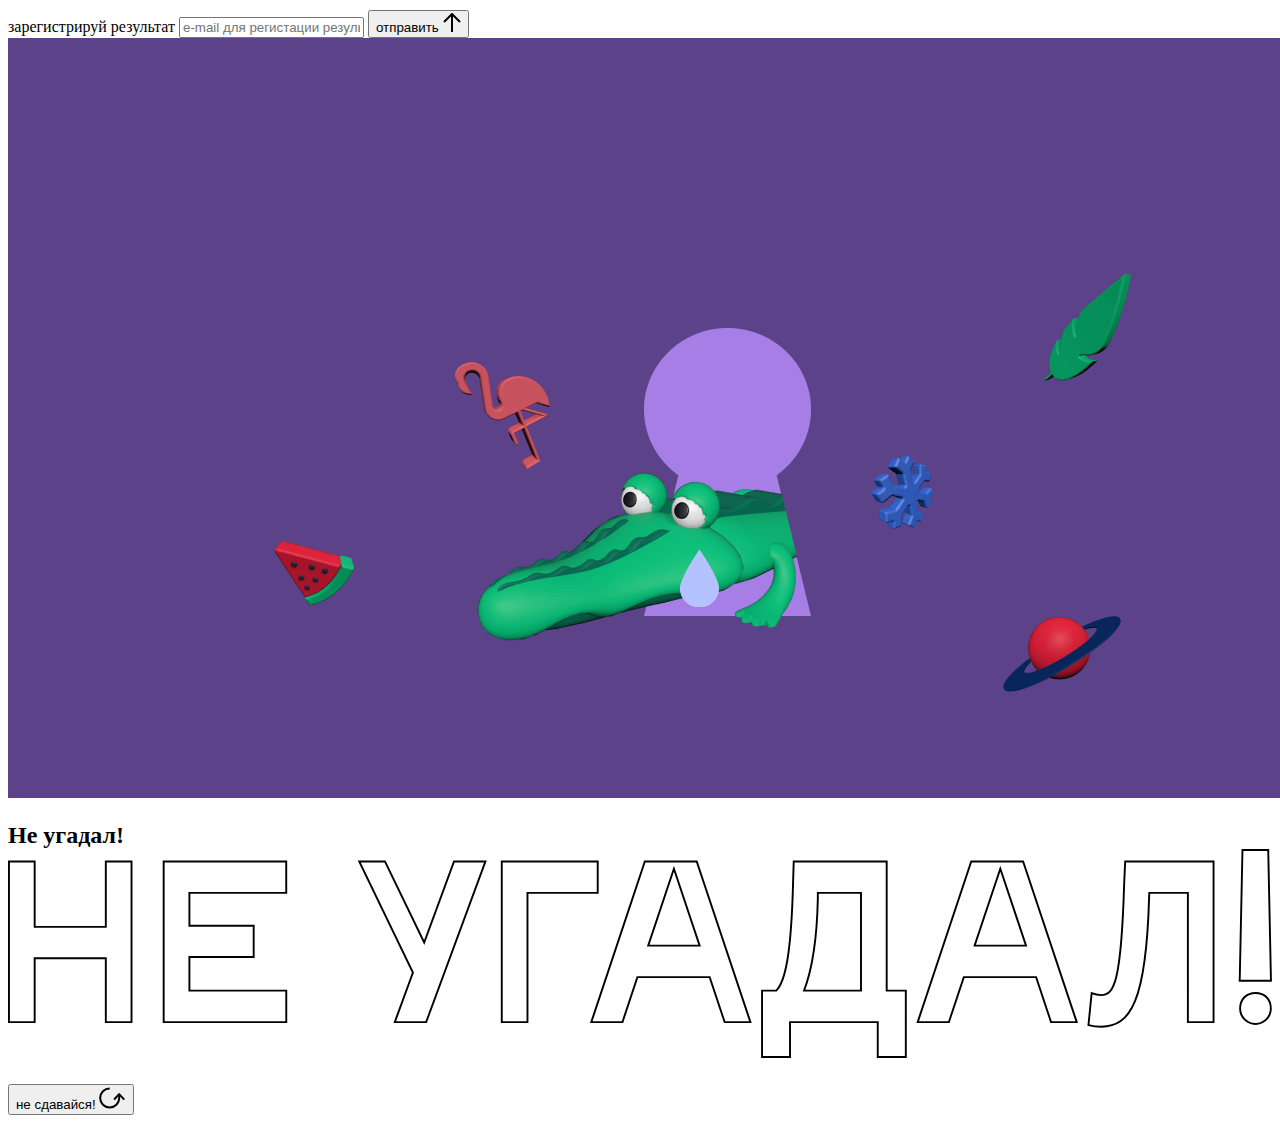
<file: source/index.html>
<!DOCTYPE html>
<html lang="ru">
<head>
  <meta charset="UTF-8">
  <meta name="description" content="">
  <meta name="viewport" content="width=device-width, initial-scale=1.0">
  <meta http-equiv="X-UA-Compatible" content="ie=edge">
  <title>Mysterious Vacation</title>
</head>
<body>

  <header class="page-header js-header">
    <div class="page-header__wrapper">
      <a href="#" class="page-header__logo" aria-label="Перейти на страницу FJORD.Inc">
        <svg width="100" height="15" viewBox="0 0 100 15" fill="none" xmlns="http://www.w3.org/2000/svg">
          <path d="M0.26 1.4V14H2.276V8.906H7.334V6.44H2.276V3.848H9.872V1.4H0.26ZM12.733 14.36C15.127 14.36 16.243 12.65 16.243 9.5V1.4H14.263V8.96C14.263 11.21 13.723 11.876 12.733 11.876C11.833 11.876 11.473 11.3 11.347 10.58L9.36702 10.94C9.63702 13.046 10.663 14.36 12.733 14.36ZM18.3918 7.7C18.3918 11.372 22.3878 14.36 27.3198 14.36C32.2518 14.36 36.2478 11.372 36.2478 7.7C36.2478 4.028 32.2518 1.04 27.3198 1.04C22.3878 1.04 18.3918 4.028 18.3918 7.7ZM20.6058 7.7C20.6058 5.378 23.6118 3.524 27.3198 3.524C30.9918 3.524 33.9798 5.378 33.9798 7.7C33.9798 10.004 30.9918 11.858 27.3198 11.858C23.6118 11.858 20.6058 10.004 20.6058 7.7ZM40.403 14V8.906H40.799L49.079 14.702V12.38L44.039 8.906H44.201C47.999 8.906 49.277 7.304 49.277 5.162C49.277 3.092 47.999 1.4 44.201 1.4H38.387V14H40.403ZM43.535 3.722C45.785 3.722 47.045 4.136 47.045 5.432C47.045 6.764 45.785 7.034 43.535 7.034H40.403V3.722H43.535ZM51.6936 1.382V14H57.8676C62.7456 14 66.7236 11.534 66.7236 7.7C66.7236 3.848 62.7456 1.382 57.8676 1.382H51.6936ZM53.7096 11.624V3.722H57.5436C61.5396 3.722 64.4916 5.018 64.4916 7.7C64.4916 10.238 61.5396 11.624 57.5436 11.624H53.7096ZM73.1832 14.018H74.9832V5H73.1832V14.018ZM72.9132 1.976C72.9132 2.57 73.3992 3.092 74.0832 3.092C74.7492 3.092 75.2352 2.57 75.2352 1.976C75.2352 1.382 74.7672 0.805999 74.0832 0.805999C73.3812 0.805999 72.9132 1.382 72.9132 1.976ZM76.7867 14H78.5687V9.104C78.7487 8.006 79.5947 6.962 81.0887 6.962C82.1147 6.962 83.2667 7.448 83.2667 9.554V14H85.0487V9.014C85.0487 6.152 83.2307 4.73 81.3587 4.73C79.9187 4.73 79.0727 5.558 78.5687 6.854V5H76.7867V14ZM90.9898 14.27C93.5098 14.27 95.3818 12.506 95.7238 10.328H94.0498C93.7258 11.3 92.6998 12.02 90.9898 12.02C88.8478 12.02 87.7678 10.922 87.7678 9.59C87.7678 8.24 88.8478 6.962 90.9898 6.962C92.7538 6.962 93.7978 7.844 94.0858 8.924H95.7418C95.4358 6.71 93.6178 4.73 90.9898 4.73C88.0918 4.73 86.1298 7.124 86.1298 9.59C86.1298 12.074 88.1278 14.27 90.9898 14.27ZM97.0693 12.938C97.0693 13.658 97.5553 14.144 98.2753 14.144C98.9953 14.144 99.4813 13.658 99.4813 12.938C99.4813 12.2 98.9953 11.714 98.2753 11.714C97.5553 11.714 97.0693 12.2 97.0693 12.938Z" fill="currentColor"/>
        </svg>
      </a>
      <button class="page-header__toggler js-menu-toggler" type="button" aria-label="Управление мобильным меню"><span>Меню</span></button>
      <nav class="page-header__nav">
        <div class="page-header__menu js-menu" id="menu">
          <ul>
            <li>
              <a class="js-menu-link active" href="#top" data-href="top">главная</a>
            </li>
            <li>
              <a class="js-menu-link" href="#story" data-href="story">история</a>
            </li>
            <li>
              <a class="js-menu-link" href="#prizes" data-href="prizes">призы</a>
            </li>
            <li>
              <a class="js-menu-link" href="#rules" data-href="rules">правила</a>
            </li>
            <li>
              <a class="js-menu-link" href="#game" data-href="game">игра</a>
            </li>
          </ul>
        </div>
        <div class="page-header__social">
          <div class="social-block js-social-block">
            <button class="social-block__toggler" aria-label="Управлять блоком с социальными кнопками">
              <svg width="26" height="22" viewBox="0 0 27 22" fill="none" xmlns="http://www.w3.org/2000/svg">
                <path d="M19.6721 7.43664C21.6273 7.43664 23.213 5.85095 23.213 3.89566C23.213 1.94037 21.6273 0.354675 19.6721 0.354675C17.7168 0.354675 16.1311 1.94037 16.1311 3.89566C16.1311 4.19968 16.1728 4.49178 16.2458 4.77345L7.21751 8.95527C6.57519 8.05214 5.52303 7.46049 4.33078 7.46049C2.37549 7.46049 0.789795 9.04618 0.789795 11.0015C0.789795 12.9568 2.37549 14.5425 4.33078 14.5425C5.52303 14.5425 6.57668 13.9508 7.21751 13.0477L16.2458 17.2295C16.1743 17.5112 16.1311 17.8033 16.1311 18.1073C16.1311 20.0626 17.7168 21.6483 19.6721 21.6483C21.6273 21.6483 23.213 20.0626 23.213 18.1073C23.213 16.152 21.6273 14.5663 19.6721 14.5663C18.4798 14.5663 17.4262 15.158 16.7853 16.0611L7.75701 11.8793C7.82854 11.5976 7.87176 11.3055 7.87176 11.0015C7.87176 10.6974 7.83003 10.4053 7.75701 10.1237L16.7853 5.94186C17.4262 6.84499 18.4783 7.43664 19.6721 7.43664Z" fill="currentColor"/>
              </svg>
            </button>
            <ul class="social-block__list">
              <li>
                <a class="social-block__link social-block__link--fb" href="#" aria-label="Мы на Facebook">
                  <svg width="8" height="17" viewBox="0 0 8 17" fill="none" xmlns="http://www.w3.org/2000/svg">
                    <path d="M4.24646 16.9899H1.09275L1.05793 8.49828H0V5.30707H1.05793V3.81124C1.05793 1.42084 2.57654 0 5.21735 0H7.41758V3.18585H5.30841C4.28262 3.18585 4.2478 3.48582 4.2478 4.24914V5.30707H7.42964L7.16716 8.49828H4.2478V16.9899H4.24646Z" fill="currentColor"/>
                  </svg>
                </a>
              </li>
              <li>
                <a class="social-block__link social-block__link--insta" href="#" aria-label="Мы в Instagram">
                  <svg width="15" height="15" viewBox="0 0 15 15" fill="none" xmlns="http://www.w3.org/2000/svg">
                    <path d="M11.0197 0H4.19806C2.14246 0 0.471191 1.66993 0.471191 3.72285V10.5499C0.471191 12.6082 2.14112 14.2727 4.19806 14.2727H11.0197C13.0753 14.2727 14.7466 12.6082 14.7466 10.5499V3.72285C14.7466 1.67127 13.0753 0 11.0197 0ZM11.0197 12.4849H4.19806C3.13076 12.4849 2.26432 11.6158 2.26432 10.5512V3.72419C2.26432 2.65956 3.13076 1.79715 4.19806 1.79715H11.0197C12.087 1.79715 12.9535 2.6609 12.9535 3.72419V10.5512C12.9535 11.6145 12.087 12.4849 11.0197 12.4849Z" fill="currentColor"/>
                    <path d="M7.60887 3.11084C5.38989 3.11084 3.58203 4.9187 3.58203 7.14036C3.58203 9.35532 5.38989 11.1645 7.60887 11.1645C9.83053 11.1645 11.6357 9.35666 11.6357 7.14036C11.6357 4.9187 9.83053 3.11084 7.60887 3.11084ZM7.60887 9.36871C6.37551 9.36871 5.37784 8.37372 5.37784 7.14036C5.37784 5.90699 6.37551 4.90665 7.60887 4.90665C8.83822 4.90665 9.84259 5.90833 9.84259 7.14036C9.84392 8.37238 8.83822 9.36871 7.60887 9.36871Z" fill="currentColor"/>
                    <path d="M11.3573 2.35962C10.8256 2.35962 10.3931 2.79752 10.3931 3.32381C10.3931 3.85546 10.8256 4.29336 11.3573 4.29336C11.8862 4.29336 12.3215 3.85546 12.3215 3.32381C12.3215 2.79752 11.8862 2.35962 11.3573 2.35962Z" fill="currentColor"/>
                  </svg>
                </a>
              </li>
              <li>
                <a class="social-block__link social-block__link--vk" href="#" aria-label="Мы ВКонтакте">
                  <svg width="17" height="10" viewBox="0 0 17 10" fill="none" xmlns="http://www.w3.org/2000/svg">
                    <path d="M14.1234 4.9002C14.1234 4.9002 16.3623 1.72708 16.5866 0.680242C16.6595 0.312285 16.4947 0.103188 16.1069 0.103188C16.1069 0.103188 14.8193 0.103188 14.168 0.103188C13.7235 0.103188 13.5587 0.293278 13.4235 0.579768C13.4235 0.579768 12.3724 2.82553 11.0969 4.24712C10.6861 4.70333 10.4781 4.84318 10.2511 4.84318C10.0646 4.84318 9.98625 4.6911 9.98625 4.27834V0.649016C9.98625 0.147997 9.92545 0.00135496 9.5066 0.00135496H6.39628C6.15578 0.00135496 6.0085 0.134417 6.0085 0.324506C6.0085 0.801084 6.73406 0.908351 6.73406 2.20231V4.87305C6.73406 5.40529 6.70569 5.61575 6.45303 5.61575C5.78016 5.61575 4.19528 3.30618 3.30623 0.678887C3.12923 0.145282 2.93737 0 2.43475 0H0.486409C0.205373 0 0 0.190085 0 0.476576C0 0.991172 0.60666 3.40801 2.99277 6.64358C4.59927 8.8201 6.70569 10 8.60269 10C9.76196 10 10.0416 9.80312 10.0416 9.31432V7.63883C10.0416 7.22607 10.2065 7.04956 10.4429 7.04956C10.7078 7.04956 11.1847 7.13238 12.2805 8.22268C13.5843 9.47862 13.6762 10 14.3896 10H16.5676C16.7919 10 17 9.89273 17 9.52342C17 9.02919 16.3623 8.15343 15.384 7.10659C14.9801 6.56755 14.3302 5.98914 14.1248 5.72301C13.8275 5.40801 13.9154 5.23014 14.1234 4.9002Z" fill="currentColor"/>
                  </svg>
                </a>
              </li>
            </ul>
          </div>
        </div>
      </nav>
    </div>
  </header>

  <main class="page-content">

    <section class="animation-screen"></section>

    <section class="screen screen--hidden screen--intro" id="top">
      <div class="screen__wrapper">
        <div class="intro">
          <h1 class="intro__title">Таинственный отпуск</h1>
          <div class="intro__content">
            <div class="intro__info">
              <p class="intro__label">Даты проведения конкурса:</p>
              <p class="intro__date">01 — 31.05 / 2020</p>
            </div>
            <div class="intro__message">
              <p>
                Отгадай первым место назначения и&nbsp;отправься в&nbsp;путешествие в&nbsp;любое время или получи один из многочисленных призов
                <svg width="16" height="16" viewBox="0 0 10 10" fill="none" xmlns="http://www.w3.org/2000/svg">
                  <path d="M0 6.35337L3.90271 4.99012L0 3.64663L1.34615 1.32374L4.44287 4.01073L3.67364 0H6.34615L5.57692 4.01073L8.65385 1.32374L10 3.64663L6.13405 4.99012L10 6.35337L8.65385 8.65651L5.57692 5.98927L6.34615 10H3.67364L4.44287 5.96952L1.34615 8.65651L0 6.35337Z" fill="currentColor"/>
                </svg>
              </p>
            </div>
          </div>
        </div>
      </div>
      <div class="screen__footer js-footer">
        <button class="screen__footer-enlarge js-footer-toggler" type="button" aria-label="Показать сообщение">
          <svg width="10" height="10" viewBox="0 0 10 10" fill="none" xmlns="http://www.w3.org/2000/svg">
            <path d="M0 6.35337L3.90271 4.99012L0 3.64663L1.34615 1.32374L4.44287 4.01073L3.67364 0H6.34615L5.57692 4.01073L8.65385 1.32374L10 3.64663L6.13405 4.99012L10 6.35337L8.65385 8.65651L5.57692 5.98927L6.34615 10H3.67364L4.44287 5.96952L1.34615 8.65651L0 6.35337Z" fill="currentColor"/>
          </svg>
        </button>
        <button class="screen__footer-collapse js-footer-toggler" type="button" aria-label="Скрыть сообщение">
          <svg width="13" height="13" viewBox="0 0 13 13" fill="none" xmlns="http://www.w3.org/2000/svg">
            <line x1="12.3536" y1="0.353553" x2="0.738349" y2="11.9688" stroke="currentColor"/>
            <line x1="0.738319" y1="0.539925" x2="12.3535" y2="12.1551" stroke="currentColor"/>
          </svg>
        </button>
        <div class="screen__footer-wrapper">
          <div class="screen__footer-announce">
            <p class="screen__footer-label">Даты проведения конкурса:</p>
            <p class="screen__footer-date">01 — 31.05 / 2020</p>
          </div>
          <div class="screen__footer-note">
            <p>
              <svg width="10" height="10" viewBox="0 0 10 10" fill="none" xmlns="http://www.w3.org/2000/svg">
                <path d="M0 6.35337L3.90271 4.99012L0 3.64663L1.34615 1.32374L4.44287 4.01073L3.67364 0H6.34615L5.57692 4.01073L8.65385 1.32374L10 3.64663L6.13405 4.99012L10 6.35337L8.65385 8.65651L5.57692 5.98927L6.34615 10H3.67364L4.44287 5.96952L1.34615 8.65651L0 6.35337Z" fill="currentColor"/>
              </svg>
              <span>Победители могут выбрать любые 14 дней подряд в&nbsp;течение двух лет с&nbsp;даты окончания конкурса. Победители могут воспользоваться путевкой сами или подарить другому лицу.</span>
            </p>
          </div>
        </div>
      </div>
    </section>

    <section class="screen screen--hidden screen--story" id="story">

      <div class="slider swiper-container js-slider">

        <div class="swiper-wrapper">

          <div class="slider__item swiper-slide">
            <h2 class="slider__item-title">История</h2>
            <p class="slider__item-text">Джеймс Таргет был основателем компании &laquo;Fjord Inc.&raquo;. С&nbsp;1965 года &laquo;Fjord Inc.&raquo; прославилась надёжными и&nbsp;удобными чемоданами и&nbsp;аксессуарами для туристов.</p>
          </div>

          <div class="slider__item swiper-slide">
            <p class="slider__item-text">Когда Джеймсу было 7&nbsp;лет, в&nbsp;их&nbsp;доме гостил дядюшка и&nbsp;развлекал детей рассказами о&nbsp;своей поездке в&nbsp;место, показавшееся малышу Таргету невероятным. Тогда Джеймс решил, что однажды посетит его, но&nbsp;не&nbsp;будет рассказывать о&nbsp;мечте, пока не&nbsp;осуществит.</p>
          </div>

          <div class="slider__item swiper-slide">
            <p class="slider__item-text">Джеймс Таргет стал увлеченным путешественником. Он&nbsp;посетил 5&nbsp;континентов, 126&nbsp;стран.</p>
          </div>

          <div class="slider__item swiper-slide">
            <p class="slider__item-text">Он&nbsp;сплавлялся по&nbsp;Амазонке и&nbsp;погружался в&nbsp;пещеры Франции, медитировал в&nbsp;горах Тибета и&nbsp;пожимал руку вождя племени Акугауа.</p>
          </div>

          <div class="slider__item swiper-slide">
            <p class="slider__item-text">Из&nbsp;своих поездок Джеймс Таргет привозил идеи, как сделать свои чемоданы &laquo;Fjord Inc.&raquo; удобными и&nbsp;приспособленными к&nbsp;разным дорожным условиям.</p>
          </div>

          <div class="slider__item swiper-slide">
            <p class="slider__item-text">Всё это время Джеймс не&nbsp;оставлял идею поездки своей мечты. Однако, как только он&nbsp;брался за&nbsp;планирование, возникали препятствия, не&nbsp;позволяющие отправиться туда.</p>
          </div>

          <div class="slider__item swiper-slide">
            <p class="slider__item-text">В&nbsp;возрасте 67&nbsp;лет Джеймс Таргет попал под лавину и&nbsp;погиб. В&nbsp;своём завещании он&nbsp;поручил отправить в&nbsp;заветное путешествие трёх смельчаков, единых с&nbsp;ним духом.</p>
          </div>

          <div class="slider__item swiper-slide">
            <p class="slider__item-text">Тех, кто сможет узнать таинственное место, задавая вопросы специально обученному ИИ&nbsp;&laquo;Соне&raquo;, ждет фантастическое путешествие.</p>
          </div>
        </div>
        <div class="slider__controls">
          <button class="slider__control slider__control--prev js-control-prev" type="button" aria-label="Показать предыдущую историю">
            <svg width="12" height="22" viewBox="0 0 12 22" fill="none" xmlns="http://www.w3.org/2000/svg">
              <path d="M11 1L1 11L11 21" stroke="currentColor" stroke-width="2" stroke-linejoin="round"/>
            </svg>
          </button>
          <button class="slider__control slider__control--next js-control-next" type="button" aria-label="Показать следующую историю">
            <svg width="12" height="22" viewBox="0 0 12 22" fill="none" xmlns="http://www.w3.org/2000/svg">
              <path d="M1 1L11 11L1 21" stroke="currentColor" stroke-width="2" stroke-linejoin="round"/>
            </svg>
          </button>
        </div>
        <div class="slider__pagination swiper-pagination"></div>
      </div>
      <div class="screen__fill"></div>
    </section>

    <section class="screen screen--hidden screen--prizes" id="prizes">
      <div class="screen__wrapper">
        <div class="prizes">
          <h2 class="prizes__title">ПРизы</h2>
          <div class="prizes__lead">
            <p>Найди ответ и&nbsp;получи один из&nbsp;призов:</p>
          </div>
          <ul class="prizes__list">
            <li class="prizes__item prizes__item--journeys">
              <div class="prizes__icon">
                <picture>
                  <source srcset="img/prize1-mob.svg" media="(orientation: portrait)">
                  <img src="img/prize1.svg" alt="">
                </picture>
              </div>
              <p class="prizes__desc">
                <b>3</b>
                <span>загадочных путешествия</span>
              </p>
            </li>
            <li class="prizes__item prizes__item--cases">
              <div class="prizes__icon">
                <picture>
                  <source srcset="img/prize2-mob.svg" media="(orientation: portrait)">
                  <img src="img/prize2.svg" alt="">
                </picture>
              </div>
              <p class="prizes__desc">
                <b>7</b>
                <span>надежных чемоданов</span>
              </p>
            </li>
            <li class="prizes__item prizes__item--codes">
              <div class="prizes__icon">
                <picture>
                  <source srcset="img/prize3-mob.svg" media="(orientation: portrait)">
                  <img src="img/prize3.svg" alt="">
                </picture>
              </div>
              <p class="prizes__desc">
                <b>900</b>
                <span>
                  промокодов на&nbsp;скидку 15%
                  <svg width="10" height="10" viewBox="0 0 10 10" fill="none" xmlns="http://www.w3.org/2000/svg">
                    <path d="M0 6.35337L3.90271 4.99012L0 3.64663L1.34615 1.32374L4.44287 4.01073L3.67364 0H6.34615L5.57692 4.01073L8.65385 1.32374L10 3.64663L6.13405 4.99012L10 6.35337L8.65385 8.65651L5.57692 5.98927L6.34615 10H3.67364L4.44287 5.96952L1.34615 8.65651L0 6.35337Z" fill="currentColor"/>
                  </svg>
                </span>
              </p>
            </li>
          </ul>
        </div>
      </div>
      <div class="screen__footer js-footer">
        <button class="screen__footer-enlarge js-footer-toggler" type="button" aria-label="Показать сообщение">
          <svg width="10" height="10" viewBox="0 0 10 10" fill="none" xmlns="http://www.w3.org/2000/svg">
            <path d="M0 6.35337L3.90271 4.99012L0 3.64663L1.34615 1.32374L4.44287 4.01073L3.67364 0H6.34615L5.57692 4.01073L8.65385 1.32374L10 3.64663L6.13405 4.99012L10 6.35337L8.65385 8.65651L5.57692 5.98927L6.34615 10H3.67364L4.44287 5.96952L1.34615 8.65651L0 6.35337Z" fill="currentColor"/>
          </svg>
        </button>
        <button class="screen__footer-collapse js-footer-toggler" type="button" aria-label="Скрыть сообщение">
          <svg width="13" height="13" viewBox="0 0 13 13" fill="none" xmlns="http://www.w3.org/2000/svg">
            <line x1="12.3536" y1="0.353553" x2="0.738349" y2="11.9688" stroke="currentColor"/>
            <line x1="0.738319" y1="0.539925" x2="12.3535" y2="12.1551" stroke="currentColor"/>
          </svg>
        </button>
        <div class="screen__footer-wrapper">
          <div class="screen__footer-announce">
            <p class="screen__footer-label">Даты проведения конкурса:</p>
            <p class="screen__footer-date">01 — 31.05 / 2020</p>
          </div>
          <div class="screen__footer-note">
            <p>
              <svg width="10" height="10" viewBox="0 0 10 10" fill="none" xmlns="http://www.w3.org/2000/svg">
                <path d="M0 6.35337L3.90271 4.99012L0 3.64663L1.34615 1.32374L4.44287 4.01073L3.67364 0H6.34615L5.57692 4.01073L8.65385 1.32374L10 3.64663L6.13405 4.99012L10 6.35337L8.65385 8.65651L5.57692 5.98927L6.34615 10H3.67364L4.44287 5.96952L1.34615 8.65651L0 6.35337Z" fill="currentColor"/>
              </svg>
              <span>Скидка&nbsp;15% на&nbsp;единоразовое приобретение путёвки с&nbsp;1&nbsp;июня 2020 по&nbsp;31&nbsp;мая 2022&nbsp;года. Суммируется с&nbsp;другими акциями</span>
            </p>
          </div>
        </div>
      </div>
    </section>

    <section class="screen screen--hidden screen--rules" id="rules">
      <div class="screen__wrapper">
        <div class="rules">
          <h2 class="rules__title">Правила</h2>
          <div class="rules__lead">
            <p>Для того чтобы получить наследство Джеймса Таргета, тебе нужно выведать у&nbsp;&laquo;Сони&raquo;, куда предстоит отправиться тебе в&nbsp;случае победы</p>
          </div>
          <ol class="rules__list">
            <li class="rules__item">
              <p>Тебе отводится <br>5&nbsp;минут</p>
            </li>
            <li class="rules__item">
              <p>Задавай любые вопросы в&nbsp;текстовом поле</p>
            </li>
            <li class="rules__item">
              <p>Нажимай кнопку &laquo;Узнать&raquo;, чтобы получить ответ</p>
            </li>
            <li class="rules__item">
              <p>&laquo;Соня&raquo; может отвечать только&nbsp;Да или Нет</p>
            </li>
          </ol>
          <a href="#game" class="rules__link btn">Погнали!</a>
        </div>
      </div>
      <div class="screen__disclaimer">
        <div class="disclaimer">
          <ul>
            <li>
              <a href="#">Правовая информация</a>
            </li>
            <li>
              <a href="#">Подробные правила</a>
            </li>
          </ul>
        </div>
      </div>
    </section>

    <section class="screen screen--hidden screen--game" id="game">
      <div class="screen__wrapper">
        <div class="game">
          <div class="game__header">
            <h2 class="game__title">Игра</h2>
            <div class="game__counter">
              <span>05</span>:<span>00</span>
            </div>
          </div>
          <div class="game__body">
            <div class="chat">
              <div class="chat__body js-chat">
                <ul class="chat__list" id="messages"></ul>
              </div>
              <div class="chat__footer">
                <form action="#" method="post" class="form" id="message-form">
                  <label for="message-field" class="visually-hidden">Поле для ввода вопроса</label>
                  <input type="text" class="form__field" id="message-field">
                  <button class="form__button btn">
                    Узнать
                    <svg width="18" height="19" viewBox="0 0 18 19" fill="none" xmlns="http://www.w3.org/2000/svg">
                      <path stroke="currentColor" stroke-width="2" d="M9 19V1"/>
                      <path d="M1 9l8-8 8 8" stroke="currentColor" stroke-width="2" stroke-linejoin="round"/>
                    </svg>
                  </button>
                </form>
              </div>
            </div>
          </div>
          <!-- временные кнопки для показа результата -->
          <div class="game__buttons">
            <button class="game__button btn js-show-result" type="button" data-target="result">Положительный результат</button>
            <button class="game__button btn js-show-result" type="button" data-target="result2">Положительный результат - 2</button>
            <button class="game__button btn js-show-result" type="button" data-target="result3">Отрицательный результат</button>
          </div>
        </div>
      </div>
    </section>

    <section class="screen screen--hidden screen--result" id="result">
      <div class="screen__wrapper">
        <div class="result result--trip">
          <div class="result__image">
            <picture>
              <source srcset="img/result1-mob.png 1x, img/result1-mob@2x.png 2x" media="(max-width: 768px) and (orientation: portrait)">
              <img src="img/result1.png" srcset="img/result1@2x.png 2x" alt="">
            </picture>
          </div>
          <h2 class="result__title">
            <span class="visually-hidden">ПОбеда!</span>
            <svg xmlns="http://www.w3.org/2000/svg" viewBox="0 0 568.85 109.24">
              <path d="M16,24.44V92H2.6V8H75V92H61.52V24.44H16Z" transform="translate(-2.1 -1.5)" fill="none" stroke="currentColor"/>
              <path
                d="M148.76,5.6c32.88,0,59.52,19.92,59.52,44.4s-26.64,44.4-59.52,44.4S89.24,74.48,89.24,50,115.88,5.6,148.76,5.6Zm0,72.12c24.48,0,44.4-12.36,44.4-27.72s-19.92-27.84-44.4-27.84C124,22.16,104,34.52,104,50S124,77.72,148.76,77.72Z"
                transform="translate(-2.1 -1.5)" fill="none" stroke="currentColor"/>
              <path
                d="M287.36,8V24.44H236v14.4h25.32c25.44,0,34,11.16,34,26.52,0,15.6-8.52,26.64-34,26.64H222.56V8h64.8ZM256.88,76.52c15.12,0,23.52-2,23.52-11.52S272,54.44,256.88,54.44H236V76.52h20.88Z"
                transform="translate(-2.1 -1.5)" fill="none" stroke="currentColor"/>
              <path d="M371.47,8V24.44H320.84V41.6h33.6V58h-33.6V75.56h50.64V92H307.4V8h64.08Z" transform="translate(-2.1 -1.5)"
                    fill="none" stroke="currentColor"/>
              <path
                d="M382.39,110.24V75.56h7.44c4.56-4.68,7.8-18.36,8.76-56L399,8h48.6V75.56h10v34.68H442.87V92H397v18.24H382.39Zm51.72-34.68V24.44H411.55v3.12c-0.48,22.44-3.24,37.68-7.2,48h29.76Z"
                transform="translate(-2.1 -1.5)" fill="none" stroke="currentColor"/>
              <path
                d="M463.75,92l28-84h27.12l28.08,84H533.47l-7.8-23.52h-37.8L480.07,92H463.75Zm56.64-40L507,11.84,493.51,52h26.88Z"
                transform="translate(-2.1 -1.5)" fill="none" stroke="currentColor"/>
              <path
                d="M554.12,70.4L555.55,2H569l1.44,68.4H554.12Zm8.28,6.36c4.8,0,8,3.24,8,8.16a8,8,0,1,1-16.08,0C554.35,80,557.59,76.76,562.39,76.76Z"
                transform="translate(-2.1 -1.5)" fill="none" stroke="currentColor"/>
            </svg>
          </h2>
          <div class="result__text">
            <p>ты&nbsp;отправляешься в&nbsp;Арктику!</p>
          </div>
          <div class="result__form">
            <form action="#" method="post" class="form form--result">
              <label for="email-field" class="form__label">зарегистрируй результат</label>
              <input type="email" class="form__field" id="email-field" placeholder="e-mail для регистации результата и получения приза" required>
              <button class="form__button btn">
                отправить
                <svg width="18" height="19" viewBox="0 0 18 19" fill="none" xmlns="http://www.w3.org/2000/svg">
                  <path stroke="currentColor" stroke-width="2" d="M9 19V1"/>
                  <path d="M1 9l8-8 8 8" stroke="currentColor" stroke-width="2" stroke-linejoin="round"/>
                </svg>
              </button>
            </form>
          </div>
        </div>
      </div>
    </section>

    <section class="screen screen--hidden screen--result" id="result2">
      <div class="screen__wrapper">
        <div class="result result--prize">
          <div class="result__image">
            <picture>
              <source srcset="img/result2-mob.png 1x, img/result2-mob@2x.png 2x" media="(max-width: 768px) and (orientation: portrait)">
              <img src="img/result2.png" srcset="img/result2@2x.png 2x" alt="">
            </picture>
          </div>
          <h2 class="result__title">
            <span class="visually-hidden">ПОбеда!</span>
            <svg xmlns="http://www.w3.org/2000/svg" viewBox="0 0 568.85 109.24">
              <path d="M16,24.44V92H2.6V8H75V92H61.52V24.44H16Z" transform="translate(-2.1 -1.5)" fill="none" stroke="currentColor"/>
              <path
                d="M148.76,5.6c32.88,0,59.52,19.92,59.52,44.4s-26.64,44.4-59.52,44.4S89.24,74.48,89.24,50,115.88,5.6,148.76,5.6Zm0,72.12c24.48,0,44.4-12.36,44.4-27.72s-19.92-27.84-44.4-27.84C124,22.16,104,34.52,104,50S124,77.72,148.76,77.72Z"
                transform="translate(-2.1 -1.5)" fill="none" stroke="currentColor"/>
              <path
                d="M287.36,8V24.44H236v14.4h25.32c25.44,0,34,11.16,34,26.52,0,15.6-8.52,26.64-34,26.64H222.56V8h64.8ZM256.88,76.52c15.12,0,23.52-2,23.52-11.52S272,54.44,256.88,54.44H236V76.52h20.88Z"
                transform="translate(-2.1 -1.5)" fill="none" stroke="currentColor"/>
              <path d="M371.47,8V24.44H320.84V41.6h33.6V58h-33.6V75.56h50.64V92H307.4V8h64.08Z" transform="translate(-2.1 -1.5)"
                    fill="none" stroke="currentColor"/>
              <path
                d="M382.39,110.24V75.56h7.44c4.56-4.68,7.8-18.36,8.76-56L399,8h48.6V75.56h10v34.68H442.87V92H397v18.24H382.39Zm51.72-34.68V24.44H411.55v3.12c-0.48,22.44-3.24,37.68-7.2,48h29.76Z"
                transform="translate(-2.1 -1.5)" fill="none" stroke="currentColor"/>
              <path
                d="M463.75,92l28-84h27.12l28.08,84H533.47l-7.8-23.52h-37.8L480.07,92H463.75Zm56.64-40L507,11.84,493.51,52h26.88Z"
                transform="translate(-2.1 -1.5)" fill="none" stroke="currentColor"/>
              <path
                d="M554.12,70.4L555.55,2H569l1.44,68.4H554.12Zm8.28,6.36c4.8,0,8,3.24,8,8.16a8,8,0,1,1-16.08,0C554.35,80,557.59,76.76,562.39,76.76Z"
                transform="translate(-2.1 -1.5)" fill="none" stroke="currentColor"/>
            </svg>
          </h2>
          <div class="result__text">
            <p>чемодан &laquo;Fjord&nbsp;Inc.&raquo;&nbsp;твой</p>
          </div>
          <div class="result__form">
            <form action="#" method="post" class="form form--result">
              <label for="email-field2" class="form__label">зарегистрируй результат</label>
              <input type="email" class="form__field" id="email-field2" placeholder="e-mail для регистации результата и получения приза" required>
              <button class="form__button btn">
                отправить
                <svg width="18" height="19" viewBox="0 0 18 19" fill="none" xmlns="http://www.w3.org/2000/svg">
                  <path stroke="currentColor" stroke-width="2" d="M9 19V1"/>
                  <path d="M1 9l8-8 8 8" stroke="currentColor" stroke-width="2" stroke-linejoin="round"/>
                </svg>
              </button>
            </form>
          </div>
        </div>
      </div>
    </section>

    <section class="screen screen--hidden screen--result" id="result3">
      <div class="screen__wrapper">
        <div class="result result--negative">
          <div class="result__image">
            <picture>
              <source srcset="img/result3-mob.png 1x, img/result3-mob@2x.png 2x" media="(max-width: 768px) and (orientation: portrait)">
              <img src="img/result3.png" srcset="img/result3@2x.png 2x" alt="">
            </picture>
          </div>
          <h2 class="result__title">
            <span class="visually-hidden">Не угадал!</span>
            <svg xmlns="http://www.w3.org/2000/svg" viewBox="0 0 660.77 109.24">
              <path d="M2.66,92V8H16.1V42.2H53.3V8H66.74V92H53.3V58.64H16.1V92H2.66Z" transform="translate(-2.16 -1.5)"
                    fill="none" stroke="currentColor"/>
              <path d="M147.62,8V24.44H97V41.6h33.6V58H97V75.56h50.64V92H83.54V8h64.08Z" transform="translate(-2.16 -1.5)"
                    fill="none" stroke="currentColor"/>
              <path d="M199.22,8l20.52,42.36L235.34,8h16.44l-31,84H204.38l9.48-25.92L185.78,8h13.44Z"
                    transform="translate(-2.16 -1.5)" fill="none" stroke="currentColor"/>
              <path d="M273.74,24.44V92H260.3V8h50.16V24.44H273.74Z" transform="translate(-2.16 -1.5)" fill="none"
                    stroke="currentColor"/>
              <path
                d="M307.1,92l28-84h27.12l28.08,84H376.82L369,68.48h-37.8L323.42,92H307.1Zm56.64-40L350.3,11.84,336.86,52h26.88Z"
                transform="translate(-2.16 -1.5)" fill="none" stroke="currentColor"/>
              <path
                d="M396.38,110.24V75.56h7.44c4.56-4.68,7.8-18.36,8.76-56L412.94,8h48.6V75.56h10v34.68H456.86V92H411v18.24H396.38ZM448.1,75.56V24.44H425.54v3.12c-0.48,22.44-3.24,37.68-7.2,48H448.1Z"
                transform="translate(-2.16 -1.5)" fill="none" stroke="currentColor"/>
              <path
                d="M477.74,92l28-84h27.12L560.9,92H547.46l-7.8-23.52h-37.8L494.06,92H477.74Zm56.64-40-13.44-40.2L507.5,52h26.88Z"
                transform="translate(-2.16 -1.5)" fill="none" stroke="currentColor"/>
              <path
                d="M568.7,76.88a13.77,13.77,0,0,0,5,1c6.6,0,10.44-6.24,12-58.32L586.22,8h46.2V92H619V24.44H598.82l-0.12,3.12C597.14,81,589,94.4,573.74,94.4a28.55,28.55,0,0,1-6.72-.84Z"
                transform="translate(-2.16 -1.5)" fill="none" stroke="currentColor"/>
              <path
                d="M646.1,70.4L647.54,2H661l1.44,68.4H646.1Zm8.28,6.36c4.8,0,8,3.24,8,8.16a8,8,0,0,1-16.08,0C646.34,80,649.58,76.76,654.38,76.76Z"
                transform="translate(-2.16 -1.5)" fill="none" stroke="currentColor"/>
            </svg>
          </h2>
          <button class="result__button js-play" type="button">
            не сдавайся!
            <span>
              <svg width="27" height="22" viewBox="0 0 27 22" fill="none" xmlns="http://www.w3.org/2000/svg">
                <path d="M10.6899 1.47998C5.42992 1.47998 1.16992 5.73998 1.16992 11C1.16992 16.26 5.42992 20.52 10.6899 20.52C15.9499 20.52 20.2099 16.26 20.2099 11V7.13998" stroke="currentColor" stroke-width="2" stroke-miterlimit="10"/>
                <path d="M15.1099 12.5099L20.1499 7.13989L25.3099 12.6299" stroke="currentColor" stroke-width="2" stroke-miterlimit="10" stroke-linejoin="round"/>
              </svg>
            </span>
          </button>
        </div>
      </div>
    </section>

  </main>

</body>
</html>
</file>
